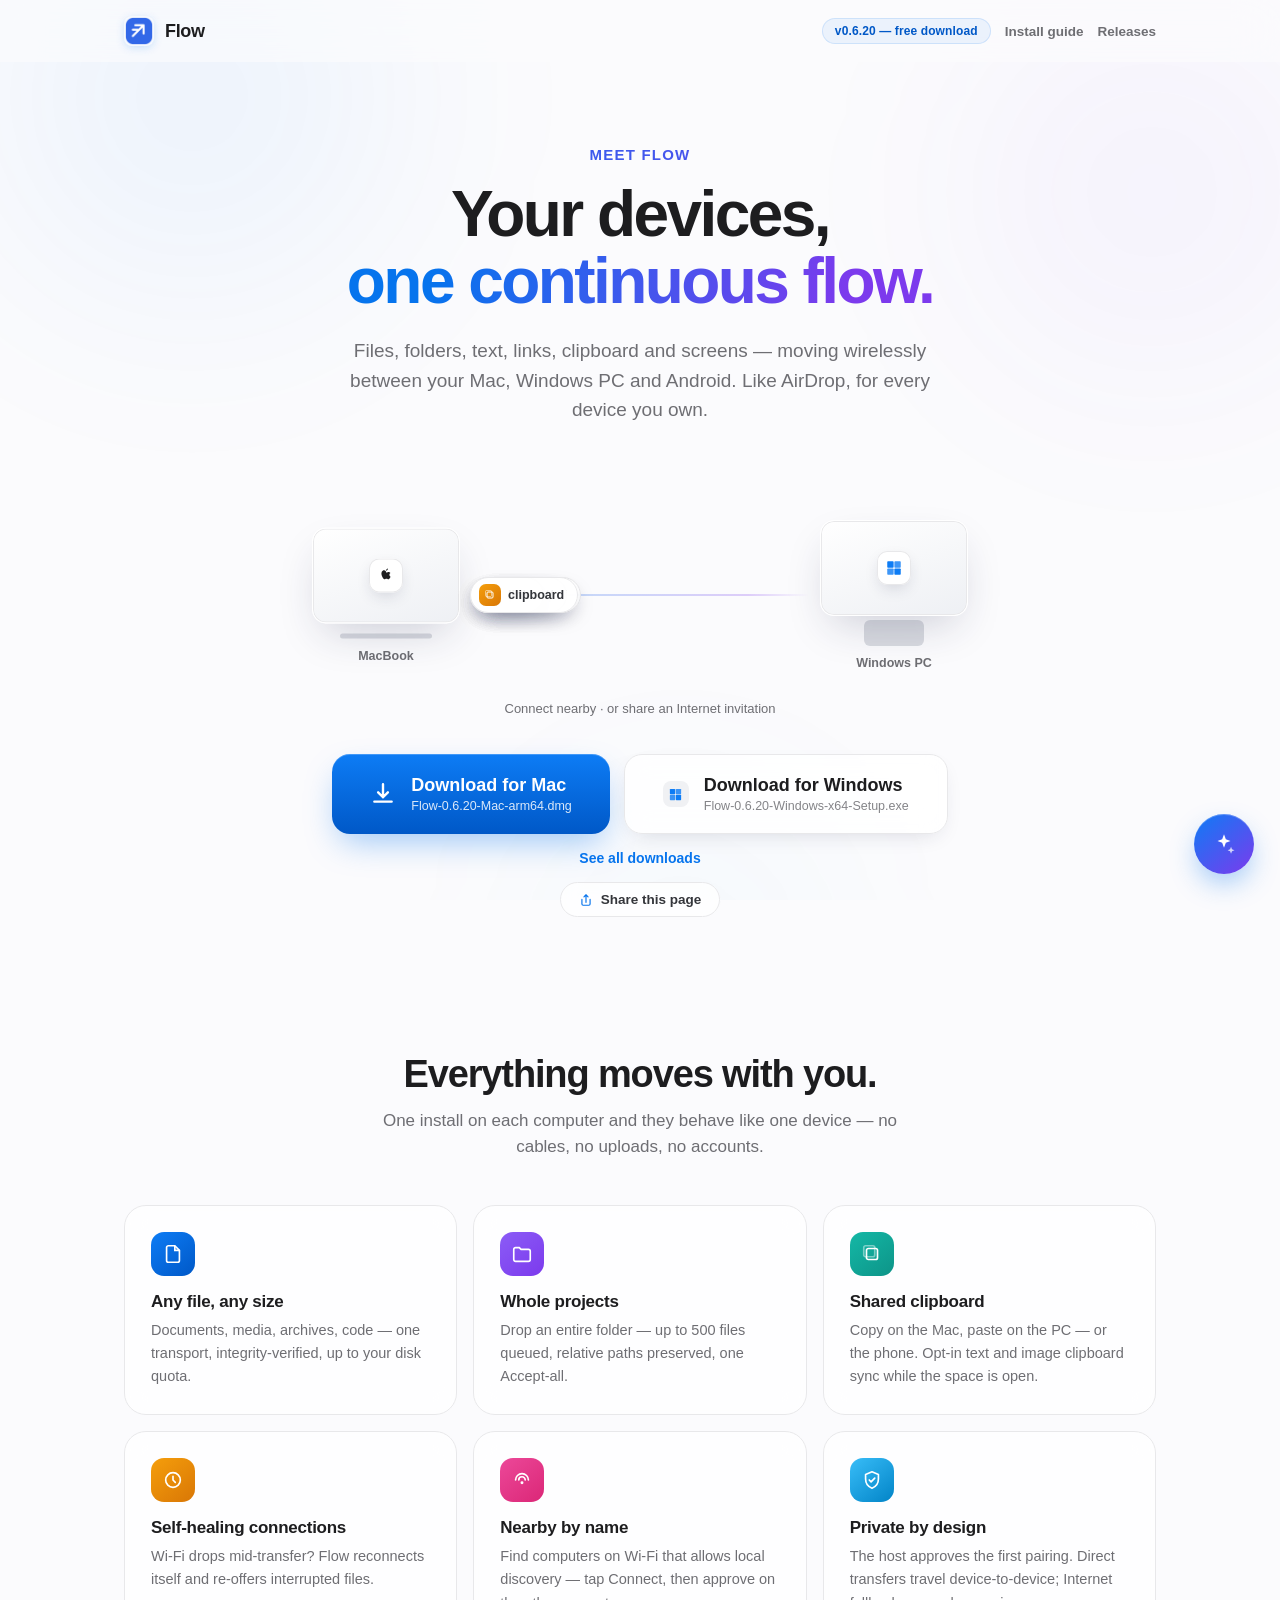
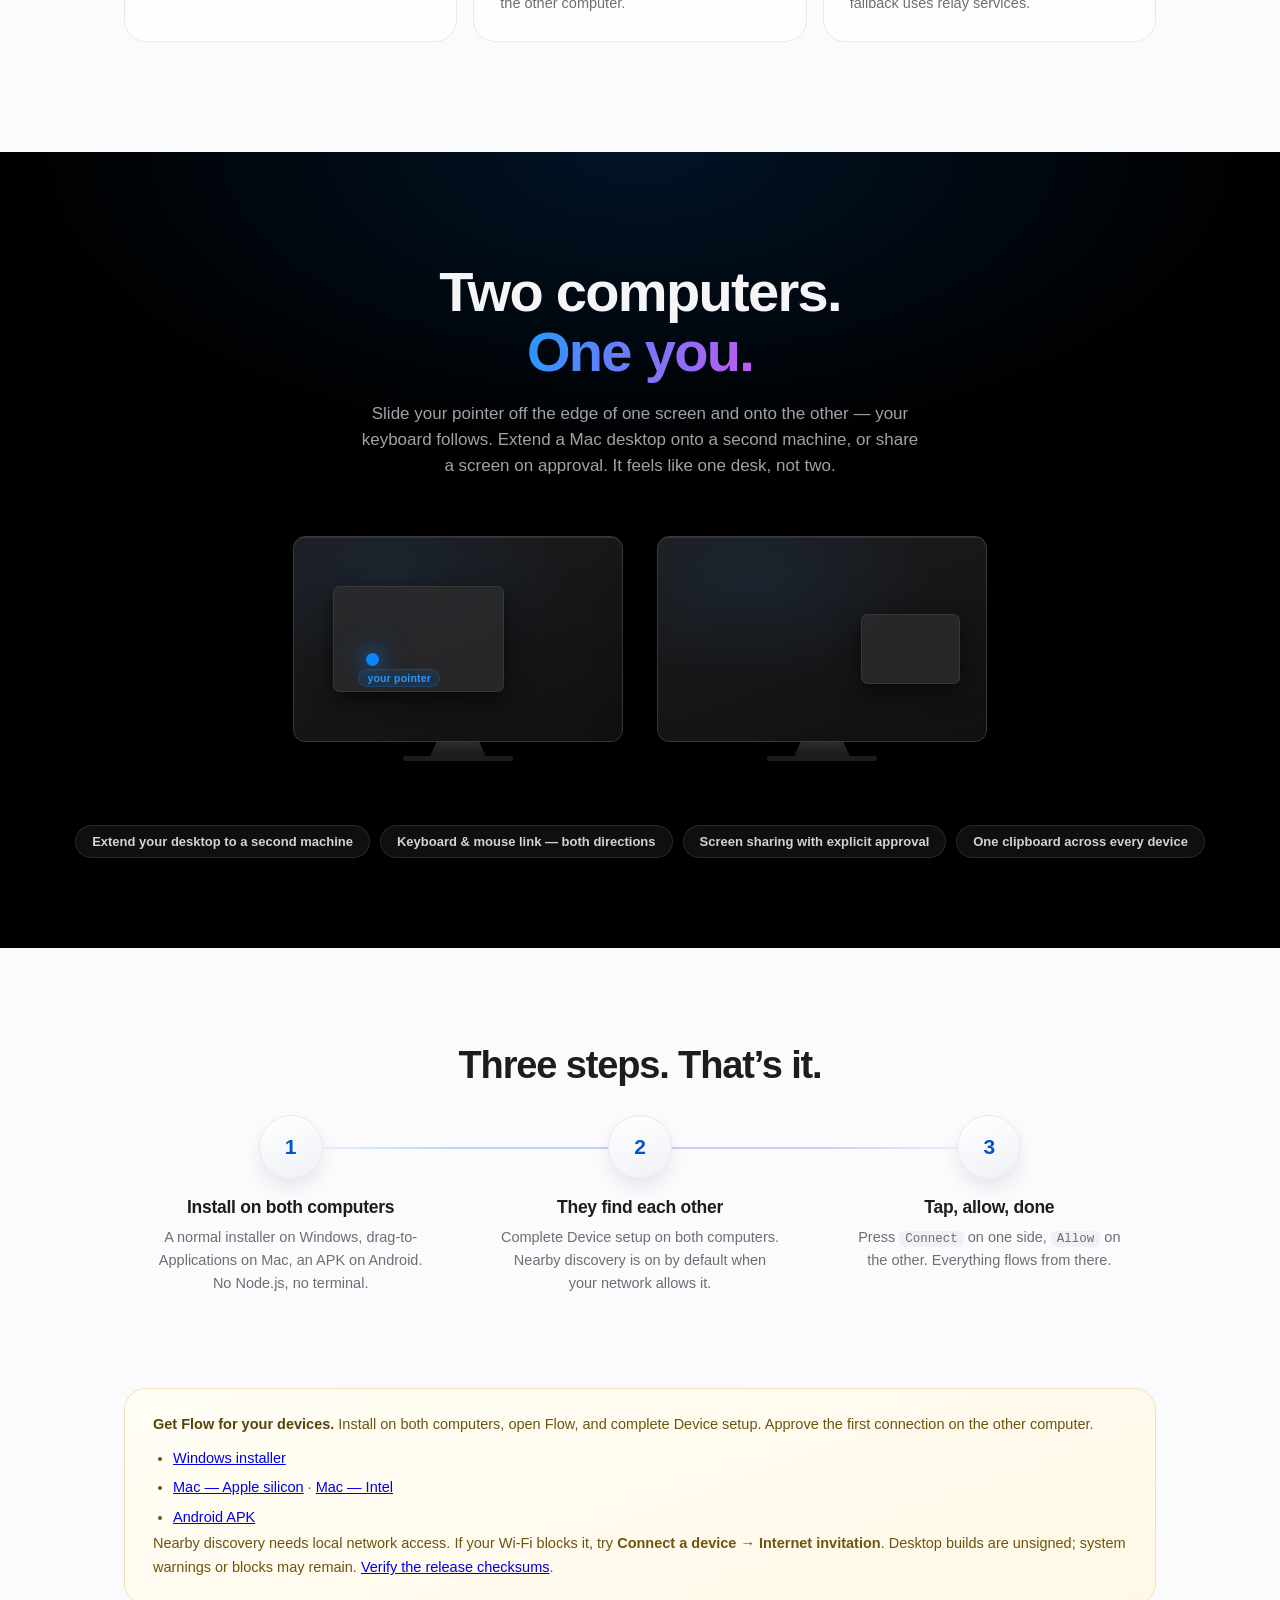
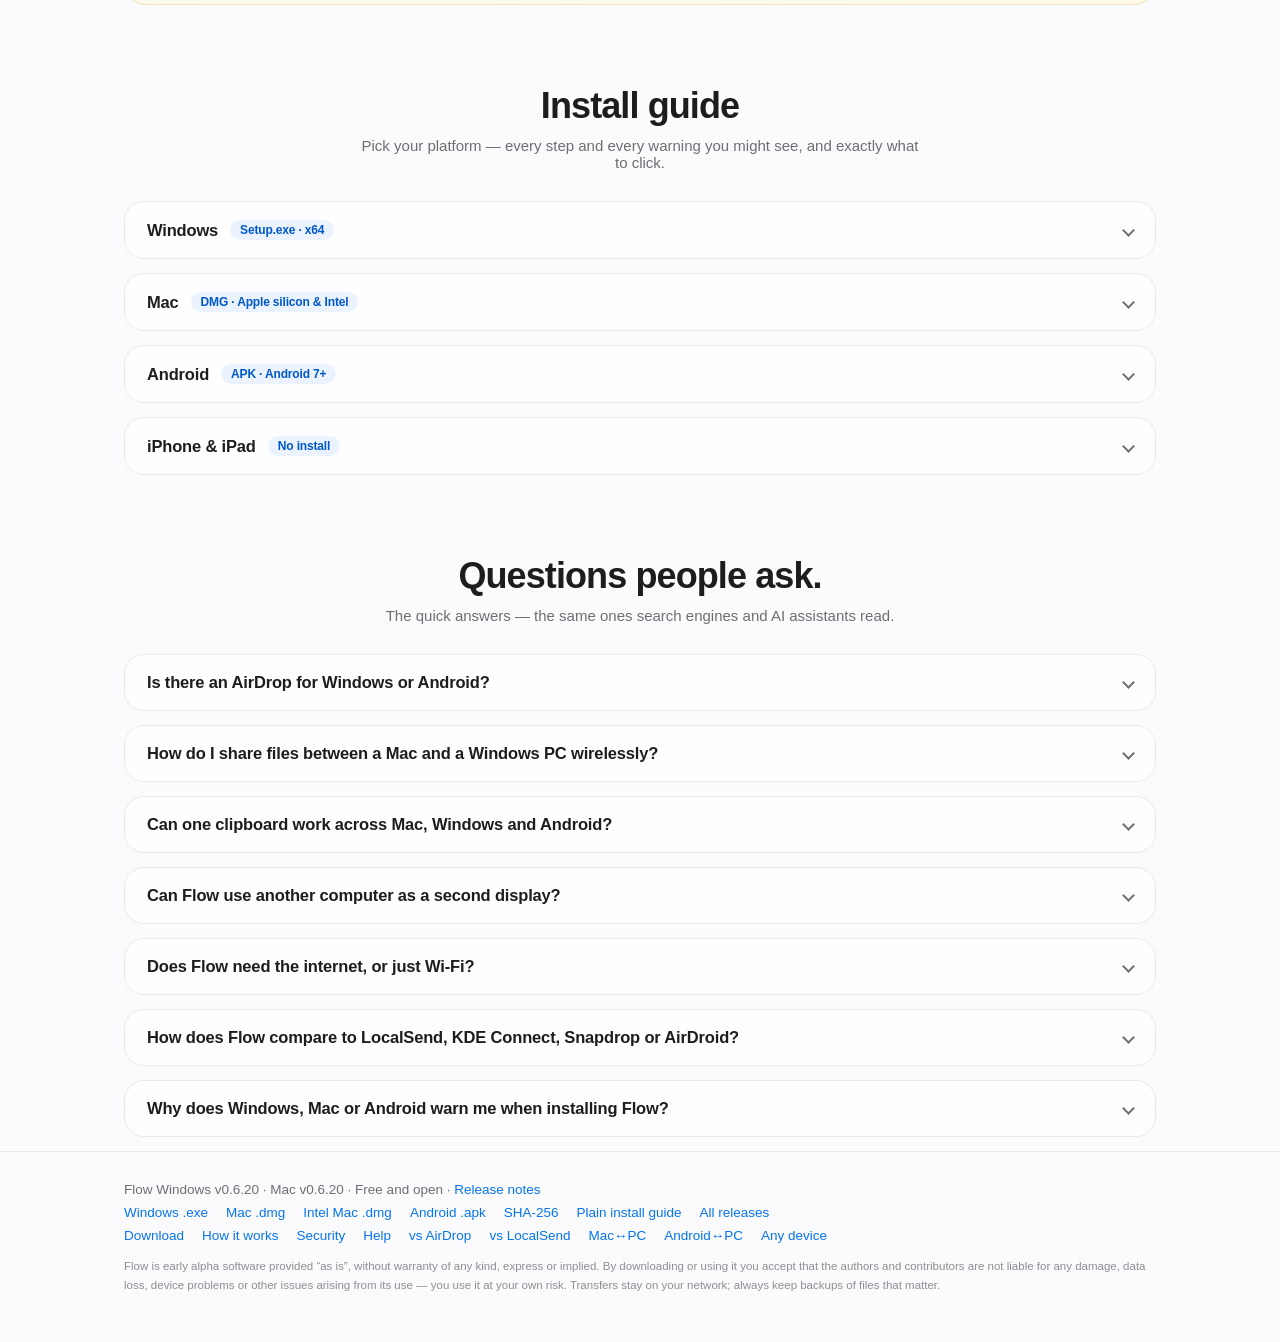
<file: index.html>
<!doctype html>
<html lang="en">
  <head>
    <meta charset="utf-8" />
    <meta name="viewport" content="width=device-width, initial-scale=1" />
    <title>
      Flow — AirDrop-style file sharing for Windows, Mac &amp; Android
    </title>
    <meta
      name="description"
      content="Flow moves files, folders, text, links and clipboard between your Mac, Windows PC and Android phone wirelessly — like AirDrop, for every device you own. Share from the Windows Send To menu, Finder Open With, the Android share sheet or the menu-bar tray."
    />
    <link rel="canonical" href="https://platiniumtermite.github.io/" />
    <meta name="theme-color" content="#0674ed" />
    <meta property="og:type" content="website" />
    <meta property="og:site_name" content="Flow" />
    <meta property="og:url" content="https://platiniumtermite.github.io/" />
    <meta
      property="og:title"
      content="Flow — your devices, one continuous flow"
    />
    <meta
      property="og:description"
      content="AirDrop-like continuity for every device you own. Move files, folders, text, clipboard and screens between Mac, Windows and Android — free download."
    />
    <meta
      property="og:image"
      content="https://platiniumtermite.github.io/Flow.png"
    />
    <meta name="twitter:card" content="summary" />
    <meta
      name="twitter:title"
      content="Flow — your devices, one continuous flow"
    />
    <meta
      name="twitter:description"
      content="AirDrop-like continuity for every device you own. Move files, folders, text, clipboard and screens between Mac, Windows and Android."
    />
    <meta
      name="twitter:image"
      content="https://platiniumtermite.github.io/Flow.png"
    />
    <meta
      name="keywords"
      content="airdrop for windows, continuity for windows, share files mac windows android, clipboard sync, extended display, universal control alternative"
    />
    <meta
      name="google-site-verification"
      content="go0T_P_wX81kLyziP_LCDEu0iZBkW4DK059RLP5fNl0"
    />
    <meta name="theme-color" content="#fafafa" />
    <link rel="icon" type="image/png" href="/Flow.png" />
    <script type="application/ld+json">
      {
        "@context": "https://schema.org",
        "@type": "SoftwareApplication",
        "name": "Flow",
        "alternateName": "Flow Universal Continuity",
        "description": "AirDrop-like continuity for every device: share files, folders, text, links, clipboard, screens and keyboard/mouse between Mac, Windows and Android over Wi-Fi. Nearby discovery depends on network access; the first connection asks for approval.",
        "operatingSystem": "macOS, Windows, Android",
        "applicationCategory": "UtilitiesApplication",
        "offers": { "@type": "Offer", "price": "0", "priceCurrency": "USD" },
        "url": "https://platiniumtermite.github.io/",
        "downloadUrl": "https://github.com/PlatiniumTermite/flow-downloads/releases",
        "softwareVersion": "0.6.20",
        "featureList": "AirDrop-style file sharing, universal clipboard sync, extended display to a second computer, bidirectional keyboard and mouse link, screen sharing with approval, resumable transfers, menu-bar and system-tray agent",
        "keywords": "airdrop for windows, apple continuity for windows, share files mac windows android, universal clipboard windows mac, extended display second computer, universal control alternative"
      }
    </script>
    <script type="application/ld+json">
      {
        "@context": "https://schema.org",
        "@type": "FAQPage",
        "mainEntity": [
          {
            "@type": "Question",
            "name": "Is there an AirDrop for Windows or Android?",
            "acceptedAnswer": {
              "@type": "Answer",
              "text": "Flow is the closest equivalent: a free app that puts AirDrop-style sending on Windows, macOS and Android. Devices on a network that allows local discovery can find each other. The receiver approves the first pairing; an Internet invitation is available when local access is blocked."
            }
          },
          {
            "@type": "Question",
            "name": "How do I share files between a Mac and a Windows PC wirelessly?",
            "acceptedAnswer": {
              "@type": "Answer",
              "text": "Install Flow on both computers and join the same Wi-Fi. The computers find each other like AirDrop, one side taps Connect, the other taps Allow, and files can be sent in either direction with progress, resume and folder support."
            }
          },
          {
            "@type": "Question",
            "name": "Can one clipboard work across Mac, Windows and Android?",
            "acceptedAnswer": {
              "@type": "Answer",
              "text": "Yes. Flow syncs copied text in both directions between desktops — like Apple's Universal Clipboard — and clipboard images between desktops too. Android participates through the app and share sheet."
            }
          },
          {
            "@type": "Question",
            "name": "Can Flow use another computer as a second display?",
            "acceptedAnswer": {
              "@type": "Answer",
              "text": "Yes — a Mac can extend its desktop onto a connected Windows or Mac computer over Wi-Fi (experimental), and either side can drive the extended screen with its own keyboard and mouse after approval."
            }
          },
          {
            "@type": "Question",
            "name": "Does Flow need the internet?",
            "acceptedAnswer": {
              "@type": "Answer",
              "text": "Local connections can run over Wi-Fi. Internet invitations and relay fallback require Internet access and reachable services."
            }
          },
          {
            "@type": "Question",
            "name": "How does Flow compare to LocalSend, KDE Connect, Snapdrop or AirDroid?",
            "acceptedAnswer": {
              "@type": "Answer",
              "text": "Flow focuses on the full continuity experience rather than just file transfer: alongside AirDrop-style sending it adds a shared clipboard, screen sharing, a second-computer extended display and bidirectional keyboard/mouse linking, all from a menu-bar or tray agent that stays discoverable without a window open."
            }
          },
          {
            "@type": "Question",
            "name": "Why does my computer warn me when installing Flow?",
            "acceptedAnswer": {
              "@type": "Answer",
              "text": "Flow is an early-alpha build distributed outside the app stores, so Windows SmartScreen, macOS Gatekeeper and Play Protect show their standard 'unknown developer' warnings. On Windows click More info → Run anyway; on Mac right-click Flow → Open → Open; on Android tap More details → Install anyway."
            }
          }
        ]
      }
    </script>
    <script type="application/ld+json">
      {
        "@context": "https://schema.org",
        "@type": "Organization",
        "name": "Flow",
        "url": "https://platiniumtermite.github.io/",
        "logo": "https://platiniumtermite.github.io/Flow.png"
      }
    </script>
    <script type="application/ld+json">
      {
        "@context": "https://schema.org",
        "@type": "WebSite",
        "name": "Flow",
        "url": "https://platiniumtermite.github.io/"
      }
    </script>
    <style>
      :root {
        --blue: #0674ed;
        --blue-deep: #0058c7;
        --violet: #7c3aed;
        --ink: #1d1d1f;
        --muted: #6e6e73;
        --line: #e8e8ea;
        --card: rgba(255, 255, 255, 0.72);
        --ease: cubic-bezier(0.22, 1, 0.36, 1);
      }
      * {
        box-sizing: border-box;
        margin: 0;
      }
      html {
        scroll-behavior: smooth;
      }
      body {
        font-family:
          -apple-system, BlinkMacSystemFont, "SF Pro Display", "SF Pro Text",
          "Segoe UI", Roboto, Inter, sans-serif;
        color: var(--ink);
        background: #fbfbfd;
        -webkit-font-smoothing: antialiased;
        text-rendering: optimizeLegibility;
        overflow-x: hidden;
      }

      /* ---------- ambient ---------- */
      .ambient {
        position: fixed;
        inset: 0;
        z-index: -2;
        overflow: hidden;
      }
      .ambient i {
        position: absolute;
        border-radius: 50%;
        filter: blur(90px);
        opacity: 0.5;
      }
      .ambient i.a {
        width: 44rem;
        height: 40rem;
        left: -10rem;
        top: -14rem;
        background: radial-gradient(circle, #0674ed26, transparent 65%);
        animation: drift-a 26s ease-in-out infinite alternate;
      }
      .ambient i.b {
        width: 40rem;
        height: 36rem;
        right: -12rem;
        top: -6rem;
        background: radial-gradient(circle, #7c3aed1f, transparent 65%);
        animation: drift-b 32s ease-in-out infinite alternate;
      }
      .ambient i.c {
        width: 34rem;
        height: 30rem;
        left: 32%;
        bottom: -18rem;
        background: radial-gradient(circle, #0ea5e914, transparent 65%);
        animation: drift-c 38s ease-in-out infinite alternate;
      }
      @keyframes drift-a {
        to {
          transform: translate(7rem, 5rem) scale(1.12);
        }
      }
      @keyframes drift-b {
        to {
          transform: translate(-6rem, 7rem) scale(1.08);
        }
      }
      @keyframes drift-c {
        to {
          transform: translate(-5rem, -6rem) scale(1.15);
        }
      }

      /* ---------- frosted nav ---------- */
      nav {
        position: sticky;
        top: 0;
        z-index: 50;
        backdrop-filter: saturate(180%) blur(20px);
        -webkit-backdrop-filter: saturate(180%) blur(20px);
        background: rgba(251, 251, 253, 0.72);
        transition: box-shadow 0.35s var(--ease);
      }
      nav.scrolled {
        box-shadow: 0 1px 0 var(--line);
      }
      .nav-in {
        max-width: 1080px;
        margin: 0 auto;
        padding: 16px 24px;
        display: flex;
        align-items: center;
        justify-content: space-between;
      }
      .brand {
        display: flex;
        align-items: center;
        gap: 11px;
        font-weight: 700;
        font-size: 18px;
        letter-spacing: -0.02em;
      }
      .brand img {
        width: 30px;
        height: 30px;
        border-radius: 8px;
        box-shadow: 0 2px 8px #0674ed30;
      }
      .nav-right {
        display: flex;
        align-items: center;
        gap: 14px;
      }
      .badge {
        font-size: 12px;
        font-weight: 600;
        letter-spacing: 0.01em;
        color: var(--blue-deep);
        background: #0674ed10;
        border: 1px solid #0674ed22;
        padding: 5px 12px;
        border-radius: 999px;
      }
      .nav-link {
        font-size: 13.5px;
        font-weight: 600;
        color: var(--muted);
        text-decoration: none;
        transition: color 0.2s;
      }
      .nav-link:hover {
        color: var(--ink);
      }

      .wrap {
        max-width: 1080px;
        margin: 0 auto;
        padding: 0 24px;
      }

      /* ---------- reveal ---------- */
      .reveal {
        opacity: 0;
        transform: translateY(26px);
        transition:
          opacity 0.9s var(--ease),
          transform 0.9s var(--ease);
        transition-delay: var(--d, 0s);
      }
      .reveal.in {
        opacity: 1;
        transform: none;
      }

      /* ---------- hero ---------- */
      .hero {
        text-align: center;
        padding: 84px 0 40px;
      }
      .eyebrow {
        font-size: 15px;
        font-weight: 600;
        letter-spacing: 0.08em;
        text-transform: uppercase;
        background: linear-gradient(100deg, var(--blue), var(--violet));
        -webkit-background-clip: text;
        background-clip: text;
        color: transparent;
        margin-bottom: 18px;
      }
      .hero h1 {
        font-size: clamp(38px, 6.4vw, 64px);
        letter-spacing: -0.04em;
        line-height: 1.04;
        font-weight: 750;
      }
      .hero h1 span {
        background: linear-gradient(105deg, var(--blue) 15%, var(--violet) 85%);
        -webkit-background-clip: text;
        background-clip: text;
        color: transparent;
      }
      .hero p.sub {
        margin: 22px auto 0;
        max-width: 580px;
        font-size: 19px;
        line-height: 1.55;
        color: var(--muted);
      }

      /* ---------- device flow visual ---------- */
      .stage {
        position: relative;
        margin: 56px auto 8px;
        width: min(680px, 92vw);
        height: 230px;
      }
      .dev {
        position: absolute;
        top: 50%;
        transform: translateY(-50%);
        width: 148px;
        display: flex;
        flex-direction: column;
        align-items: center;
        gap: 10px;
        animation: float 7s ease-in-out infinite;
      }
      .dev.left {
        left: 12px;
      }
      .dev.right {
        right: 12px;
        animation-delay: -3.5s;
      }
      @keyframes float {
        0%,
        100% {
          transform: translateY(-52%);
        }
        50% {
          transform: translateY(-47%);
        }
      }
      .screen {
        width: 148px;
        height: 96px;
        border-radius: 14px;
        background: linear-gradient(160deg, #ffffff, #eef0f4);
        border: 1px solid #ffffff;
        box-shadow:
          0 18px 44px -12px rgba(31, 38, 71, 0.22),
          inset 0 0 0 1px var(--line);
        display: grid;
        place-items: center;
        position: relative;
        overflow: hidden;
      }
      .screen::after {
        content: "";
        position: absolute;
        inset: 0;
        background: linear-gradient(
          115deg,
          transparent 30%,
          #ffffff70 48%,
          transparent 62%
        );
        transform: translateX(-120%);
        animation: sheen 6s ease-in-out infinite;
      }
      @keyframes sheen {
        0%,
        55% {
          transform: translateX(-120%);
        }
        80%,
        100% {
          transform: translateX(120%);
        }
      }
      .dev .base {
        width: 92px;
        height: 5px;
        border-radius: 4px;
        background: #d8dae0;
      }
      .dev.right .base {
        width: 60px;
        height: 26px;
        border-radius: 6px;
        margin-top: -6px;
      }
      .os-dot {
        width: 34px;
        height: 34px;
        border-radius: 10px;
        display: grid;
        place-items: center;
        background: #fff;
        box-shadow:
          0 6px 16px -4px rgba(31, 38, 71, 0.18),
          inset 0 0 0 1px var(--line);
      }
      .os-dot svg {
        width: 18px;
        height: 18px;
      }
      .dev .name {
        font-size: 12.5px;
        font-weight: 600;
        color: var(--muted);
      }

      /* radar pulse behind each device */
      .pulse {
        position: absolute;
        top: 50%;
        width: 150px;
        height: 150px;
        transform: translateY(-50%);
        border-radius: 50%;
        pointer-events: none;
      }
      .pulse.left {
        left: 11px;
      }
      .pulse.right {
        right: 11px;
      }
      .pulse::before,
      .pulse::after {
        content: "";
        position: absolute;
        inset: 0;
        border-radius: 50%;
        border: 1.5px solid #0674ed;
        opacity: 0;
        animation: radar 4.5s ease-out infinite;
      }
      .pulse::after {
        animation-delay: 2.25s;
      }
      @keyframes radar {
        0% {
          transform: scale(0.55);
          opacity: 0.5;
        }
        100% {
          transform: scale(1.5);
          opacity: 0;
        }
      }

      /* the beam + flying payloads */
      .beam {
        position: absolute;
        left: 170px;
        right: 170px;
        top: 50%;
        height: 2px;
        transform: translateY(-50%);
        background: linear-gradient(
          90deg,
          transparent,
          #0674ed3d 18%,
          #7c3aed3d 82%,
          transparent
        );
        border-radius: 2px;
      }
      .fly {
        position: absolute;
        top: 50%;
        left: 170px;
        transform: translateY(-50%);
        animation: travel 3.4s var(--ease) infinite;
      }
      .fly.f2 {
        animation-delay: -1.7s;
      }
      .fly.back {
        animation-name: travel-back;
        animation-delay: -0.85s;
      }
      .fly.back.f4 {
        animation-delay: -2.55s;
      }
      @keyframes travel {
        0% {
          left: 170px;
          opacity: 0;
          transform: translateY(-50%) scale(0.7);
        }
        12% {
          opacity: 1;
          transform: translateY(-50%) scale(1);
        }
        88% {
          opacity: 1;
        }
        100% {
          left: calc(100% - 208px);
          opacity: 0;
          transform: translateY(-50%) scale(0.7);
        }
      }
      @keyframes travel-back {
        0% {
          left: calc(100% - 208px);
          opacity: 0;
          transform: translateY(-50%) scale(0.7);
        }
        12% {
          opacity: 1;
          transform: translateY(-50%) scale(1);
        }
        88% {
          opacity: 1;
        }
        100% {
          left: 170px;
          opacity: 0;
          transform: translateY(-50%) scale(0.7);
        }
      }
      .chip {
        display: inline-flex;
        align-items: center;
        gap: 7px;
        background: rgba(255, 255, 255, 0.92);
        border: 1px solid var(--line);
        border-radius: 999px;
        padding: 6px 13px 6px 8px;
        font-size: 12.5px;
        font-weight: 600;
        color: #34363b;
        box-shadow: 0 8px 22px -8px rgba(31, 38, 71, 0.28);
        white-space: nowrap;
      }
      .chip i {
        width: 22px;
        height: 22px;
        border-radius: 7px;
        display: grid;
        place-items: center;
        color: #fff;
        font-style: normal;
      }
      .chip.blue i {
        background: linear-gradient(140deg, #0d7cf5, var(--blue-deep));
      }
      .chip.violet i {
        background: linear-gradient(140deg, #8b5cf6, var(--violet));
      }
      .chip.teal i {
        background: linear-gradient(140deg, #14b8a6, #0d9488);
      }
      .chip.amber i {
        background: linear-gradient(140deg, #f59e0b, #d97706);
      }
      .chip svg {
        width: 12px;
        height: 12px;
      }
      .stage .cap {
        position: absolute;
        left: 0;
        right: 0;
        bottom: -6px;
        text-align: center;
        font-size: 13px;
        color: var(--muted);
      }

      /* ---------- download ---------- */
      .dl-zone {
        margin-top: 44px;
        display: flex;
        flex-direction: column;
        align-items: center;
        gap: 16px;
      }
      .dl-row {
        display: flex;
        flex-wrap: wrap;
        justify-content: center;
        gap: 14px;
      }
      .dl-btn {
        position: relative;
        display: inline-flex;
        align-items: center;
        gap: 15px;
        font-size: 18px;
        font-weight: 650;
        padding: 19px 38px;
        border-radius: 18px;
        text-decoration: none;
        overflow: hidden;
        transition:
          transform 0.25s var(--ease),
          box-shadow 0.25s var(--ease);
      }
      .dl-btn svg {
        flex: none;
      }
      .dl-btn .meta {
        display: flex;
        flex-direction: column;
        align-items: flex-start;
        line-height: 1.3;
        position: relative;
      }
      .dl-btn .meta small {
        font-size: 12.5px;
        font-weight: 500;
        opacity: 0.85;
        font-variant-numeric: tabular-nums;
      }
      #dl {
        position: relative;
        display: inline-flex;
        align-items: center;
        gap: 15px;
        background: linear-gradient(180deg, #0d7cf5, var(--blue-deep));
        color: #fff;
        font-size: 18px;
        font-weight: 650;
        padding: 19px 38px;
        border-radius: 18px;
        text-decoration: none;
        overflow: hidden;
        box-shadow:
          0 14px 34px -8px #0674ed66,
          inset 0 1px 0 #ffffff38;
        transition:
          transform 0.25s var(--ease),
          box-shadow 0.25s var(--ease);
      }
      #dl::before {
        content: "";
        position: absolute;
        inset: 0;
        background: linear-gradient(
          110deg,
          transparent 30%,
          #ffffff2e 50%,
          transparent 68%
        );
        transform: translateX(-130%);
        transition: transform 0.7s var(--ease);
      }
      #dl:hover {
        transform: translateY(-2px) scale(1.015);
        box-shadow:
          0 20px 44px -8px #0674ed77,
          inset 0 1px 0 #ffffff38;
      }
      #dl:hover::before {
        transform: translateX(130%);
      }
      #dl:active {
        transform: translateY(0) scale(0.99);
      }
      #dl-alt {
        background: rgba(255, 255, 255, 0.82);
        backdrop-filter: blur(12px);
        -webkit-backdrop-filter: blur(12px);
        color: var(--ink);
        border: 1px solid var(--line);
        box-shadow: 0 8px 22px -10px rgba(31, 38, 71, 0.18);
      }
      #dl-alt:hover {
        transform: translateY(-2px) scale(1.015);
        border-color: #0674ed55;
        box-shadow: 0 16px 34px -12px rgba(31, 38, 71, 0.26);
      }
      #dl-alt:active {
        transform: translateY(0) scale(0.99);
      }
      #dl-alt .meta small {
        color: var(--muted);
      }
      #dl-alt .os-mini {
        width: 26px;
        height: 26px;
        border-radius: 8px;
        display: grid;
        place-items: center;
        background: #f0f1f4;
      }
      #dl-alt .os-mini svg {
        width: 15px;
        height: 15px;
      }
      #dl-alt.hidden-alt {
        display: none;
      }
      .dl-note {
        font-size: 14px;
        color: var(--muted);
      }
      .dl-note a {
        color: var(--blue);
        text-decoration: none;
        font-weight: 600;
      }
      .dl-note a:hover {
        text-decoration: underline;
      }
      .share-btn {
        display: inline-flex;
        align-items: center;
        gap: 8px;
        border: 1px solid var(--line);
        background: rgba(255, 255, 255, 0.75);
        backdrop-filter: blur(10px);
        -webkit-backdrop-filter: blur(10px);
        color: #34363b;
        font-size: 13.5px;
        font-weight: 600;
        padding: 9px 18px;
        border-radius: 999px;
        cursor: pointer;
        transition:
          border-color 0.2s,
          transform 0.2s var(--ease),
          box-shadow 0.2s var(--ease);
      }
      .share-btn:hover {
        border-color: #0674ed66;
        transform: translateY(-1px);
        box-shadow: 0 8px 18px -8px rgba(31, 38, 71, 0.25);
      }
      .share-btn svg {
        width: 14px;
        height: 14px;
        color: var(--blue);
      }
      .toast {
        position: fixed;
        left: 50%;
        bottom: 34px;
        transform: translate(-50%, 20px);
        background: #1d1d1f;
        color: #fff;
        font-size: 14px;
        font-weight: 600;
        padding: 12px 22px;
        border-radius: 12px;
        box-shadow: 0 14px 34px rgba(0, 0, 0, 0.25);
        opacity: 0;
        pointer-events: none;
        transition:
          opacity 0.35s var(--ease),
          transform 0.35s var(--ease);
        z-index: 95;
      }
      .toast.show {
        opacity: 1;
        transform: translate(-50%, 0);
      }
      .dots {
        display: inline-flex;
        gap: 3px;
      }
      .dots b {
        width: 4px;
        height: 4px;
        border-radius: 50%;
        background: currentColor;
        opacity: 0.35;
        animation: blink 1.2s ease-in-out infinite;
      }
      .dots b:nth-child(2) {
        animation-delay: 0.2s;
      }
      .dots b:nth-child(3) {
        animation-delay: 0.4s;
      }
      @keyframes blink {
        50% {
          opacity: 1;
        }
      }

      /* ---------- feature showcase ---------- */
      .section-title {
        text-align: center;
        font-size: clamp(26px, 3.6vw, 38px);
        font-weight: 720;
        letter-spacing: -0.03em;
        padding: 96px 0 12px;
      }
      .section-sub {
        text-align: center;
        color: var(--muted);
        font-size: 17px;
        max-width: 560px;
        margin: 0 auto 44px;
        line-height: 1.55;
      }
      .showcase {
        display: grid;
        grid-template-columns: repeat(3, 1fr);
        gap: 16px;
      }
      @media (max-width: 820px) {
        .showcase {
          grid-template-columns: 1fr;
        }
      }
      .card {
        background: var(--card);
        backdrop-filter: blur(14px);
        -webkit-backdrop-filter: blur(14px);
        border: 1px solid var(--line);
        border-radius: 22px;
        padding: 26px;
        transition:
          transform 0.35s var(--ease),
          box-shadow 0.35s var(--ease),
          border-color 0.35s var(--ease);
      }
      .card:hover {
        transform: translateY(-4px);
        border-color: #0674ed40;
        box-shadow: 0 22px 44px -18px rgba(31, 38, 71, 0.22);
      }
      .card .ico {
        width: 44px;
        height: 44px;
        border-radius: 13px;
        display: grid;
        place-items: center;
        margin-bottom: 16px;
        color: #fff;
      }
      .card:nth-child(6n + 1) .ico {
        background: linear-gradient(140deg, #0d7cf5, var(--blue-deep));
      }
      .card:nth-child(6n + 2) .ico {
        background: linear-gradient(140deg, #8b5cf6, var(--violet));
      }
      .card:nth-child(6n + 3) .ico {
        background: linear-gradient(140deg, #14b8a6, #0d9488);
      }
      .card:nth-child(6n + 4) .ico {
        background: linear-gradient(140deg, #f59e0b, #d97706);
      }
      .card:nth-child(6n + 5) .ico {
        background: linear-gradient(140deg, #ec4899, #db2777);
      }
      .card:nth-child(6n + 6) .ico {
        background: linear-gradient(140deg, #38bdf8, #0284c7);
      }
      .card .ico svg {
        width: 22px;
        height: 22px;
      }
      .card h3 {
        font-size: 17px;
        letter-spacing: -0.015em;
        margin-bottom: 7px;
      }
      .card p {
        font-size: 14.5px;
        line-height: 1.6;
        color: var(--muted);
      }
      .card p code {
        background: #f0f1f4;
        border-radius: 6px;
        padding: 1px 6px;
        font-size: 12.5px;
      }

      /* ---------- steps ---------- */
      .steps {
        position: relative;
        display: grid;
        grid-template-columns: repeat(3, 1fr);
        gap: 16px;
        margin-top: 8px;
      }
      @media (max-width: 820px) {
        .steps {
          grid-template-columns: 1fr;
        }
        .steps::before {
          display: none;
        }
      }
      .steps::before {
        content: "";
        position: absolute;
        top: 40px;
        left: 14%;
        right: 14%;
        height: 1.5px;
        background: linear-gradient(
          90deg,
          transparent,
          #0674ed45 25%,
          #7c3aed45 75%,
          transparent
        );
      }
      .step {
        position: relative;
        text-align: center;
        padding: 8px 18px 4px;
      }
      .step .n {
        position: relative;
        z-index: 1;
        display: inline-grid;
        place-items: center;
        width: 64px;
        height: 64px;
        border-radius: 50%;
        background: linear-gradient(160deg, #ffffff, #eef1f7);
        border: 1px solid var(--line);
        box-shadow: 0 10px 26px -10px rgba(31, 38, 71, 0.22);
        color: var(--blue-deep);
        font-weight: 750;
        font-size: 21px;
        margin-bottom: 18px;
      }
      .step h3 {
        font-size: 17.5px;
        letter-spacing: -0.015em;
        margin-bottom: 8px;
      }
      .step p {
        font-size: 14.5px;
        line-height: 1.6;
        color: var(--muted);
        max-width: 280px;
        margin: 0 auto;
      }
      .step p code {
        background: #f0f1f4;
        border-radius: 6px;
        padding: 1px 6px;
        font-size: 12.5px;
      }

      /* ---------- cinematic dark section ---------- */
      .dark {
        margin: 110px calc(50% - 50vw) 0;
        padding: 110px 24px 90px;
        background: #000;
        color: #f5f5f7;
        text-align: center;
        position: relative;
        overflow: hidden;
      }
      .dark::before {
        content: "";
        position: absolute;
        inset: 0;
        background: radial-gradient(
          ellipse 70% 55% at 50% 0%,
          #0a84ff26,
          transparent 70%
        );
        pointer-events: none;
      }
      .dark h2 {
        font-size: clamp(34px, 5.4vw, 56px);
        font-weight: 800;
        letter-spacing: -0.03em;
        line-height: 1.08;
        position: relative;
      }
      .dark h2 span {
        background: linear-gradient(100deg, #2997ff, #bf5af2);
        -webkit-background-clip: text;
        background-clip: text;
        color: transparent;
      }
      .dark .sub {
        color: #a1a1a6;
        font-size: 17px;
        max-width: 560px;
        margin: 18px auto 56px;
        line-height: 1.55;
        position: relative;
      }
      /* two displays, one pointer — the universal-control moment */
      .uc-scene {
        position: relative;
        display: flex;
        justify-content: center;
        align-items: flex-end;
        gap: 34px;
        margin: 0 auto 64px;
        max-width: 760px;
      }
      .uc-mon {
        width: min(330px, 42vw);
        aspect-ratio: 16 / 10;
        border-radius: 12px;
        background: linear-gradient(160deg, #1d1d1f, #101012);
        border: 1px solid #38383d;
        box-shadow:
          0 30px 70px -20px #000c,
          inset 0 1px 0 #ffffff14;
        position: relative;
        overflow: hidden;
      }
      .uc-mon::before {
        /* desktop glow + menu bar */
        content: "";
        position: absolute;
        inset: 0;
        background:
          linear-gradient(#ffffff09, transparent 9%) top / 100% 8% no-repeat,
          radial-gradient(ellipse 90% 80% at 30% 20%, #2997ff14, transparent 60%);
      }
      .uc-mon .win {
        position: absolute;
        border-radius: 7px;
        background: #2c2c2ecc;
        border: 1px solid #ffffff12;
        box-shadow: 0 8px 24px #0009;
      }
      .uc-mon .win.w1 {
        width: 52%;
        height: 52%;
        left: 12%;
        top: 24%;
      }
      .uc-mon .win.w2 {
        width: 30%;
        height: 34%;
        right: 8%;
        top: 38%;
      }
      .uc-stand {
        width: 56px;
        height: 14px;
        margin: 0 auto;
        background: linear-gradient(#2c2c2e, #1a1a1c);
        clip-path: polygon(12% 0, 88% 0, 100% 100%, 0 100%);
      }
      .uc-base {
        width: 110px;
        height: 5px;
        margin: 0 auto;
        border-radius: 3px;
        background: #2c2c2e;
      }
      .uc-dot {
        position: absolute;
        width: 13px;
        height: 13px;
        border-radius: 50%;
        background: #0a84ff;
        box-shadow:
          0 0 20px #0a84ff,
          0 0 44px #0a84ff66;
        top: 52%;
        left: 14%;
        z-index: 3;
        animation: uc-glide 7s cubic-bezier(0.65, 0, 0.35, 1) infinite;
      }
      .uc-label {
        position: absolute;
        top: calc(52% + 16px);
        left: 14%;
        transform: translateX(-8px);
        font-size: 10.5px;
        font-weight: 600;
        letter-spacing: 0.02em;
        color: #2997ff;
        background: #0a84ff1f;
        border: 1px solid #0a84ff3d;
        padding: 2px 8px;
        border-radius: 20px;
        z-index: 3;
        white-space: nowrap;
        animation: uc-glide 7s cubic-bezier(0.65, 0, 0.35, 1) infinite;
      }
      @keyframes uc-glide {
        0%,
        18% {
          left: 14%;
        }
        46%,
        58% {
          left: 76%;
        }
        88%,
        100% {
          left: 14%;
        }
      }
      .dark .feats {
        display: flex;
        flex-wrap: wrap;
        justify-content: center;
        gap: 10px;
        position: relative;
      }
      .dark .feats span {
        font-size: 13px;
        font-weight: 550;
        color: #d2d2d7;
        background: #ffffff0f;
        border: 1px solid #ffffff1a;
        border-radius: 980px;
        padding: 8px 16px;
        backdrop-filter: blur(6px);
      }
      @media (prefers-reduced-motion: reduce) {
        .uc-dot,
        .uc-label {
          animation: none;
          left: 46%;
        }
      }
      @media (max-width: 560px) {
        .dark {
          padding: 70px 18px 60px;
        }
        .uc-scene {
          gap: 18px;
        }
      }

      /* ---------- install guide ---------- */
      .install {
        margin-top: 80px;
      }
      .install > h2 {
        font-size: clamp(26px, 4vw, 36px);
        letter-spacing: -0.025em;
        text-align: center;
        margin-bottom: 10px;
      }
      .install > p {
        text-align: center;
        color: var(--muted);
        font-size: 15px;
        margin: 0 auto 30px;
        max-width: 560px;
      }
      .os {
        background: var(--card);
        backdrop-filter: blur(14px);
        border: 1px solid var(--line);
        border-radius: 20px;
        margin-bottom: 14px;
        overflow: hidden;
      }
      .os > summary {
        cursor: pointer;
        list-style: none;
        display: flex;
        align-items: center;
        gap: 12px;
        padding: 18px 22px;
        font-weight: 700;
        font-size: 16.5px;
        letter-spacing: -0.01em;
      }
      .os > summary::-webkit-details-marker {
        display: none;
      }
      .os > summary .chev {
        margin-left: auto;
        width: 9px;
        height: 9px;
        border-right: 2px solid var(--muted);
        border-bottom: 2px solid var(--muted);
        transform: rotate(45deg);
        transition: transform 0.25s var(--ease);
      }
      .os[open] > summary .chev {
        transform: rotate(-135deg);
      }
      .os > summary .tag {
        font-weight: 600;
        font-size: 12px;
        color: var(--blue-deep);
        background: #eaf3ff;
        border-radius: 999px;
        padding: 3px 10px;
      }
      .os .os-body {
        padding: 0 26px 24px;
        font-size: 14.5px;
        line-height: 1.65;
        color: var(--muted);
      }
      .os .os-body ol {
        padding-left: 20px;
        margin: 0 0 14px;
      }
      .os .os-body ol li {
        margin-top: 7px;
      }
      .os .os-body code {
        background: #f0f1f4;
        border-radius: 6px;
        padding: 1px 6px;
        font-size: 12.5px;
      }
      .os .fix {
        background: #fffdf5;
        border: 1px solid #f0e2b4;
        border-radius: 14px;
        padding: 14px 16px;
        font-size: 13.5px;
      }
      .os .fix b {
        color: #57430a;
      }
      .os .fix ul {
        margin: 8px 0 0;
        padding-left: 18px;
      }
      .os .fix li + li {
        margin-top: 6px;
      }
      .os .fix code {
        background: #f5ead0;
      }

      /* ---------- notice ---------- */
      .notice {
        background: linear-gradient(160deg, #fffdf5, #fff8e6);
        border: 1px solid #f0e2b4;
        border-radius: 22px;
        padding: 24px 28px;
        font-size: 14.5px;
        line-height: 1.65;
        color: #6b5510;
        margin: 88px 0 64px;
      }
      .notice strong {
        color: #57430a;
      }
      .notice details {
        margin-top: 10px;
      }
      .notice summary {
        cursor: pointer;
        font-weight: 650;
        color: #57430a;
        list-style: none;
        display: inline-flex;
        align-items: center;
        gap: 7px;
      }
      .notice summary::after {
        content: "";
        width: 7px;
        height: 7px;
        border-right: 1.8px solid currentColor;
        border-bottom: 1.8px solid currentColor;
        transform: rotate(45deg);
        margin-top: -3px;
        transition: transform 0.25s var(--ease);
      }
      .notice details[open] summary::after {
        transform: rotate(-135deg);
        margin-top: 3px;
      }
      .notice summary::-webkit-details-marker {
        display: none;
      }
      .notice ul {
        margin: 10px 0 2px;
        padding-left: 20px;
      }
      .notice li + li {
        margin-top: 6px;
      }
      .notice code {
        background: #f5ead0;
        border-radius: 6px;
        padding: 1px 6px;
        font-size: 12.5px;
      }

      /* ---------- footer ---------- */
      footer {
        border-top: 1px solid var(--line);
        padding: 30px 0 48px;
        font-size: 13.5px;
        color: var(--muted);
      }
      .foot-in {
        max-width: 1080px;
        margin: 0 auto;
        padding: 0 24px;
        display: flex;
        flex-wrap: wrap;
        gap: 8px 24px;
        justify-content: space-between;
        align-items: center;
      }
      footer a {
        color: var(--blue);
        text-decoration: none;
        font-weight: 500;
      }
      footer a:hover {
        text-decoration: underline;
      }
      footer .links {
        display: flex;
        gap: 18px;
        flex-wrap: wrap;
      }
      .legal {
        max-width: 1080px;
        margin: 14px auto 0;
        padding: 0 24px;
        font-size: 11.5px;
        line-height: 1.6;
        color: #8e8e93;
      }
      .ver {
        font-variant-numeric: tabular-nums;
      }
      .hidden {
        display: none !important;
      }

      @media (max-width: 640px) {
        .stage {
          height: 200px;
        }
        .dev {
          width: 112px;
        }
        .dev .screen {
          width: 112px;
          height: 74px;
        }
        .dev .base {
          width: 68px;
        }
        .dev.right .base {
          width: 46px;
          height: 20px;
        }
        .pulse {
          width: 116px;
          height: 116px;
        }
        .beam,
        .fly {
          left: 128px;
        }
        .beam {
          right: 128px;
        }
        @keyframes travel {
          0% {
            left: 128px;
            opacity: 0;
            transform: translateY(-50%) scale(0.7);
          }
          12% {
            opacity: 1;
            transform: translateY(-50%) scale(1);
          }
          88% {
            opacity: 1;
          }
          100% {
            left: calc(100% - 156px);
            opacity: 0;
            transform: translateY(-50%) scale(0.7);
          }
        }
        @keyframes travel-back {
          0% {
            left: calc(100% - 156px);
            opacity: 0;
            transform: translateY(-50%) scale(0.7);
          }
          12% {
            opacity: 1;
            transform: translateY(-50%) scale(1);
          }
          88% {
            opacity: 1;
          }
          100% {
            left: 128px;
            opacity: 0;
            transform: translateY(-50%) scale(0.7);
          }
        }
        .chip {
          font-size: 11px;
          padding: 5px 10px 5px 6px;
        }
      }

      /* ---------- setup assistant ---------- */
      #assist-fab {
        position: fixed;
        right: 26px;
        bottom: 26px;
        z-index: 90;
        width: 60px;
        height: 60px;
        border: none;
        border-radius: 50%;
        cursor: pointer;
        display: grid;
        place-items: center;
        color: #fff;
        background: linear-gradient(140deg, #0d7cf5, var(--violet));
        box-shadow:
          0 12px 30px -6px #0674ed77,
          inset 0 1px 0 #ffffff40;
        transition:
          transform 0.3s var(--ease),
          box-shadow 0.3s var(--ease);
        animation: fab-pop 0.6s var(--ease) 1.4s backwards;
      }
      @keyframes fab-pop {
        from {
          transform: scale(0.4);
          opacity: 0;
        }
      }
      #assist-fab::after {
        content: "";
        position: absolute;
        inset: -4px;
        border-radius: 50%;
        border: 2px solid #0674ed55;
        opacity: 0;
        animation: fab-ping 3.5s ease-out 2s infinite;
      }
      @keyframes fab-ping {
        0% {
          transform: scale(0.9);
          opacity: 0.8;
        }
        60%,
        100% {
          transform: scale(1.45);
          opacity: 0;
        }
      }
      #assist-fab:hover {
        transform: translateY(-3px) scale(1.05);
        box-shadow:
          0 18px 40px -6px #0674ed88,
          inset 0 1px 0 #ffffff40;
      }
      #assist-fab svg {
        width: 26px;
        height: 26px;
      }
      #assist-fab .tip {
        position: absolute;
        right: 72px;
        top: 50%;
        transform: translateY(-50%);
        background: #1d1d1f;
        color: #fff;
        font-size: 13px;
        font-weight: 600;
        padding: 8px 14px;
        border-radius: 10px;
        white-space: nowrap;
        pointer-events: none;
        opacity: 0;
        transition: opacity 0.3s var(--ease);
      }
      #assist-fab.peek .tip {
        opacity: 1;
      }

      #assist {
        position: fixed;
        right: 26px;
        bottom: 100px;
        z-index: 89;
        width: min(390px, calc(100vw - 40px));
        height: min(560px, calc(100vh - 140px));
        display: flex;
        flex-direction: column;
        background: rgba(255, 255, 255, 0.86);
        backdrop-filter: saturate(180%) blur(24px);
        -webkit-backdrop-filter: saturate(180%) blur(24px);
        border: 1px solid rgba(230, 231, 234, 0.9);
        border-radius: 24px;
        box-shadow: 0 30px 70px -18px rgba(31, 38, 71, 0.35);
        overflow: hidden;
        transform-origin: bottom right;
        transform: scale(0.6) translateY(24px);
        opacity: 0;
        pointer-events: none;
        transition:
          transform 0.4s var(--ease),
          opacity 0.4s var(--ease);
      }
      #assist.open {
        transform: none;
        opacity: 1;
        pointer-events: auto;
      }
      #assist .head {
        display: flex;
        align-items: center;
        gap: 12px;
        padding: 16px 18px;
        border-bottom: 1px solid var(--line);
        background: rgba(255, 255, 255, 0.5);
      }
      #assist .head .ava {
        width: 36px;
        height: 36px;
        border-radius: 12px;
        display: grid;
        place-items: center;
        color: #fff;
        background: linear-gradient(140deg, #0d7cf5, var(--violet));
        box-shadow: 0 4px 12px -2px #0674ed55;
      }
      #assist .head .ava svg {
        width: 19px;
        height: 19px;
      }
      #assist .head .t {
        flex: 1;
        line-height: 1.3;
      }
      #assist .head .t b {
        display: block;
        font-size: 14.5px;
        letter-spacing: -0.01em;
      }
      #assist .head .t small {
        font-size: 12px;
        color: #34a356;
        display: inline-flex;
        align-items: center;
        gap: 5px;
      }
      #assist .head .t small::before {
        content: "";
        width: 7px;
        height: 7px;
        border-radius: 50%;
        background: #34a356;
      }
      #assist .close {
        border: none;
        background: #f0f1f4;
        color: var(--muted);
        width: 28px;
        height: 28px;
        border-radius: 50%;
        cursor: pointer;
        font-size: 15px;
        line-height: 1;
        transition: background 0.2s;
      }
      #assist .close:hover {
        background: #e5e7eb;
      }
      #assist .log {
        flex: 1;
        overflow-y: auto;
        padding: 18px 16px 8px;
        display: flex;
        flex-direction: column;
        gap: 10px;
        scroll-behavior: smooth;
      }
      .msg {
        max-width: 84%;
        padding: 11px 14px;
        border-radius: 17px;
        font-size: 14px;
        line-height: 1.5;
        animation: msg-in 0.35s var(--ease) backwards;
      }
      @keyframes msg-in {
        from {
          opacity: 0;
          transform: translateY(8px) scale(0.96);
        }
      }
      .msg.bot {
        align-self: flex-start;
        background: #f0f1f4;
        color: var(--ink);
        border-bottom-left-radius: 6px;
      }
      .msg.me {
        align-self: flex-end;
        background: linear-gradient(160deg, #0d7cf5, var(--blue-deep));
        color: #fff;
        border-bottom-right-radius: 6px;
      }
      .msg code {
        background: #e4e6ea;
        border-radius: 5px;
        padding: 1px 5px;
        font-size: 12.5px;
      }
      .msg a {
        color: var(--blue);
        font-weight: 650;
        text-decoration: none;
      }
      .msg a:hover {
        text-decoration: underline;
      }
      .msg ul {
        margin: 6px 0 2px;
        padding-left: 17px;
      }
      .msg li + li {
        margin-top: 4px;
      }
      .msg .stepno {
        display: inline-grid;
        place-items: center;
        width: 20px;
        height: 20px;
        border-radius: 50%;
        background: #0674ed;
        color: #fff;
        font-size: 11.5px;
        font-weight: 700;
        margin-right: 6px;
        vertical-align: 1px;
      }
      .typing {
        align-self: flex-start;
        display: inline-flex;
        gap: 4px;
        padding: 13px 15px;
        background: #f0f1f4;
        border-radius: 17px;
        border-bottom-left-radius: 6px;
      }
      .typing b {
        width: 6px;
        height: 6px;
        border-radius: 50%;
        background: #9da1a9;
        animation: ty 1.1s ease-in-out infinite;
      }
      .typing b:nth-child(2) {
        animation-delay: 0.18s;
      }
      .typing b:nth-child(3) {
        animation-delay: 0.36s;
      }
      @keyframes ty {
        30% {
          transform: translateY(-4px);
        }
      }
      #assist .opts {
        display: flex;
        flex-wrap: wrap;
        gap: 8px;
        padding: 8px 14px 16px;
      }
      .opt {
        border: 1.5px solid #0674ed55;
        background: #fff;
        color: var(--blue-deep);
        font-size: 13px;
        font-weight: 650;
        padding: 8px 15px;
        border-radius: 999px;
        cursor: pointer;
        transition:
          background 0.2s,
          border-color 0.2s,
          transform 0.15s var(--ease);
        animation: msg-in 0.3s var(--ease) backwards;
      }
      .opt:hover {
        background: #0674ed10;
        border-color: var(--blue);
        transform: translateY(-1px);
      }
      .opt.go {
        background: linear-gradient(160deg, #0d7cf5, var(--blue-deep));
        border-color: transparent;
        color: #fff;
      }
      @media (max-width: 640px) {
        #assist-fab {
          right: 18px;
          bottom: 18px;
          width: 54px;
          height: 54px;
        }
        #assist {
          right: 12px;
          bottom: 82px;
          height: min(520px, calc(100vh - 110px));
        }
      }

      @media (prefers-reduced-motion: reduce) {
        html {
          scroll-behavior: auto;
        }
        *,
        *::before,
        *::after {
          animation-duration: 0.001s !important;
          animation-iteration-count: 1 !important;
          transition-duration: 0.001s !important;
        }
        .reveal {
          opacity: 1;
          transform: none;
        }
        .fly {
          display: none;
        }
      }
    </style>
  </head>
  <body>
    <div class="ambient" aria-hidden="true">
      <i class="a"></i><i class="b"></i><i class="c"></i>
    </div>

    <nav id="nav">
      <div class="nav-in">
        <div class="brand"><img src="/Flow.png" alt="Flow logo" />Flow</div>
        <div class="nav-right">
          <span class="badge">v0.6.20 — free download</span>
          <a class="nav-link" href="#install">Install guide</a>
          <a
            class="nav-link"
            href="https://github.com/PlatiniumTermite/flow-downloads/releases"
            >Releases</a
          >
        </div>
      </div>
    </nav>

    <main class="wrap">
      <section class="hero">
        <p class="eyebrow reveal in">Meet Flow</p>
        <h1 class="reveal in" style="--d: 0.08s">
          Your devices,<br /><span>one continuous flow.</span>
        </h1>
        <p class="sub reveal in" style="--d: 0.16s">
          Files, folders, text, links, clipboard and screens — moving wirelessly
          between your Mac, Windows PC and Android. Like AirDrop, for every
          device you own.
        </p>

        <!-- animated device-to-device transfer visual -->
        <div class="stage reveal in" style="--d: 0.24s" aria-hidden="true">
          <div class="pulse left"></div>
          <div class="pulse right"></div>

          <div class="dev left">
            <div class="screen">
              <div class="os-dot">
                <svg viewBox="0 0 24 24" fill="none">
                  <path
                    d="M12 6.5c-1-1.6-3-2-4.4-1C5.4 7 5.4 10.6 7 13.7c.9 1.8 1.9 3.4 3 3.4 1 0 1.3-.7 2.6-.7s1.5.7 2.5.7c1.1 0 2.2-1.9 3-3.6-2-1-2.2-3.9-.2-4.9-.9-1.4-2.5-1.6-3.9-.9-.7.4-1.4.4-2 0z"
                    fill="#1d1d1f"
                  />
                  <path
                    d="M14.5 2.5c.2 1.5-.9 2.8-2.4 3-.1-1.5 1-2.8 2.4-3z"
                    fill="#1d1d1f"
                  />
                </svg>
              </div>
            </div>
            <div class="base"></div>
            <div class="name">MacBook</div>
          </div>

          <div class="beam"></div>

          <div class="fly">
            <span class="chip blue"
              ><i
                ><svg viewBox="0 0 24 24" fill="none">
                  <path
                    d="M14 3H7a2 2 0 0 0-2 2v14a2 2 0 0 0 2 2h10a2 2 0 0 0 2-2V8z"
                    stroke="currentColor"
                    stroke-width="2"
                  />
                  <path
                    d="M14 3v5h5"
                    stroke="currentColor"
                    stroke-width="2"
                  /></svg></i
              >report.pdf</span
            >
          </div>
          <div class="fly f2">
            <span class="chip violet"
              ><i
                ><svg viewBox="0 0 24 24" fill="none">
                  <path
                    d="M3 7a2 2 0 0 1 2-2h4l2 2h8a2 2 0 0 1 2 2v9a2 2 0 0 1-2 2H5a2 2 0 0 1-2-2z"
                    stroke="currentColor"
                    stroke-width="2"
                  /></svg></i
              >project/</span
            >
          </div>
          <div class="fly back">
            <span class="chip teal"
              ><i
                ><svg viewBox="0 0 24 24" fill="none">
                  <path
                    d="M10 13a5 5 0 0 0 7.5.5l2-2a5 5 0 0 0-7-7l-1.2 1.1M14 11a5 5 0 0 0-7.5-.5l-2 2a5 5 0 0 0 7 7l1.1-1.1"
                    stroke="currentColor"
                    stroke-width="2"
                    stroke-linecap="round"
                  /></svg></i
              >link</span
            >
          </div>
          <div class="fly back f4">
            <span class="chip amber"
              ><i
                ><svg viewBox="0 0 24 24" fill="none">
                  <rect
                    x="6"
                    y="6"
                    width="12"
                    height="12"
                    rx="2"
                    stroke="currentColor"
                    stroke-width="2"
                  />
                  <rect
                    x="3"
                    y="3"
                    width="12"
                    height="12"
                    rx="2"
                    stroke="currentColor"
                    stroke-width="2"
                    opacity=".5"
                  /></svg></i
              >clipboard</span
            >
          </div>

          <div class="dev right">
            <div class="screen">
              <div class="os-dot">
                <svg viewBox="0 0 24 24" fill="none">
                  <rect
                    x="3"
                    y="3"
                    width="8.5"
                    height="8.5"
                    rx="1"
                    fill="#0d7cf5"
                  />
                  <rect
                    x="12.5"
                    y="3"
                    width="8.5"
                    height="8.5"
                    rx="1"
                    fill="#0d7cf5"
                    opacity=".8"
                  />
                  <rect
                    x="3"
                    y="12.5"
                    width="8.5"
                    height="8.5"
                    rx="1"
                    fill="#0d7cf5"
                    opacity=".8"
                  />
                  <rect
                    x="12.5"
                    y="12.5"
                    width="8.5"
                    height="8.5"
                    rx="1"
                    fill="#0d7cf5"
                  />
                </svg>
              </div>
            </div>
            <div class="base"></div>
            <div class="name">Windows PC</div>
          </div>

          <p class="cap">Connect nearby · or share an Internet invitation</p>
        </div>

        <div class="dl-zone reveal in" style="--d: 0.32s">
          <div class="dl-row">
            <a id="dl" class="dl-btn" href="#downloads" role="button">
              <svg
                width="26"
                height="26"
                viewBox="0 0 24 24"
                fill="none"
                aria-hidden="true"
              >
                <path
                  d="M12 3v12m0 0l-4.5-4.5M12 15l4.5-4.5M4 19h16"
                  stroke="currentColor"
                  stroke-width="2.2"
                  stroke-linecap="round"
                  stroke-linejoin="round"
                />
              </svg>
              <span class="meta">
                <span id="dl-label">Download Flow</span>
                <small id="dl-sub"
                  >Mac · Windows · Android
                  <span class="dots"><b></b><b></b><b></b></span
                ></small>
              </span>
            </a>
            <a
              id="dl-alt"
              class="dl-btn hidden-alt"
              href="#downloads"
              role="button"
            >
              <span class="os-mini" id="alt-ico">
                <svg viewBox="0 0 24 24" fill="none" aria-hidden="true">
                  <rect
                    x="3"
                    y="3"
                    width="8.5"
                    height="8.5"
                    rx="1"
                    fill="#0d7cf5"
                  />
                  <rect
                    x="12.5"
                    y="3"
                    width="8.5"
                    height="8.5"
                    rx="1"
                    fill="#0d7cf5"
                    opacity=".8"
                  />
                  <rect
                    x="3"
                    y="12.5"
                    width="8.5"
                    height="8.5"
                    rx="1"
                    fill="#0d7cf5"
                    opacity=".8"
                  />
                  <rect
                    x="12.5"
                    y="12.5"
                    width="8.5"
                    height="8.5"
                    rx="1"
                    fill="#0d7cf5"
                  />
                </svg>
              </span>
              <span class="meta">
                <span id="dl-alt-label">Download for Windows</span>
                <small id="dl-alt-sub"></small>
              </span>
            </a>
          </div>
          <p class="dl-note" id="other-note">Detecting your platform…</p>
          <button class="share-btn" id="share-btn" type="button">
            <svg viewBox="0 0 24 24" fill="none" aria-hidden="true">
              <path
                d="M12 3v13m0-13L8.5 6.5M12 3l3.5 3.5"
                stroke="currentColor"
                stroke-width="2"
                stroke-linecap="round"
                stroke-linejoin="round"
              />
              <path
                d="M5 11v8a2 2 0 0 0 2 2h10a2 2 0 0 0 2-2v-8"
                stroke="currentColor"
                stroke-width="2"
                stroke-linecap="round"
              />
            </svg>
            Share this page
          </button>
        </div>
      </section>

      <h2 class="section-title reveal">Everything moves with you.</h2>
      <p class="section-sub reveal" style="--d: 0.06s">
        One install on each computer and they behave like one device — no
        cables, no uploads, no accounts.
      </p>

      <section class="showcase">
        <div class="card reveal">
          <div class="ico">
            <svg viewBox="0 0 24 24" fill="none">
              <path
                d="M14 3H7a2 2 0 0 0-2 2v14a2 2 0 0 0 2 2h10a2 2 0 0 0 2-2V8z"
                stroke="currentColor"
                stroke-width="1.8"
              />
              <path d="M14 3v5h5" stroke="currentColor" stroke-width="1.8" />
            </svg>
          </div>
          <h3>Any file, any size</h3>
          <p>
            Documents, media, archives, code — one transport,
            integrity-verified, up to your disk quota.
          </p>
        </div>
        <div class="card reveal" style="--d: 0.06s">
          <div class="ico">
            <svg viewBox="0 0 24 24" fill="none">
              <path
                d="M3 7a2 2 0 0 1 2-2h4l2 2h8a2 2 0 0 1 2 2v9a2 2 0 0 1-2 2H5a2 2 0 0 1-2-2z"
                stroke="currentColor"
                stroke-width="1.8"
              />
            </svg>
          </div>
          <h3>Whole projects</h3>
          <p>
            Drop an entire folder — up to 500 files queued, relative paths
            preserved, one Accept-all.
          </p>
        </div>
        <div class="card reveal" style="--d: 0.12s">
          <div class="ico">
            <svg viewBox="0 0 24 24" fill="none">
              <rect
                x="6"
                y="6"
                width="12"
                height="12"
                rx="2"
                stroke="currentColor"
                stroke-width="1.8"
              />
              <rect
                x="3"
                y="3"
                width="12"
                height="12"
                rx="2"
                stroke="currentColor"
                stroke-width="1.8"
                opacity=".45"
              />
            </svg>
          </div>
          <h3>Shared clipboard</h3>
          <p>
            Copy on the Mac, paste on the PC — or the phone. Opt-in text and
            image clipboard sync while the space is open.
          </p>
        </div>
        <div class="card reveal">
          <div class="ico">
            <svg viewBox="0 0 24 24" fill="none">
              <circle
                cx="12"
                cy="12"
                r="8"
                stroke="currentColor"
                stroke-width="1.8"
              />
              <path
                d="M12 8v4l2.5 2.5"
                stroke="currentColor"
                stroke-width="1.8"
                stroke-linecap="round"
              />
            </svg>
          </div>
          <h3>Self-healing connections</h3>
          <p>
            Wi-Fi drops mid-transfer? Flow reconnects itself and re-offers
            interrupted files.
          </p>
        </div>
        <div class="card reveal" style="--d: 0.06s">
          <div class="ico">
            <svg viewBox="0 0 24 24" fill="none">
              <path
                d="M5 12a7 7 0 0 1 14 0M8.5 12a3.5 3.5 0 0 1 7 0"
                stroke="currentColor"
                stroke-width="1.8"
                stroke-linecap="round"
              />
              <circle cx="12" cy="15" r="1.6" fill="currentColor" />
            </svg>
          </div>
          <h3>Nearby by name</h3>
          <p>
            Find computers on Wi-Fi that allows local discovery — tap Connect,
            then approve on the other computer.
          </p>
        </div>
        <div class="card reveal" style="--d: 0.12s">
          <div class="ico">
            <svg viewBox="0 0 24 24" fill="none">
              <path
                d="M12 3l7 3v5c0 4.5-3 8.5-7 10-4-1.5-7-5.5-7-10V6z"
                stroke="currentColor"
                stroke-width="1.8"
                stroke-linejoin="round"
              />
              <path
                d="M9 12l2 2 4-4"
                stroke="currentColor"
                stroke-width="1.8"
                stroke-linecap="round"
                stroke-linejoin="round"
              />
            </svg>
          </div>
          <h3>Private by design</h3>
          <p>
            The host approves the first pairing. Direct transfers travel
            device-to-device; Internet fallback uses relay services.
          </p>
        </div>
      </section>

      <section class="dark reveal">
        <h2>Two computers.<br /><span>One you.</span></h2>
        <p class="sub">
          Slide your pointer off the edge of one screen and onto the other —
          your keyboard follows. Extend a Mac desktop onto a second machine,
          or share a screen on approval. It feels like one desk, not two.
        </p>

        <div class="uc-scene" aria-hidden="true">
          <div>
            <div class="uc-mon"><div class="win w1"></div></div>
            <div class="uc-stand"></div>
            <div class="uc-base"></div>
          </div>
          <div>
            <div class="uc-mon"><div class="win w2"></div></div>
            <div class="uc-stand"></div>
            <div class="uc-base"></div>
          </div>
          <div class="uc-dot"></div>
          <div class="uc-label">your pointer</div>
        </div>

        <div class="feats">
          <span>Extend your desktop to a second machine</span>
          <span>Keyboard &amp; mouse link — both directions</span>
          <span>Screen sharing with explicit approval</span>
          <span>One clipboard across every device</span>
        </div>
      </section>

      <h2 class="section-title reveal">Three steps. That’s it.</h2>
      <section class="steps">
        <div class="step reveal">
          <div class="n">1</div>
          <h3>Install on both computers</h3>
          <p>
            A normal installer on Windows, drag-to-Applications on Mac, an APK
            on Android. No Node.js, no terminal.
          </p>
        </div>
        <div class="step reveal" style="--d: 0.08s">
          <div class="n">2</div>
          <h3>They find each other</h3>
          <p>
            Complete Device setup on both computers. Nearby discovery is
            on by default when your network allows it.
          </p>
        </div>
        <div class="step reveal" style="--d: 0.16s">
          <div class="n">3</div>
          <h3>Tap, allow, done</h3>
          <p>
            Press <code>Connect</code> on one side, <code>Allow</code> on the
            other. Everything flows from there.
          </p>
        </div>
      </section>

      <section class="notice reveal" id="downloads">
        <strong>Get Flow for your devices.</strong>
        Install on both computers, open Flow, and complete Device setup.
        Approve the first connection on the other computer.
        <ul>
          <li><a href="https://github.com/PlatiniumTermite/flow-downloads/releases/download/v0.6.20/Flow-0.6.20-Windows-x64-Setup.exe">Windows installer</a></li>
          <li><a href="https://github.com/PlatiniumTermite/flow-downloads/releases/download/v0.6.20/Flow-0.6.20-Mac-arm64.dmg">Mac — Apple silicon</a> · <a href="https://github.com/PlatiniumTermite/flow-downloads/releases/download/v0.6.20/Flow-0.6.20-Mac-x64.dmg">Mac — Intel</a></li>
          <li><a href="https://github.com/PlatiniumTermite/flow-downloads/releases/download/v0.6.15/Flow-0.6.9-Android.apk">Android APK</a></li>
        </ul>
        Nearby discovery needs local network access. If your Wi-Fi blocks it,
        try <b>Connect a device → Internet invitation</b>.
        Desktop builds are unsigned; system warnings or blocks may remain.
        <a href="https://github.com/PlatiniumTermite/flow-downloads/releases/download/v0.6.20/SHA256SUMS.txt">Verify the release checksums</a>.
      </section>

      <section class="install reveal" id="install">
        <h2>Install guide</h2>
        <p>
          Pick your platform — every step and every warning you might see,
          and exactly what to click.
        </p>

        <details class="os">
          <summary>
            Windows <span class="tag">Setup.exe · x64</span>
            <span class="chev"></span>
          </summary>
          <div class="os-body">
            <ol>
              <li>Download <code>Flow-…-Windows-x64-Setup.exe</code>.</li>
              <li>Quit the old Flow from its system-tray menu first.</li>
              <li>Open the installer — it installs for your account and adds
                Start-menu and desktop shortcuts. No admin needed.</li>
              <li>Open <b>Flow</b> from Start.</li>
            </ol>
            <div class="fix">
              <b>If Windows says "Windows protected your PC"</b> (blue
              SmartScreen screen) — the installer isn't signed yet. Click
              <code>More info → Run anyway</code>.
              <ul>
                <li><b>Browser blocked the download?</b> Choose
                  <code>Keep</code> in the download bubble — some browsers
                  flag unsigned installers.</li>
                <li><b>Work or school PC?</b> Managed machines may reject
                  unsigned installers — that policy is Windows', not ours.</li>
                <li><b>Firewall asks?</b> Allow Flow on <i>private</i>
                  networks or discovery and transfers can't work.</li>
              </ul>
            </div>
          </div>
        </details>

        <details class="os">
          <summary>
            Mac <span class="tag">DMG · Apple silicon &amp; Intel</span>
            <span class="chev"></span>
          </summary>
          <div class="os-body">
            <ol>
              <li>Download the DMG — Apple silicon (most Macs since 2020) or
                <b>Intel Mac .dmg</b> for older Macs.</li>
              <li>Quit the old Flow from its menu-bar icon first — closing its
                window leaves it running.</li>
              <li>Open the DMG, drag <b>Flow</b> onto <b>Applications</b>,
                eject the image.</li>
              <li>Because the app isn't notarized, Gatekeeper blocks the first
                launch: <b>right-click Flow in Applications → Open →
                Open</b>.</li>
            </ol>
            <div class="fix">
              <b>Still won't open?</b> System Settings →
              <b>Privacy &amp; Security</b> → scroll to security →
              <code>Open Anyway</code> next to Flow, then open it and choose
              <b>Open</b>.
              <ul>
                <li><b>"Flow is damaged"?</b> That message also means the
                  signature is missing — same fix above.</li>
                <li><b>Permission prompts:</b> allow <i>Local Network</i> for
                  discovery, <i>Screen Recording</i> for screen sharing and
                  extended display, <i>Accessibility</i> for keyboard/mouse
                  linking — grant only what you use.</li>
                <li>Flow lives in the menu bar once open — closing the window
                  keeps it running.</li>
              </ul>
            </div>
          </div>
        </details>

        <details class="os">
          <summary>
            Android <span class="tag">APK · Android 7+</span>
            <span class="chev"></span>
          </summary>
          <div class="os-body">
            <ol>
              <li>Download the <b>.apk</b> on the phone.</li>
              <li>Open the file — Android asks once to let your browser
                install apps; allow it.</li>
              <li>Tap <b>Install</b> then <b>Open</b>.</li>
            </ol>
            <div class="fix">
              <b>If Play Protect warns</b> — the APK is signed by the Flow
              release key but not distributed through the Play Store:
              <code>More details → Install anyway</code>. Only ever install it
              from this page.
              <ul>
                <li>Same Wi-Fi as your computers — then the phone appears
                  under Nearby on them, and computers appear on the phone.</li>
                <li>Clipboard sync works while Flow is open or recently
                  backgrounded — Android blocks clipboard access for fully
                  closed apps; that limit is the OS's, not ours.</li>
              </ul>
            </div>
          </div>
        </details>

        <details class="os">
          <summary>
            iPhone &amp; iPad <span class="tag">No install</span>
            <span class="chev"></span>
          </summary>
          <div class="os-body">
            <ol>
              <li>Join the same Wi-Fi as a computer running Flow.</li>
              <li>On the computer, open <b>Connect a device → Web
                browser</b> and scan the QR with the camera.</li>
              <li>Flow opens in Safari already paired — files, text and
                clipboard work in-browser.</li>
            </ol>
            <div class="fix">
              There's no native iOS app yet, so things iOS can't do — share
              sheet target, background clipboard — aren't available. A native
              build is planned.
            </div>
          </div>
        </details>
      </section>

      <section class="install reveal" id="faq">
        <h2 class="reveal">Questions people ask.</h2>
        <p class="reveal" style="--d: 0.06s">
          The quick answers — the same ones search engines and AI assistants
          read.
        </p>
        <details class="os">
          <summary>
            Is there an AirDrop for Windows or Android?
            <span class="chev"></span>
          </summary>
          <div class="os-body">
            <p>
              Flow is the closest equivalent — a free app that brings
              AirDrop-style sending to Windows, macOS and Android. Devices on
              the same Wi-Fi discover each other automatically, the receiver
              approves, and files, folders, text, links and clipboard move
              wirelessly in both directions.
            </p>
          </div>
        </details>
        <details class="os">
          <summary>
            How do I share files between a Mac and a Windows PC wirelessly?
            <span class="chev"></span>
          </summary>
          <div class="os-body">
            <p>
              Install Flow on both computers and join the same Wi-Fi. They find
              each other like AirDrop — tap <code>Connect</code> on one side,
              <code>Allow</code> on the other — then send files either way with
              progress, pause/resume and whole-folder support.
            </p>
          </div>
        </details>
        <details class="os">
          <summary>
            Can one clipboard work across Mac, Windows and Android?
            <span class="chev"></span>
          </summary>
          <div class="os-body">
            <p>
              Yes. Copied text syncs instantly in both directions between
              desktops — like Apple's Universal Clipboard — including clipboard
              images between desktops, and a device that joins later inherits
              the current clipboard. Android participates through the app and
              share sheet.
            </p>
          </div>
        </details>
        <details class="os">
          <summary>
            Can Flow use another computer as a second display?
            <span class="chev"></span>
          </summary>
          <div class="os-body">
            <p>
              Yes — a Mac can extend its desktop onto a connected Windows or
              Mac computer over Wi-Fi (experimental). Once accepted, the
              receiving computer's own keyboard and mouse drive the extended
              screen, like Universal Control.
            </p>
          </div>
        </details>
        <details class="os">
          <summary>
            Does Flow need the internet, or just Wi-Fi?
            <span class="chev"></span>
          </summary>
          <div class="os-body">
            <p>
              Local connections can run over Wi-Fi. If your network blocks
              nearby connections, try an Internet invitation. Internet connections
              and relay fallback require reachable public services.
            </p>
          </div>
        </details>
        <details class="os">
          <summary>
            How does Flow compare to LocalSend, KDE Connect, Snapdrop or
            AirDroid?
            <span class="chev"></span>
          </summary>
          <div class="os-body">
            <p>
              Those tools move files; Flow goes after the full continuity
              experience. On top of AirDrop-style sending you get a shared
              clipboard, screen sharing, a second-computer extended display
              and bidirectional keyboard/mouse linking — all from a menu-bar
              or tray agent that stays discoverable without a window open.
            </p>
          </div>
        </details>
        <details class="os">
          <summary>
            Why does Windows, Mac or Android warn me when installing Flow?
            <span class="chev"></span>
          </summary>
          <div class="os-body">
            <p>
              Flow is an early-alpha build distributed outside the app stores,
              so SmartScreen, Gatekeeper and Play Protect show their standard
              "unknown developer" warnings. On Windows click
              <code>More info → Run anyway</code>; on Mac right-click Flow →
              <code>Open</code> → <code>Open</code>; on Android tap
              <code>More details → Install anyway</code>.
            </p>
          </div>
        </details>
      </section>
    </main>

    <div class="toast" id="toast" role="status" aria-live="polite"></div>

    <!-- setup assistant -->
    <button
      id="assist-fab"
      aria-label="Open setup assistant"
      aria-expanded="false"
    >
      <span class="tip">Need a hand? I'll guide you</span>
      <svg viewBox="0 0 24 24" fill="none" aria-hidden="true">
        <path
          d="M12 3l1.7 4.6L18 9.2l-4.3 1.6L12 15.5l-1.7-4.7L6 9.2l4.3-1.6z"
          fill="currentColor"
        />
        <path
          d="M18.5 14.5l.9 2.3 2.3.9-2.3.9-.9 2.3-.9-2.3-2.3-.9 2.3-.9z"
          fill="currentColor"
          opacity=".75"
        />
      </svg>
    </button>
    <div id="assist" role="dialog" aria-label="Flow setup assistant">
      <div class="head">
        <div class="ava">
          <svg viewBox="0 0 24 24" fill="none" aria-hidden="true">
            <path
              d="M12 3l1.7 4.6L18 9.2l-4.3 1.6L12 15.5l-1.7-4.7L6 9.2l4.3-1.6z"
              fill="currentColor"
            />
            <path
              d="M18.5 14.5l.9 2.3 2.3.9-2.3.9-.9 2.3-.9-2.3-2.3-.9 2.3-.9z"
              fill="currentColor"
              opacity=".75"
            />
          </svg>
        </div>
        <div class="t">
          <b>Flow Setup Assistant</b><small>Guided install</small>
        </div>
        <button class="close" aria-label="Close assistant">×</button>
      </div>
      <div class="log" id="assist-log"></div>
      <div class="opts" id="assist-opts"></div>
    </div>

    <footer>
      <div class="foot-in">
        <span>
          Flow <span class="ver" id="ver"></span> · Free and open ·
          <a
            id="release-link"
            href="https://github.com/PlatiniumTermite/flow-downloads/releases"
            >Release notes</a
          >
        </span>
        <span class="links">
          <a id="win-link" href="https://github.com/PlatiniumTermite/flow-downloads/releases/download/v0.6.20/Flow-0.6.20-Windows-x64-Setup.exe">Windows .exe</a>
          <a id="mac-link" href="https://github.com/PlatiniumTermite/flow-downloads/releases/download/v0.6.20/Flow-0.6.20-Mac-arm64.dmg">Mac .dmg</a>
          <a id="mac-intel-link" href="https://github.com/PlatiniumTermite/flow-downloads/releases/download/v0.6.20/Flow-0.6.20-Mac-x64.dmg"
            >Intel Mac .dmg</a
          >
          <a id="apk-link" href="https://github.com/PlatiniumTermite/flow-downloads/releases/download/v0.6.15/Flow-0.6.9-Android.apk">Android .apk</a>
          <a id="sums-link" href="https://github.com/PlatiniumTermite/flow-downloads/releases/download/v0.6.20/SHA256SUMS.txt">SHA-256</a>
          <a href="https://platiniumtermite.github.io/install.txt"
            >Plain install guide</a
          >
          <a href="https://github.com/PlatiniumTermite/flow-downloads/releases"
            >All releases</a
          >
        </span>
        <span class="links">
          <a href="/download/">Download</a>
          <a href="/how-it-works/">How it works</a>
          <a href="/security/">Security</a>
          <a href="/help/">Help</a>
          <a href="/alternatives/airdrop/">vs AirDrop</a>
          <a href="/alternatives/localsend/">vs LocalSend</a>
          <a href="/use-cases/mac-to-windows/">Mac↔PC</a>
          <a href="/use-cases/android-to-windows/">Android↔PC</a>
          <a href="/use-cases/cross-platform-file-sharing/">Any device</a>
        </span>
      </div>
      <p class="legal">
        Flow is early alpha software provided “as is”, without warranty of any
        kind, express or implied. By downloading or using it you accept that
        the authors and contributors are not liable for any damage, data loss,
        device problems or other issues arising from its use — you use it at
        your own risk. Transfers stay on your network; always keep backups of
        files that matter.
      </p>
    </footer>

    <script>
      (function () {
        // frosted nav shadow on scroll
        var nav = document.getElementById("nav");
        var onScroll = function () {
          nav.classList.toggle("scrolled", window.scrollY > 8);
        };
        window.addEventListener("scroll", onScroll, { passive: true });
        onScroll();

        // scroll reveal
        if ("IntersectionObserver" in window) {
          var io = new IntersectionObserver(
            function (entries) {
              entries.forEach(function (e) {
                if (e.isIntersecting) {
                  e.target.classList.add("in");
                  io.unobserve(e.target);
                }
              });
            },
            { threshold: 0.12 },
          );
          document.querySelectorAll(".reveal:not(.in)").forEach(function (el) {
            io.observe(el);
          });
        } else {
          document.querySelectorAll(".reveal").forEach(function (el) {
            el.classList.add("in");
          });
        }

        // share this page
        var toastEl = document.getElementById("toast");
        var toastTimer = null;
        function toast(msg) {
          toastEl.textContent = msg;
          toastEl.classList.add("show");
          clearTimeout(toastTimer);
          toastTimer = setTimeout(function () {
            toastEl.classList.remove("show");
          }, 2400);
        }
        document
          .getElementById("share-btn")
          .addEventListener("click", function () {
            var url = location.href.split("#")[0];
            if (navigator.share) {
              navigator
                .share({
                  title: "Flow — share anything between your computers",
                  url: url,
                })
                .catch(function () {});
            } else if (navigator.clipboard) {
              navigator.clipboard
                .writeText(url)
                .then(function () {
                  toast("Link copied — send it to your other computer");
                })
                .catch(function () {
                  toast(url);
                });
            } else {
              toast(url);
            }
          });

        var REPO = "PlatiniumTermite/flow-downloads";
        var API =
          "https://api.github.com/repos/" + REPO + "/releases?per_page=10";
        var dl = document.getElementById("dl");
        var dlLabel = document.getElementById("dl-label");
        var dlSub = document.getElementById("dl-sub");
        var otherNote = document.getElementById("other-note");

        function platform() {
          var ua = navigator.userAgent.toLowerCase();
          var plat =
            (navigator.userAgentData && navigator.userAgentData.platform) ||
            navigator.platform ||
            "";
          plat = plat.toLowerCase();
          if (ua.indexOf("android") !== -1) return "android";
          if (
            ua.indexOf("iphone") !== -1 ||
            ua.indexOf("ipad") !== -1 ||
            ua.indexOf("ipod") !== -1 ||
            (plat === "macintel" && navigator.maxTouchPoints > 1)
          )
            return "ios";
          if (plat.indexOf("win") === 0 || ua.indexOf("windows") !== -1)
            return "win";
          if (plat.indexOf("mac") === 0 || ua.indexOf("mac os") !== -1)
            return "mac";
          return "other";
        }

        function fmtBytes(n) {
          if (!n) return "";
          var mb = n / 1048576;
          return Math.round(mb) + " MB";
        }

        function pick(assets) {
          var win = null;
          var mac = null;
          var macIntel = null;
          var apk = null;
          var sums = null;
          for (var i = 0; i < assets.length; i++) {
            var a = assets[i];
            var n = a.name.toLowerCase();
            if (n.indexOf("windows") !== -1 && n.slice(-4) === ".exe") win = a;
            else if (n.indexOf("mac-x64") !== -1 && n.slice(-4) === ".dmg")
              macIntel = a;
            else if (n.indexOf("mac") !== -1 && n.slice(-4) === ".dmg") mac = a;
            else if (n.slice(-4) === ".apk") apk = a;
            else if (n.indexOf("sha256sums") === 0) sums = a;
          }
          return {
            win: win,
            mac: mac,
            macIntel: macIntel,
            apk: apk,
            sums: sums,
          };
        }

        var dlAlt = document.getElementById("dl-alt");
        var dlAltLabel = document.getElementById("dl-alt-label");
        var dlAltSub = document.getElementById("dl-alt-sub");
        var altIco = document.getElementById("alt-ico");
        var WIN_ICO =
          '<svg viewBox="0 0 24 24" fill="none"><rect x="3" y="3" width="8.5" height="8.5" rx="1" fill="#0d7cf5"/><rect x="12.5" y="3" width="8.5" height="8.5" rx="1" fill="#0d7cf5" opacity=".8"/><rect x="3" y="12.5" width="8.5" height="8.5" rx="1" fill="#0d7cf5" opacity=".8"/><rect x="12.5" y="12.5" width="8.5" height="8.5" rx="1" fill="#0d7cf5"/></svg>';
        var MAC_ICO =
          '<svg viewBox="0 0 24 24" fill="none"><path d="M12 6.5c-1-1.6-3-2-4.4-1C5.4 7 5.4 10.6 7 13.7c.9 1.8 1.9 3.4 3 3.4 1 0 1.3-.7 2.6-.7s1.5.7 2.5.7c1.1 0 2.2-1.9 3-3.6-2-1-2.2-3.9-.2-4.9-.9-1.4-2.5-1.6-3.9-.9-.7.4-1.4.4-2 0z" fill="#1d1d1f"/><path d="M14.5 2.5c.2 1.5-.9 2.8-2.4 3-.1-1.5 1-2.8 2.4-3z" fill="#1d1d1f"/></svg>';

        function apply(release) {
          return applyAssets(
            pick(release.assets || []),
            release.tag_name || "",
            release.html_url ||
              "https://github.com/" + REPO + "/releases"
          );
        }

        function applyAssets(a, tagName, htmlUrl) {
          if (!a.win && !a.mac) return false;
          var os = platform();
          var primary =
            os === "win"
              ? a.win
              : os === "mac"
                ? a.mac
                : os === "android"
                  ? a.apk || a.win || a.mac
                  : a.mac || a.win || a.apk;
          var other = primary === a.win ? a.mac : a.win;
          var name =
            os === "win"
              ? "Download for Windows"
              : os === "mac"
                ? "Download for Mac"
                : os === "android"
                  ? "Download for Android"
                  : "Download Flow";

          dl.href = primary.browser_download_url;
          dlLabel.textContent = name;
          dlSub.textContent =
            primary.name + (primary.size ? " · " + fmtBytes(primary.size) : "");
          window.__flowDl = {
            url: primary.browser_download_url,
            name: primary.name,
            os: os,
            win: a.win ? a.win.browser_download_url : null,
            mac: a.mac ? a.mac.browser_download_url : null,
            macIntel: a.macIntel ? a.macIntel.browser_download_url : null,
            apk: a.apk ? a.apk.browser_download_url : null,
          };
          if (os === "ios") {
            // No installable iOS build — the app runs in Safari over LAN.
            dlLabel.textContent = "Use Flow on iPhone / iPad";
            dlSub.textContent = "Runs in Safari, no install — tap for setup";
            dl.onclick = function (e) {
              e.preventDefault();
              document.getElementById("assist-fab").click();
            };
          }
          if (other) {
            var otherIsWin = other === a.win;
            dlAlt.href = other.browser_download_url;
            dlAltLabel.textContent = otherIsWin
              ? "Download for Windows"
              : "Download for Mac";
            dlAltSub.textContent =
              other.name + (other.size ? " · " + fmtBytes(other.size) : "");
            altIco.innerHTML = otherIsWin ? WIN_ICO : MAC_ICO;
            dlAlt.classList.remove("hidden-alt");
          }
          otherNote.innerHTML =
            "Android · Apple silicon &amp; Intel Mac · Windows x64 · unsigned builds · " +
            '<a href="https://github.com/' +
            REPO +
            '/releases">release notes</a>';

          document.getElementById("ver").textContent = tagName;
          document.getElementById("release-link").href = htmlUrl;
          if (a.win) {
            var wl = document.getElementById("win-link");
            wl.href = a.win.browser_download_url;
            wl.classList.remove("hidden");
          }
          if (a.mac) {
            var ml = document.getElementById("mac-link");
            ml.href = a.mac.browser_download_url;
            ml.classList.remove("hidden");
          }
          if (a.macIntel) {
            var il = document.getElementById("mac-intel-link");
            il.href = a.macIntel.browser_download_url;
            il.classList.remove("hidden");
          }
          if (a.apk) {
            var al = document.getElementById("apk-link");
            al.href = a.apk.browser_download_url;
            al.classList.remove("hidden");
          }
          if (a.sums) {
            var sl = document.getElementById("sums-link");
            sl.href = a.sums.browser_download_url;
            sl.classList.remove("hidden");
          }
          return true;
        }

        var releaseRequest = new AbortController();
        var releaseTimeout = setTimeout(function () {
          releaseRequest.abort();
        }, 6000);
        fetch(API, { signal: releaseRequest.signal })
          .then(function (r) {
            return r.ok ? r.json() : Promise.reject(r.status);
          })
          .then(function (releases) {
            clearTimeout(releaseTimeout);
            // Each platform ships in its own release — a Windows-only update
            // must not hide the Mac build, so merge the newest asset per
            // platform across the recent releases.
            var merged = {
              win: null,
              mac: null,
              macIntel: null,
              apk: null,
              sums: null,
            };
            var tags = {};
            for (var i = 0; i < releases.length; i++) {
              var p = pick(releases[i].assets || []);
              for (var k in merged) {
                if (!merged[k] && p[k]) {
                  merged[k] = p[k];
                  tags[k] = releases[i].tag_name || "";
                }
              }
            }
            if (
              applyAssets(
                merged,
                (tags.win ? "Windows " + tags.win : "") +
                  (tags.win && tags.mac ? " · " : "") +
                  (tags.mac ? "Mac " + tags.mac : ""),
                "https://github.com/" + REPO + "/releases"
              )
            )
              return;
            throw new Error("no matching assets");
          })
          .catch(function () {
            clearTimeout(releaseTimeout);
            // Pinned per-platform downloads if the API is unreachable.
            var base =
              "https://github.com/" +
              REPO +
              "/releases/download/v0.6.20/";
            var os = platform();
            var winFile = "Flow-0.6.20-Windows-x64-Setup.exe";
            var winURL =
              "https://github.com/" +
              REPO +
              "/releases/download/v0.6.20/" +
              winFile;
            var macFile = "Flow-0.6.20-Mac-arm64.dmg";
            var apkFile = "Flow-0.6.9-Android.apk";
            var apkURL = "https://github.com/PlatiniumTermite/flow-downloads/releases/download/v0.6.15/" + apkFile;
            var file =
              os === "win" ? winFile : os === "android" ? apkFile : macFile;
            dl.href = os === "win" ? winURL : os === "android" ? apkURL : base + file;
            dlLabel.textContent =
              os === "win"
                ? "Download for Windows"
                : os === "android"
                  ? "Download for Android"
                  : "Download for Mac";
            dlSub.textContent = file;
            var altFile = os === "win" ? macFile : winFile;
            dlAlt.href = os === "win" ? base + altFile : winURL;
            dlAltLabel.textContent =
              os === "win" ? "Download for Mac" : "Download for Windows";
            dlAltSub.textContent = altFile;
            altIco.innerHTML = os === "win" ? MAC_ICO : WIN_ICO;
            dlAlt.classList.remove("hidden-alt");
            window.__flowDl = {
              url: os === "win" ? winURL : os === "android" ? apkURL : base + file,
              name: file,
              os: os,
              win: winURL,
              mac: base + macFile,
              macIntel: base + "Flow-0.6.20-Mac-x64.dmg",
              apk: apkURL,
            };
            if (os === "ios") {
              dlLabel.textContent = "Use Flow on iPhone / iPad";
              dlSub.textContent = "Runs in Safari, no install — tap for setup";
              dl.onclick = function (e) {
                e.preventDefault();
                document.getElementById("assist-fab").click();
              };
            }
            otherNote.innerHTML =
              '<a href="https://github.com/' +
              REPO +
              '/releases">See all downloads</a>';
            document.getElementById("ver").textContent =
              "Windows v0.6.20 · Mac v0.6.20";
            var foot = {
              "win-link": winURL,
              "mac-link": base + macFile,
              "mac-intel-link": base + "Flow-0.6.20-Mac-x64.dmg",
              "apk-link": apkURL,
              "sums-link":
                "https://github.com/" +
                REPO +
                "/releases/download/v0.6.20/SHA256SUMS.txt",
            };
            for (var fid in foot) {
              var el = document.getElementById(fid);
              if (el) {
                el.href = foot[fid];
                el.classList.remove("hidden");
              }
            }
          });
      })();
    </script>

    <script>
      (function () {
        var fab = document.getElementById("assist-fab");
        var panel = document.getElementById("assist");
        var log = document.getElementById("assist-log");
        var opts = document.getElementById("assist-opts");
        var opened = false;

        function os() {
          return (window.__flowDl && window.__flowDl.os) || "other";
        }
        function dlUrl() {
          return (window.__flowDl && window.__flowDl.url) || "/download/";
        }
        function dlName() {
          return (
            (window.__flowDl && window.__flowDl.name) || "the Flow installer"
          );
        }
        function otherUrl() {
          var d = window.__flowDl || {};
          return os() === "win" ? d.mac : d.win;
        }

        var SUMS =
          "https://github.com/PlatiniumTermite/flow-downloads/releases/download/v0.6.20/SHA256SUMS.txt";

        function scrollBottom() {
          log.scrollTop = log.scrollHeight;
        }
        function typing(ms) {
          var t = document.createElement("div");
          t.className = "typing";
          t.innerHTML = "<b></b><b></b><b></b>";
          log.appendChild(t);
          scrollBottom();
          return new Promise(function (r) {
            setTimeout(function () {
              t.remove();
              r();
            }, ms);
          });
        }
        function say(html, ms) {
          return typing(ms || 700).then(function () {
            var m = document.createElement("div");
            m.className = "msg bot";
            m.innerHTML = html;
            log.appendChild(m);
            scrollBottom();
          });
        }
        function sayAll(list, i) {
          i = i || 0;
          if (i >= list.length) return Promise.resolve();
          return say(list[i], 550 + Math.min(list[i].length * 6, 900)).then(
            function () {
              return sayAll(list, i + 1);
            },
          );
        }
        function me(label) {
          var m = document.createElement("div");
          m.className = "msg me";
          m.textContent = label;
          log.appendChild(m);
          scrollBottom();
        }
        function options(list) {
          opts.innerHTML = "";
          list.forEach(function (o, i) {
            var b = document.createElement("button");
            b.className = "opt" + (o.primary ? " go" : "");
            b.style.animationDelay = i * 0.07 + "s";
            b.textContent = o.label;
            b.onclick = function () {
              me(o.label);
              opts.innerHTML = "";
              o.go();
            };
            opts.appendChild(b);
          });
        }
        function step(n, text) {
          return '<span class="stepno">' + n + "</span>" + text;
        }

        // ---------- conversation states ----------
        function greet() {
          var osName =
            os() === "win"
              ? "Windows"
              : os() === "mac"
                ? "a Mac"
                : os() === "android"
                  ? "Android"
                  : os() === "ios"
                    ? "an iPhone or iPad"
                    : "this device";
          sayAll([
            "Hi! I'm the Flow setup assistant — I'll walk you through installing and pairing, step by step.",
            "You appear to be on <b>" +
              osName +
              "</b>. Whenever you're ready, we'll do this together.",
          ]).then(function () {
            options([
              { label: "Walk me through it", primary: true, go: stepDownload },
              { label: "Just the download link", go: justLink },
              { label: "Is this safe?", go: safety },
            ]);
          });
        }

        function justLink() {
          if (os() === "ios") return stepIos();
          say(
            'Here you go — one click: <a href="' +
              dlUrl() +
              '"><b>' +
              dlName() +
              "</b></a>. Say the word if you'd like the guided version after all.",
          ).then(function () {
            options([
              { label: "Guide me anyway", primary: true, go: stepDownload },
              { label: "I'm good, thanks", go: doneQuick },
            ]);
          });
        }

        function safety() {
          sayAll([
            "Fair question — here's the honest version:",
            "<ul><li>Download only from this page or <code>github.com/PlatiniumTermite/flow-downloads</code>.</li>" +
              "<li>These are <b>unsigned builds</b>, so Windows SmartScreen and macOS Gatekeeper may warn once — that's normal, and I'll show you exactly what to click.</li>" +
              "<li>Never disable your firewall or security features for Flow. You don't need to.</li>" +
              "<li>Pairing always needs someone to click <code>Allow</code> — nothing joins silently.</li></ul>",
            'If you like extra certainty, compare the file hash with <a href="' +
              SUMS +
              '">SHA256SUMS.txt</a> on the release page.',
          ]).then(function () {
            options([
              {
                label: "Okay, walk me through it",
                primary: true,
                go: stepDownload,
              },
              { label: "Just the download link", go: justLink },
            ]);
          });
        }

        function stepDownload() {
          if (os() === "ios") return stepIos();
          sayAll([
            step(1, "Download the installer"),
            'Press this: <a href="' +
              dlUrl() +
              '"><b>' +
              dlName() +
              "</b></a>. Your browser saves it to the usual Downloads spot — I'll wait.",
          ]).then(function () {
            options([
              { label: "Downloaded ✓", primary: true, go: stepOpen },
              { label: "It's not downloading", go: helpDownload },
            ]);
          });
        }

        function stepIos() {
          sayAll([
            step(1, "No install needed"),
            "Flow runs in <b>Safari</b> on iPhone and iPad — nothing to download. It just needs a computer with Flow open on the same Wi-Fi.",
            step(2, "Get the link on your computer"),
            "On the computer, open <b>Flow → Connect a device</b> — the QR code appears. Make sure “QR code opens in” says <b>Web browser</b>.",
            step(3, "Scan with the Camera app"),
            "Point the iPhone/iPad camera at the QR — Safari opens Flow <b>already joined</b> to your space. Optional: Share → <b>Add to Home Screen</b> to keep it like an app.",
          ]).then(function () {
            options([
              { label: "Flow opened ✓", primary: true, go: doneQuick },
              { label: "It didn't open", go: helpIos },
            ]);
          });
        }
        function helpIos() {
          sayAll([
            "Let's check the two usual things:",
            "<ul><li>Both devices must be on the <b>same Wi-Fi</b> — not cellular, not a guest network.</li>" +
              "<li>Flow must stay <b>open</b> on the computer — it is what your phone connects to.</li>" +
              "<li>Still stuck? On the computer, copy the invitation shown under the QR and open it in Safari directly.</li></ul>",
          ]).then(function () {
            options([
              { label: "Working now ✓", primary: true, go: doneQuick },
              { label: "Start over", go: greet },
            ]);
          });
        }
        function helpDownload() {
          sayAll([
            "No problem — a few things that usually fix it:",
            "<ul><li>Check the browser's download bar or press <code>" +
              (os() === "mac" ? "⇧⌘J" : "Ctrl+J") +
              "</code> to open Downloads.</li>" +
              "<li>If it was blocked, look for a “Keep” option — some browsers flag unsigned installers.</li>" +
              '<li>Or grab it directly from the <a href="https://github.com/PlatiniumTermite/flow-downloads/releases/latest">release page</a>.</li></ul>',
          ]).then(function () {
            options([
              { label: "Got it now ✓", primary: true, go: stepOpen },
              { label: "Back to the link", go: stepDownload },
            ]);
          });
        }

        function stepOpen() {
          var msgs =
            os() === "android"
              ? [
                  step(2, "Install the app"),
                  "Open <code>" +
                    dlName() +
                    "</code> from your downloads — tap the notification or find it in your browser's Downloads. If Android asks to allow installs from your browser, tap <b>Allow</b> once (normal for a direct download), then <b>Install</b> → <b>Open</b>.",
                ]
              : os() === "win"
                ? [
                    step(2, "Run the installer"),
                    "Open <code>" +
                      dlName() +
                      "</code> from your Downloads folder (double-click it). The installer does the rest — Start-menu and desktop shortcuts included, nothing else to run.",
                  ]
                : [
                    step(2, "Install the app"),
                    "Open <code>" +
                      dlName() +
                      "</code> from Downloads, then <b>drag Flow onto the Applications folder</b> in the window that opens. Then eject the disk image — that's it. " +
                      "On an <b>Intel Mac</b>, use the “Intel Mac .dmg” link under the buttons instead.",
                  ];
          sayAll(msgs).then(function () {
            options([
              { label: "Done ✓", primary: true, go: stepLaunch },
              { label: "A warning popped up", go: stepWarn },
            ]);
          });
        }

        function stepWarn() {
          var msgs =
            os() === "android"
              ? [
                  "That is Play Protect being careful with apps installed outside the Play Store — expected for a direct-download release.",
                  "Tap <b>More details</b> → <b>Install anyway</b>. The APK is signed by us; only ever install it from this page.",
                ]
              : os() === "win"
                ? [
                    "That blue SmartScreen box is Windows being careful with unsigned apps — expected, not an error.",
                    "Click <code>More info</code>, then <code>Run anyway</code>. (If your PC is managed by a workplace, they may need to approve it instead.)",
                  ]
                : [
                    "Gatekeeper does that for apps downloaded outside the App Store — expected for an unsigned build.",
                    "Don't double-click past it. Instead: open <b>Applications</b>, <b>right-click Flow → Open → Open</b> once. From then on it launches normally. Never use any command that disables Gatekeeper itself.",
                  ];
          sayAll(msgs).then(function () {
            options([
              { label: "Flow is installed ✓", primary: true, go: stepLaunch },
              { label: "Still stuck", go: helpWarn },
            ]);
          });
        }

        function helpWarn() {
          sayAll([
            "Let's slow down. Tell your computer this:",
            os() === "win"
              ? "In the SmartScreen dialog, the <code>More info</code> link is small grey text under the warning — click it and a <code>Run anyway</code> button appears at the bottom right."
              : "If right-click → Open still refuses, open <code>System Settings → Privacy &amp; Security</code>, scroll down — a line about Flow appears with an <code>Open Anyway</code> button. Click it once.",
            "And a safety promise: you never need to turn off antivirus, SmartScreen or Gatekeeper for Flow. If a guide tells you to, it's not ours.",
          ]).then(function () {
            options([
              { label: "Sorted ✓", primary: true, go: stepLaunch },
              { label: "Back to download", go: stepDownload },
            ]);
          });
        }

        function stepLaunch() {
          sayAll([
            step(3, "Open Flow"),
            os() === "win"
              ? "Launch <b>Flow</b> from Start (or the new desktop shortcut). If Windows Firewall asks, allow it on <b>private networks</b> — that's how it finds your other computer."
              : os() === "android"
                ? "Open <b>Flow</b> from your apps. Keep the phone on the same Wi-Fi as your computer — that's how they find each other."
                : "Launch <b>Flow</b> from Applications. If macOS asks about <b>Local Network</b> access, allow it — that's how it finds your other computer.",
          ]).then(function () {
            options([
              { label: "Flow is open ✓", primary: true, go: stepBoth },
              { label: "It won't open", go: helpLaunch },
            ]);
          });
        }

        function helpLaunch() {
          say(
            "Try this: quit any older Flow copy from its tray or menu-bar icon first, then relaunch. If it still fails, grab the newest build again from the releases page — and tell the developer what you saw.",
          ).then(function () {
            options([
              { label: "It's open now ✓", primary: true, go: stepBoth },
              { label: "Restart guide", go: greet },
            ]);
          });
        }

        function stepBoth() {
          sayAll([
            step(4, "Repeat on your other computer"),
            os() === "win"
              ? "Now on your <b>Mac</b>: open this same page there (<code>platiniumtermite.github.io</code>)" +
                (otherUrl()
                  ? ' or <a href="' +
                    otherUrl() +
                    '">download the Mac version</a> directly'
                  : "") +
                ". Same steps, roughly 30 seconds."
              : os() === "android"
                ? "Now on your <b>computer</b>: open this same page there (<code>platiniumtermite.github.io</code>) — it picks the right version for Mac or Windows. Same steps, roughly 30 seconds."
                : "Now on your <b>Windows PC</b>: open this same page there (<code>platiniumtermite.github.io</code>)" +
                  (otherUrl()
                    ? ' or <a href="' +
                      otherUrl() +
                      '">download the Windows version</a> directly'
                    : "") +
                  ". Same steps, roughly 30 seconds.",
            "Both machines need to be on the <b>same Wi-Fi</b> for the magic to work.",
          ]).then(function () {
            options([
              { label: "Flow is on both ✓", primary: true, go: stepNearby },
              { label: "Only one for now", go: onlyOne },
            ]);
          });
        }

        function onlyOne() {
          say(
            "Totally fine — Flow is also handy solo. When you get the other computer, just say <b>walk me through pairing</b> next time you open me. Ready when you are for the last stretch?",
          ).then(function () {
            options([
              { label: "Continue to pairing", primary: true, go: stepNearby },
              { label: "Finish for now", go: done },
            ]);
          });
        }

        function stepNearby() {
          sayAll([
            step(5, "Let them see each other"),
            "Nothing to configure — nearby discovery is already on in Flow, like AirDrop. Both computers just need to be running Flow on the same Wi-Fi.",
          ]).then(function () {
            options([
              { label: "Both running ✓", primary: true, go: stepPair },
              { label: "I turned discovery off", go: helpNearby },
            ]);
          });
        }

        function helpNearby() {
          say(
            "No problem — it's in Flow's <code>Settings</code>, the <code>Find nearby Flow computers</code> switch. Turn it back on; it stays on until you choose otherwise, and your invitation secret is never broadcast either way.",
          ).then(function () {
            options([
              { label: "Found it ✓", primary: true, go: stepPair },
              { label: "Skip — I'll pair manually", go: stepPairManual },
            ]);
          });
        }

        function stepPair() {
          sayAll([
            step(6, "Pair — the AirDrop moment"),
            "On either computer: <code>Connect a device</code> → under <code>Nearby computers</code>, pick the other machine → <code>Connect</code>.",
            "The other computer pops an <code>Allow / Decline</code> prompt — press <code>Allow</code> and you're in the same space. Nothing to type or scan.",
          ]).then(function () {
            options([
              { label: "Connected!", primary: true, go: done },
              { label: "I don't see the computer", go: helpPair },
            ]);
          });
        }

        function stepPairManual() {
          say(
            "Manual pairing it is: on one computer <code>Connect a device → Copy invitation</code>; on the other, <code>Settings → Join a space</code>, paste the whole invitation, <code>Join space</code>. Works every time.",
          ).then(function () {
            options([
              { label: "Connected!", primary: true, go: done },
              { label: "Show nearby steps again", go: stepNearby },
            ]);
          });
        }

        function helpPair() {
          sayAll([
            "Discovery checklist — these cover almost every case:",
            "<ul><li>Same Wi-Fi on both (guest networks often isolate devices — use the private one).</li>" +
              "<li><code>Find nearby Flow computers</code> is on for <b>both</b>.</li>" +
              "<li>Allow Flow on private networks if the firewall asks.</li>" +
              "<li>Give it ~30 seconds — discovery refreshes periodically.</li></ul>",
            "Still nothing? The invitation fallback never fails.",
          ]).then(function () {
            options([
              { label: "Now I see it ✓", primary: true, go: stepPair },
              { label: "Pair manually instead", go: stepPairManual },
            ]);
          });
        }

        function doneQuick() {
          say(
            "Enjoy! Open me again any time if a warning or a step trips you up.",
          ).then(function () {
            options([{ label: "Close", go: closePanel }]);
          });
        }

        function done() {
          sayAll([
            "You're flowing! Drag a file onto your other computer's name, or copy some text — watch it arrive.",
            "Safety recap, quickly: download only from this page, never turn off security features, and every pairing needs a human <code>Allow</code>. You're all set.",
          ]).then(function () {
            options([
              { label: "Restart guide", go: greet },
              { label: "Close", primary: true, go: closePanel },
            ]);
          });
        }

        // ---------- wire up ----------
        function openPanel() {
          panel.classList.add("open");
          fab.classList.remove("peek");
          fab.setAttribute("aria-expanded", "true");
          if (!opened) {
            opened = true;
            setTimeout(greet, 350);
          }
        }
        function closePanel() {
          panel.classList.remove("open");
          fab.setAttribute("aria-expanded", "false");
        }
        fab.addEventListener("click", function () {
          panel.classList.contains("open") ? closePanel() : openPanel();
        });
        panel.querySelector(".close").addEventListener("click", closePanel);
        document.addEventListener("keydown", function (e) {
          if (e.key === "Escape") closePanel();
        });

        // invite attention once, politely
        setTimeout(function () {
          if (!opened) {
            fab.classList.add("peek");
            setTimeout(function () {
              fab.classList.remove("peek");
            }, 4500);
          }
        }, 3200);
      })();
    </script>
  </body>
</html>
</file>
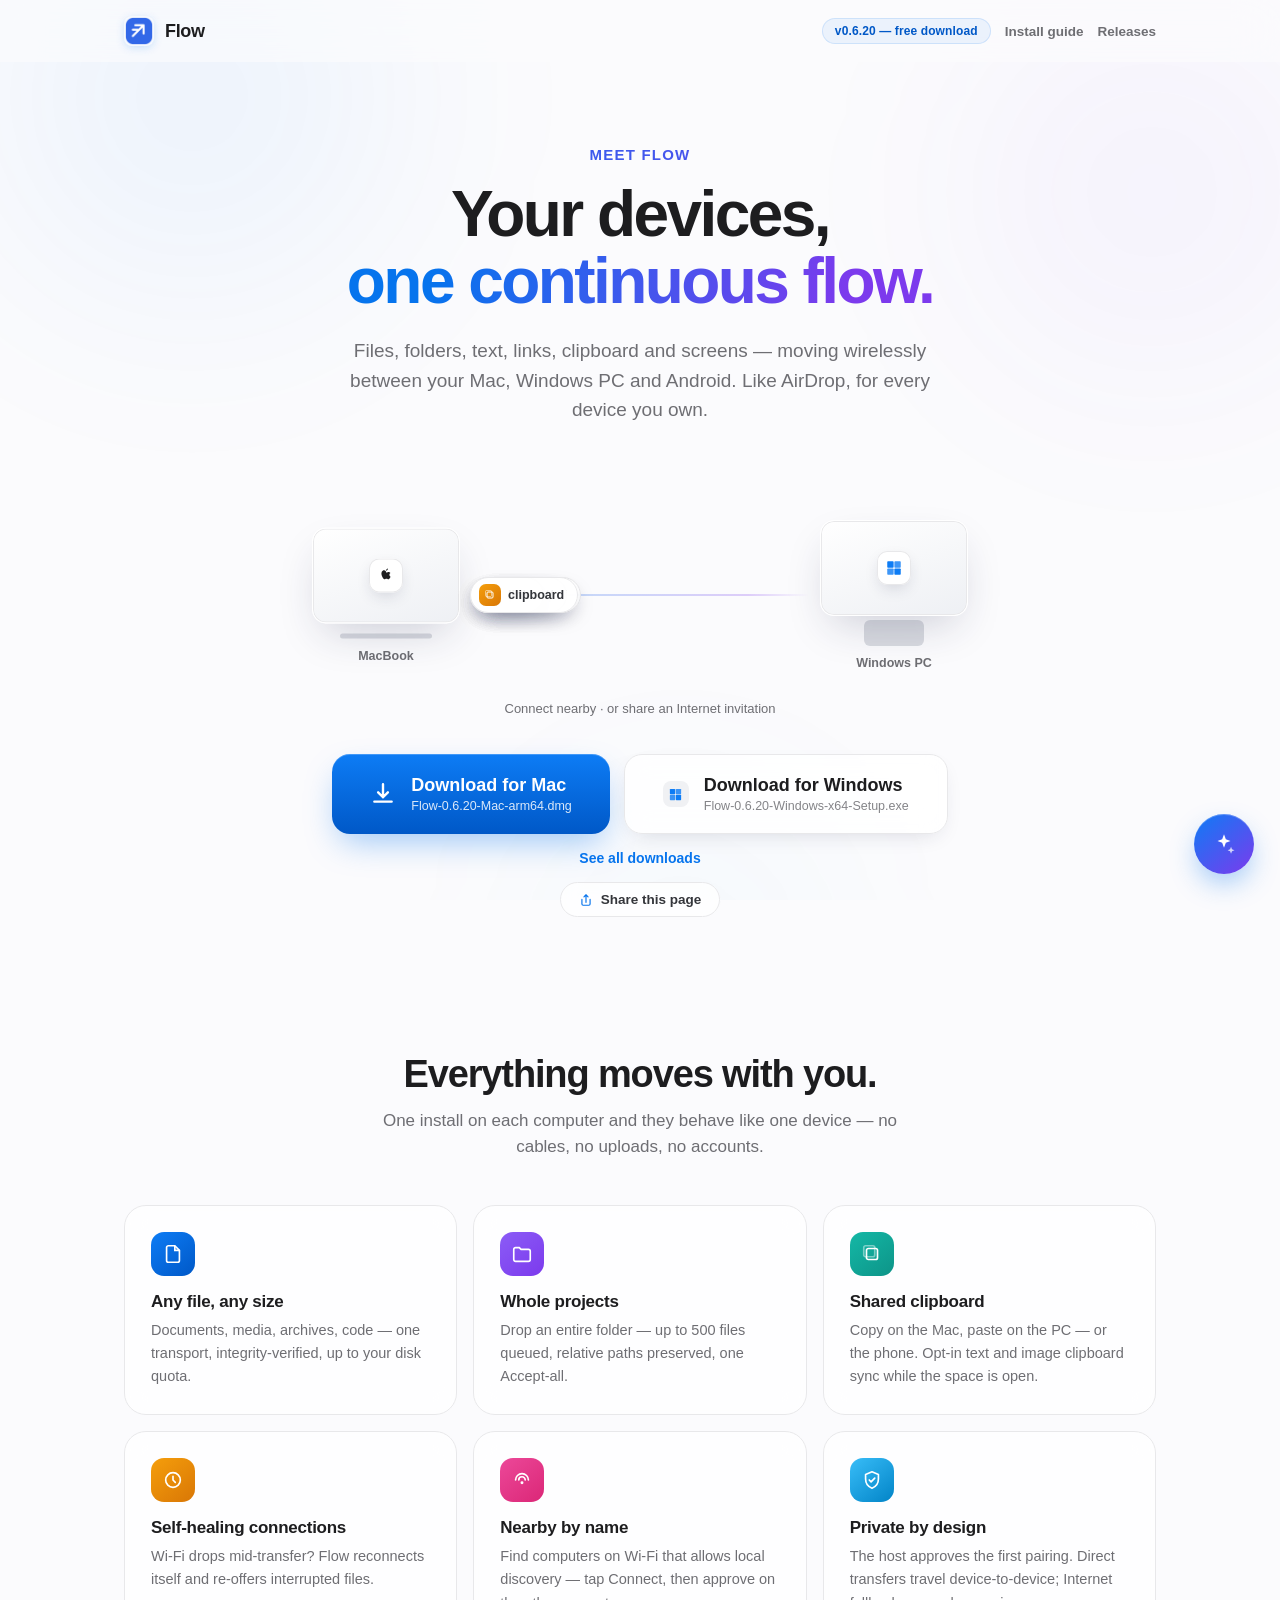
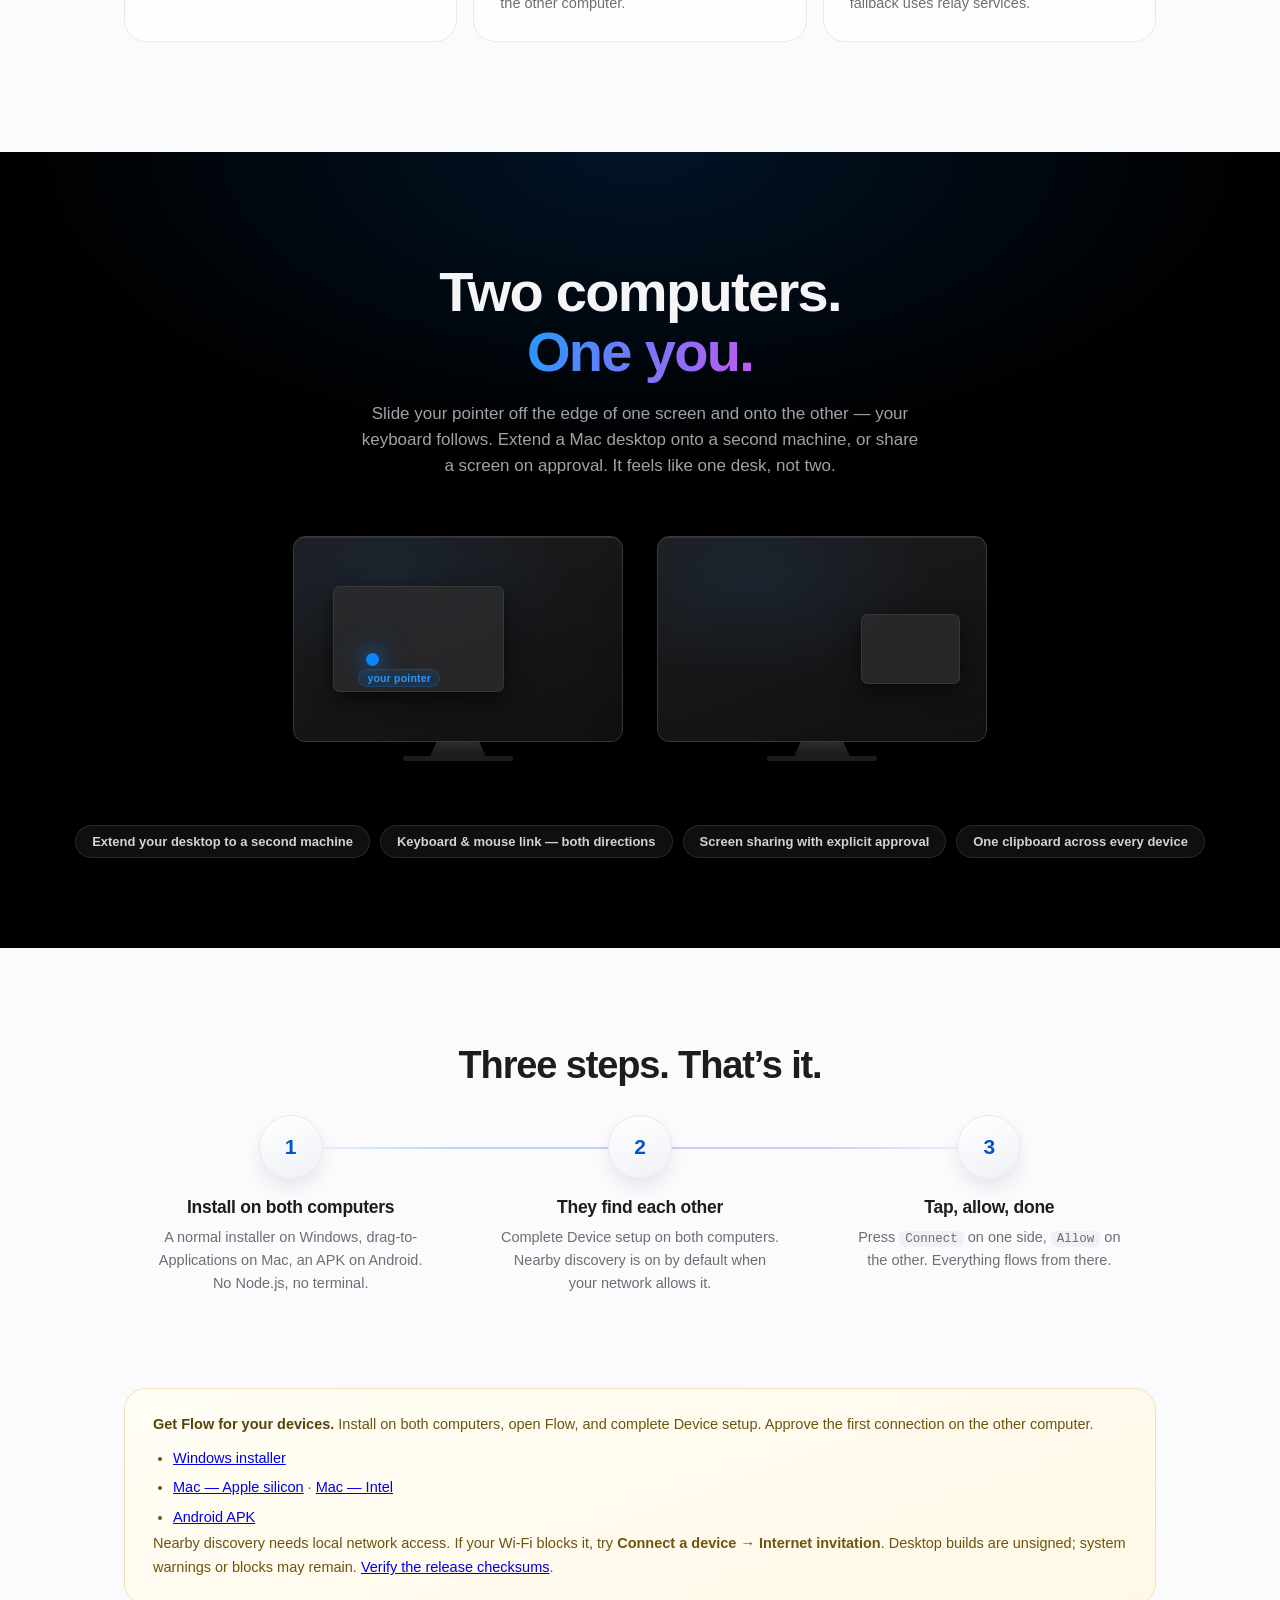
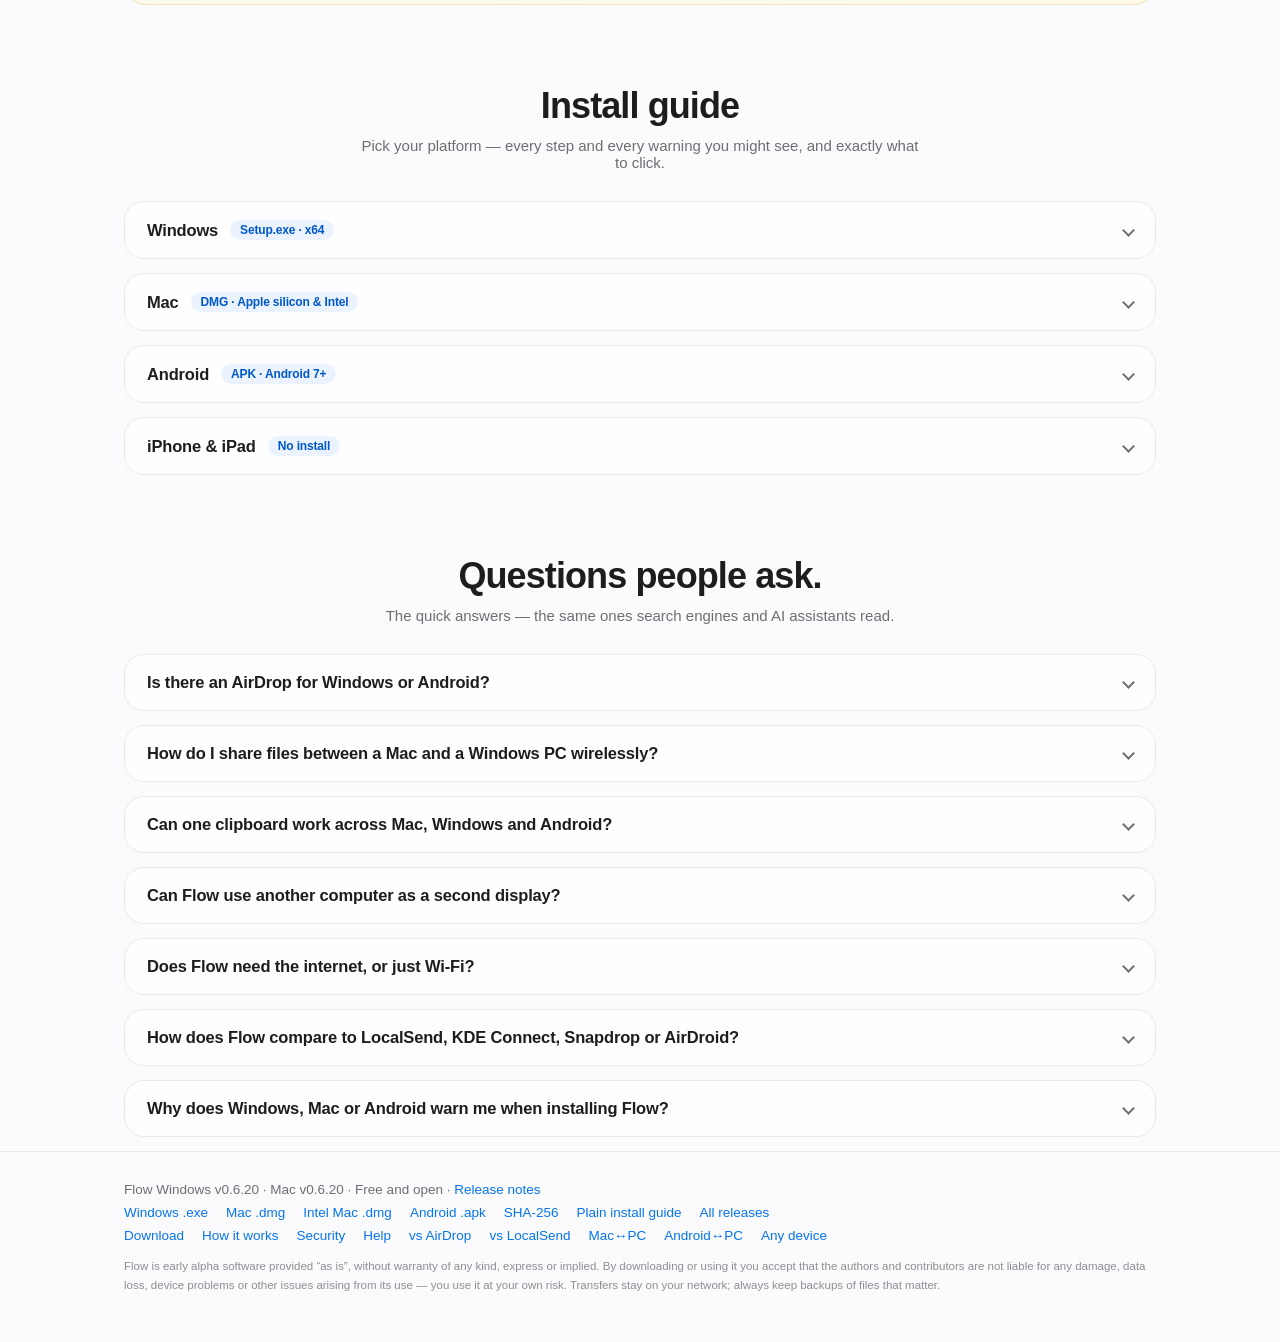
<file: download/index.html>
<!doctype html>
<html lang="en">
  <head>
    <meta charset="utf-8" />
    <meta name="viewport" content="width=device-width, initial-scale=1" />
    <title>
      Flow — AirDrop-style file sharing for Windows, Mac &amp; Android
    </title>
    <meta
      name="description"
      content="Flow moves files, folders, text, links and clipboard between your Mac, Windows PC and Android phone wirelessly — like AirDrop, for every device you own. Share from the Windows Send To menu, Finder Open With, the Android share sheet or the menu-bar tray."
    />
    <link rel="canonical" href="https://platiniumtermite.github.io/download/" />
    <meta name="theme-color" content="#0674ed" />
    <meta property="og:type" content="website" />
    <meta property="og:site_name" content="Flow" />
    <meta property="og:url" content="https://platiniumtermite.github.io/download/" />
    <meta
      property="og:title"
      content="Flow — your devices, one continuous flow"
    />
    <meta
      property="og:description"
      content="AirDrop-like continuity for every device you own. Move files, folders, text, clipboard and screens between Mac, Windows and Android — free download."
    />
    <meta
      property="og:image"
      content="https://platiniumtermite.github.io/Flow.png"
    />
    <meta name="twitter:card" content="summary" />
    <meta
      name="twitter:title"
      content="Flow — your devices, one continuous flow"
    />
    <meta
      name="twitter:description"
      content="AirDrop-like continuity for every device you own. Move files, folders, text, clipboard and screens between Mac, Windows and Android."
    />
    <meta
      name="twitter:image"
      content="https://platiniumtermite.github.io/Flow.png"
    />
    <meta
      name="keywords"
      content="airdrop for windows, continuity for windows, share files mac windows android, clipboard sync, extended display, universal control alternative"
    />
    <meta
      name="google-site-verification"
      content="go0T_P_wX81kLyziP_LCDEu0iZBkW4DK059RLP5fNl0"
    />
    <meta name="theme-color" content="#fafafa" />
    <link rel="icon" type="image/png" href="/Flow.png" />
    <script type="application/ld+json">
      {
        "@context": "https://schema.org",
        "@type": "SoftwareApplication",
        "name": "Flow",
        "alternateName": "Flow Universal Continuity",
        "description": "AirDrop-like continuity for every device: share files, folders, text, links, clipboard, screens and keyboard/mouse between Mac, Windows and Android over Wi-Fi. Nearby discovery depends on network access; the first connection asks for approval.",
        "operatingSystem": "macOS, Windows, Android",
        "applicationCategory": "UtilitiesApplication",
        "offers": { "@type": "Offer", "price": "0", "priceCurrency": "USD" },
        "url": "https://platiniumtermite.github.io/",
        "downloadUrl": "https://github.com/PlatiniumTermite/flow-downloads/releases",
        "softwareVersion": "0.6.20",
        "featureList": "AirDrop-style file sharing, universal clipboard sync, extended display to a second computer, bidirectional keyboard and mouse link, screen sharing with approval, resumable transfers, menu-bar and system-tray agent",
        "keywords": "airdrop for windows, apple continuity for windows, share files mac windows android, universal clipboard windows mac, extended display second computer, universal control alternative"
      }
    </script>
    <script type="application/ld+json">
      {
        "@context": "https://schema.org",
        "@type": "FAQPage",
        "mainEntity": [
          {
            "@type": "Question",
            "name": "Is there an AirDrop for Windows or Android?",
            "acceptedAnswer": {
              "@type": "Answer",
              "text": "Flow is the closest equivalent: a free app that puts AirDrop-style sending on Windows, macOS and Android. Devices on a network that allows local discovery can find each other. The receiver approves the first pairing; an Internet invitation is available when local access is blocked."
            }
          },
          {
            "@type": "Question",
            "name": "How do I share files between a Mac and a Windows PC wirelessly?",
            "acceptedAnswer": {
              "@type": "Answer",
              "text": "Install Flow on both computers and join the same Wi-Fi. The computers find each other like AirDrop, one side taps Connect, the other taps Allow, and files can be sent in either direction with progress, resume and folder support."
            }
          },
          {
            "@type": "Question",
            "name": "Can one clipboard work across Mac, Windows and Android?",
            "acceptedAnswer": {
              "@type": "Answer",
              "text": "Yes. Flow syncs copied text in both directions between desktops — like Apple's Universal Clipboard — and clipboard images between desktops too. Android participates through the app and share sheet."
            }
          },
          {
            "@type": "Question",
            "name": "Can Flow use another computer as a second display?",
            "acceptedAnswer": {
              "@type": "Answer",
              "text": "Yes — a Mac can extend its desktop onto a connected Windows or Mac computer over Wi-Fi (experimental), and either side can drive the extended screen with its own keyboard and mouse after approval."
            }
          },
          {
            "@type": "Question",
            "name": "Does Flow need the internet?",
            "acceptedAnswer": {
              "@type": "Answer",
              "text": "Local connections can run over Wi-Fi. Internet invitations and relay fallback require Internet access and reachable services."
            }
          },
          {
            "@type": "Question",
            "name": "How does Flow compare to LocalSend, KDE Connect, Snapdrop or AirDroid?",
            "acceptedAnswer": {
              "@type": "Answer",
              "text": "Flow focuses on the full continuity experience rather than just file transfer: alongside AirDrop-style sending it adds a shared clipboard, screen sharing, a second-computer extended display and bidirectional keyboard/mouse linking, all from a menu-bar or tray agent that stays discoverable without a window open."
            }
          },
          {
            "@type": "Question",
            "name": "Why does my computer warn me when installing Flow?",
            "acceptedAnswer": {
              "@type": "Answer",
              "text": "Flow is an early-alpha build distributed outside the app stores, so Windows SmartScreen, macOS Gatekeeper and Play Protect show their standard 'unknown developer' warnings. On Windows click More info → Run anyway; on Mac right-click Flow → Open → Open; on Android tap More details → Install anyway."
            }
          }
        ]
      }
    </script>
    <script type="application/ld+json">
      {
        "@context": "https://schema.org",
        "@type": "Organization",
        "name": "Flow",
        "url": "https://platiniumtermite.github.io/",
        "logo": "https://platiniumtermite.github.io/Flow.png"
      }
    </script>
    <script type="application/ld+json">
      {
        "@context": "https://schema.org",
        "@type": "WebSite",
        "name": "Flow",
        "url": "https://platiniumtermite.github.io/"
      }
    </script>
    <style>
      :root {
        --blue: #0674ed;
        --blue-deep: #0058c7;
        --violet: #7c3aed;
        --ink: #1d1d1f;
        --muted: #6e6e73;
        --line: #e8e8ea;
        --card: rgba(255, 255, 255, 0.72);
        --ease: cubic-bezier(0.22, 1, 0.36, 1);
      }
      * {
        box-sizing: border-box;
        margin: 0;
      }
      html {
        scroll-behavior: smooth;
      }
      body {
        font-family:
          -apple-system, BlinkMacSystemFont, "SF Pro Display", "SF Pro Text",
          "Segoe UI", Roboto, Inter, sans-serif;
        color: var(--ink);
        background: #fbfbfd;
        -webkit-font-smoothing: antialiased;
        text-rendering: optimizeLegibility;
        overflow-x: hidden;
      }

      /* ---------- ambient ---------- */
      .ambient {
        position: fixed;
        inset: 0;
        z-index: -2;
        overflow: hidden;
      }
      .ambient i {
        position: absolute;
        border-radius: 50%;
        filter: blur(90px);
        opacity: 0.5;
      }
      .ambient i.a {
        width: 44rem;
        height: 40rem;
        left: -10rem;
        top: -14rem;
        background: radial-gradient(circle, #0674ed26, transparent 65%);
        animation: drift-a 26s ease-in-out infinite alternate;
      }
      .ambient i.b {
        width: 40rem;
        height: 36rem;
        right: -12rem;
        top: -6rem;
        background: radial-gradient(circle, #7c3aed1f, transparent 65%);
        animation: drift-b 32s ease-in-out infinite alternate;
      }
      .ambient i.c {
        width: 34rem;
        height: 30rem;
        left: 32%;
        bottom: -18rem;
        background: radial-gradient(circle, #0ea5e914, transparent 65%);
        animation: drift-c 38s ease-in-out infinite alternate;
      }
      @keyframes drift-a {
        to {
          transform: translate(7rem, 5rem) scale(1.12);
        }
      }
      @keyframes drift-b {
        to {
          transform: translate(-6rem, 7rem) scale(1.08);
        }
      }
      @keyframes drift-c {
        to {
          transform: translate(-5rem, -6rem) scale(1.15);
        }
      }

      /* ---------- frosted nav ---------- */
      nav {
        position: sticky;
        top: 0;
        z-index: 50;
        backdrop-filter: saturate(180%) blur(20px);
        -webkit-backdrop-filter: saturate(180%) blur(20px);
        background: rgba(251, 251, 253, 0.72);
        transition: box-shadow 0.35s var(--ease);
      }
      nav.scrolled {
        box-shadow: 0 1px 0 var(--line);
      }
      .nav-in {
        max-width: 1080px;
        margin: 0 auto;
        padding: 16px 24px;
        display: flex;
        align-items: center;
        justify-content: space-between;
      }
      .brand {
        display: flex;
        align-items: center;
        gap: 11px;
        font-weight: 700;
        font-size: 18px;
        letter-spacing: -0.02em;
      }
      .brand img {
        width: 30px;
        height: 30px;
        border-radius: 8px;
        box-shadow: 0 2px 8px #0674ed30;
      }
      .nav-right {
        display: flex;
        align-items: center;
        gap: 14px;
      }
      .badge {
        font-size: 12px;
        font-weight: 600;
        letter-spacing: 0.01em;
        color: var(--blue-deep);
        background: #0674ed10;
        border: 1px solid #0674ed22;
        padding: 5px 12px;
        border-radius: 999px;
      }
      .nav-link {
        font-size: 13.5px;
        font-weight: 600;
        color: var(--muted);
        text-decoration: none;
        transition: color 0.2s;
      }
      .nav-link:hover {
        color: var(--ink);
      }

      .wrap {
        max-width: 1080px;
        margin: 0 auto;
        padding: 0 24px;
      }

      /* ---------- reveal ---------- */
      .reveal {
        opacity: 0;
        transform: translateY(26px);
        transition:
          opacity 0.9s var(--ease),
          transform 0.9s var(--ease);
        transition-delay: var(--d, 0s);
      }
      .reveal.in {
        opacity: 1;
        transform: none;
      }

      /* ---------- hero ---------- */
      .hero {
        text-align: center;
        padding: 84px 0 40px;
      }
      .eyebrow {
        font-size: 15px;
        font-weight: 600;
        letter-spacing: 0.08em;
        text-transform: uppercase;
        background: linear-gradient(100deg, var(--blue), var(--violet));
        -webkit-background-clip: text;
        background-clip: text;
        color: transparent;
        margin-bottom: 18px;
      }
      .hero h1 {
        font-size: clamp(38px, 6.4vw, 64px);
        letter-spacing: -0.04em;
        line-height: 1.04;
        font-weight: 750;
      }
      .hero h1 span {
        background: linear-gradient(105deg, var(--blue) 15%, var(--violet) 85%);
        -webkit-background-clip: text;
        background-clip: text;
        color: transparent;
      }
      .hero p.sub {
        margin: 22px auto 0;
        max-width: 580px;
        font-size: 19px;
        line-height: 1.55;
        color: var(--muted);
      }

      /* ---------- device flow visual ---------- */
      .stage {
        position: relative;
        margin: 56px auto 8px;
        width: min(680px, 92vw);
        height: 230px;
      }
      .dev {
        position: absolute;
        top: 50%;
        transform: translateY(-50%);
        width: 148px;
        display: flex;
        flex-direction: column;
        align-items: center;
        gap: 10px;
        animation: float 7s ease-in-out infinite;
      }
      .dev.left {
        left: 12px;
      }
      .dev.right {
        right: 12px;
        animation-delay: -3.5s;
      }
      @keyframes float {
        0%,
        100% {
          transform: translateY(-52%);
        }
        50% {
          transform: translateY(-47%);
        }
      }
      .screen {
        width: 148px;
        height: 96px;
        border-radius: 14px;
        background: linear-gradient(160deg, #ffffff, #eef0f4);
        border: 1px solid #ffffff;
        box-shadow:
          0 18px 44px -12px rgba(31, 38, 71, 0.22),
          inset 0 0 0 1px var(--line);
        display: grid;
        place-items: center;
        position: relative;
        overflow: hidden;
      }
      .screen::after {
        content: "";
        position: absolute;
        inset: 0;
        background: linear-gradient(
          115deg,
          transparent 30%,
          #ffffff70 48%,
          transparent 62%
        );
        transform: translateX(-120%);
        animation: sheen 6s ease-in-out infinite;
      }
      @keyframes sheen {
        0%,
        55% {
          transform: translateX(-120%);
        }
        80%,
        100% {
          transform: translateX(120%);
        }
      }
      .dev .base {
        width: 92px;
        height: 5px;
        border-radius: 4px;
        background: #d8dae0;
      }
      .dev.right .base {
        width: 60px;
        height: 26px;
        border-radius: 6px;
        margin-top: -6px;
      }
      .os-dot {
        width: 34px;
        height: 34px;
        border-radius: 10px;
        display: grid;
        place-items: center;
        background: #fff;
        box-shadow:
          0 6px 16px -4px rgba(31, 38, 71, 0.18),
          inset 0 0 0 1px var(--line);
      }
      .os-dot svg {
        width: 18px;
        height: 18px;
      }
      .dev .name {
        font-size: 12.5px;
        font-weight: 600;
        color: var(--muted);
      }

      /* radar pulse behind each device */
      .pulse {
        position: absolute;
        top: 50%;
        width: 150px;
        height: 150px;
        transform: translateY(-50%);
        border-radius: 50%;
        pointer-events: none;
      }
      .pulse.left {
        left: 11px;
      }
      .pulse.right {
        right: 11px;
      }
      .pulse::before,
      .pulse::after {
        content: "";
        position: absolute;
        inset: 0;
        border-radius: 50%;
        border: 1.5px solid #0674ed;
        opacity: 0;
        animation: radar 4.5s ease-out infinite;
      }
      .pulse::after {
        animation-delay: 2.25s;
      }
      @keyframes radar {
        0% {
          transform: scale(0.55);
          opacity: 0.5;
        }
        100% {
          transform: scale(1.5);
          opacity: 0;
        }
      }

      /* the beam + flying payloads */
      .beam {
        position: absolute;
        left: 170px;
        right: 170px;
        top: 50%;
        height: 2px;
        transform: translateY(-50%);
        background: linear-gradient(
          90deg,
          transparent,
          #0674ed3d 18%,
          #7c3aed3d 82%,
          transparent
        );
        border-radius: 2px;
      }
      .fly {
        position: absolute;
        top: 50%;
        left: 170px;
        transform: translateY(-50%);
        animation: travel 3.4s var(--ease) infinite;
      }
      .fly.f2 {
        animation-delay: -1.7s;
      }
      .fly.back {
        animation-name: travel-back;
        animation-delay: -0.85s;
      }
      .fly.back.f4 {
        animation-delay: -2.55s;
      }
      @keyframes travel {
        0% {
          left: 170px;
          opacity: 0;
          transform: translateY(-50%) scale(0.7);
        }
        12% {
          opacity: 1;
          transform: translateY(-50%) scale(1);
        }
        88% {
          opacity: 1;
        }
        100% {
          left: calc(100% - 208px);
          opacity: 0;
          transform: translateY(-50%) scale(0.7);
        }
      }
      @keyframes travel-back {
        0% {
          left: calc(100% - 208px);
          opacity: 0;
          transform: translateY(-50%) scale(0.7);
        }
        12% {
          opacity: 1;
          transform: translateY(-50%) scale(1);
        }
        88% {
          opacity: 1;
        }
        100% {
          left: 170px;
          opacity: 0;
          transform: translateY(-50%) scale(0.7);
        }
      }
      .chip {
        display: inline-flex;
        align-items: center;
        gap: 7px;
        background: rgba(255, 255, 255, 0.92);
        border: 1px solid var(--line);
        border-radius: 999px;
        padding: 6px 13px 6px 8px;
        font-size: 12.5px;
        font-weight: 600;
        color: #34363b;
        box-shadow: 0 8px 22px -8px rgba(31, 38, 71, 0.28);
        white-space: nowrap;
      }
      .chip i {
        width: 22px;
        height: 22px;
        border-radius: 7px;
        display: grid;
        place-items: center;
        color: #fff;
        font-style: normal;
      }
      .chip.blue i {
        background: linear-gradient(140deg, #0d7cf5, var(--blue-deep));
      }
      .chip.violet i {
        background: linear-gradient(140deg, #8b5cf6, var(--violet));
      }
      .chip.teal i {
        background: linear-gradient(140deg, #14b8a6, #0d9488);
      }
      .chip.amber i {
        background: linear-gradient(140deg, #f59e0b, #d97706);
      }
      .chip svg {
        width: 12px;
        height: 12px;
      }
      .stage .cap {
        position: absolute;
        left: 0;
        right: 0;
        bottom: -6px;
        text-align: center;
        font-size: 13px;
        color: var(--muted);
      }

      /* ---------- download ---------- */
      .dl-zone {
        margin-top: 44px;
        display: flex;
        flex-direction: column;
        align-items: center;
        gap: 16px;
      }
      .dl-row {
        display: flex;
        flex-wrap: wrap;
        justify-content: center;
        gap: 14px;
      }
      .dl-btn {
        position: relative;
        display: inline-flex;
        align-items: center;
        gap: 15px;
        font-size: 18px;
        font-weight: 650;
        padding: 19px 38px;
        border-radius: 18px;
        text-decoration: none;
        overflow: hidden;
        transition:
          transform 0.25s var(--ease),
          box-shadow 0.25s var(--ease);
      }
      .dl-btn svg {
        flex: none;
      }
      .dl-btn .meta {
        display: flex;
        flex-direction: column;
        align-items: flex-start;
        line-height: 1.3;
        position: relative;
      }
      .dl-btn .meta small {
        font-size: 12.5px;
        font-weight: 500;
        opacity: 0.85;
        font-variant-numeric: tabular-nums;
      }
      #dl {
        position: relative;
        display: inline-flex;
        align-items: center;
        gap: 15px;
        background: linear-gradient(180deg, #0d7cf5, var(--blue-deep));
        color: #fff;
        font-size: 18px;
        font-weight: 650;
        padding: 19px 38px;
        border-radius: 18px;
        text-decoration: none;
        overflow: hidden;
        box-shadow:
          0 14px 34px -8px #0674ed66,
          inset 0 1px 0 #ffffff38;
        transition:
          transform 0.25s var(--ease),
          box-shadow 0.25s var(--ease);
      }
      #dl::before {
        content: "";
        position: absolute;
        inset: 0;
        background: linear-gradient(
          110deg,
          transparent 30%,
          #ffffff2e 50%,
          transparent 68%
        );
        transform: translateX(-130%);
        transition: transform 0.7s var(--ease);
      }
      #dl:hover {
        transform: translateY(-2px) scale(1.015);
        box-shadow:
          0 20px 44px -8px #0674ed77,
          inset 0 1px 0 #ffffff38;
      }
      #dl:hover::before {
        transform: translateX(130%);
      }
      #dl:active {
        transform: translateY(0) scale(0.99);
      }
      #dl-alt {
        background: rgba(255, 255, 255, 0.82);
        backdrop-filter: blur(12px);
        -webkit-backdrop-filter: blur(12px);
        color: var(--ink);
        border: 1px solid var(--line);
        box-shadow: 0 8px 22px -10px rgba(31, 38, 71, 0.18);
      }
      #dl-alt:hover {
        transform: translateY(-2px) scale(1.015);
        border-color: #0674ed55;
        box-shadow: 0 16px 34px -12px rgba(31, 38, 71, 0.26);
      }
      #dl-alt:active {
        transform: translateY(0) scale(0.99);
      }
      #dl-alt .meta small {
        color: var(--muted);
      }
      #dl-alt .os-mini {
        width: 26px;
        height: 26px;
        border-radius: 8px;
        display: grid;
        place-items: center;
        background: #f0f1f4;
      }
      #dl-alt .os-mini svg {
        width: 15px;
        height: 15px;
      }
      #dl-alt.hidden-alt {
        display: none;
      }
      .dl-note {
        font-size: 14px;
        color: var(--muted);
      }
      .dl-note a {
        color: var(--blue);
        text-decoration: none;
        font-weight: 600;
      }
      .dl-note a:hover {
        text-decoration: underline;
      }
      .share-btn {
        display: inline-flex;
        align-items: center;
        gap: 8px;
        border: 1px solid var(--line);
        background: rgba(255, 255, 255, 0.75);
        backdrop-filter: blur(10px);
        -webkit-backdrop-filter: blur(10px);
        color: #34363b;
        font-size: 13.5px;
        font-weight: 600;
        padding: 9px 18px;
        border-radius: 999px;
        cursor: pointer;
        transition:
          border-color 0.2s,
          transform 0.2s var(--ease),
          box-shadow 0.2s var(--ease);
      }
      .share-btn:hover {
        border-color: #0674ed66;
        transform: translateY(-1px);
        box-shadow: 0 8px 18px -8px rgba(31, 38, 71, 0.25);
      }
      .share-btn svg {
        width: 14px;
        height: 14px;
        color: var(--blue);
      }
      .toast {
        position: fixed;
        left: 50%;
        bottom: 34px;
        transform: translate(-50%, 20px);
        background: #1d1d1f;
        color: #fff;
        font-size: 14px;
        font-weight: 600;
        padding: 12px 22px;
        border-radius: 12px;
        box-shadow: 0 14px 34px rgba(0, 0, 0, 0.25);
        opacity: 0;
        pointer-events: none;
        transition:
          opacity 0.35s var(--ease),
          transform 0.35s var(--ease);
        z-index: 95;
      }
      .toast.show {
        opacity: 1;
        transform: translate(-50%, 0);
      }
      .dots {
        display: inline-flex;
        gap: 3px;
      }
      .dots b {
        width: 4px;
        height: 4px;
        border-radius: 50%;
        background: currentColor;
        opacity: 0.35;
        animation: blink 1.2s ease-in-out infinite;
      }
      .dots b:nth-child(2) {
        animation-delay: 0.2s;
      }
      .dots b:nth-child(3) {
        animation-delay: 0.4s;
      }
      @keyframes blink {
        50% {
          opacity: 1;
        }
      }

      /* ---------- feature showcase ---------- */
      .section-title {
        text-align: center;
        font-size: clamp(26px, 3.6vw, 38px);
        font-weight: 720;
        letter-spacing: -0.03em;
        padding: 96px 0 12px;
      }
      .section-sub {
        text-align: center;
        color: var(--muted);
        font-size: 17px;
        max-width: 560px;
        margin: 0 auto 44px;
        line-height: 1.55;
      }
      .showcase {
        display: grid;
        grid-template-columns: repeat(3, 1fr);
        gap: 16px;
      }
      @media (max-width: 820px) {
        .showcase {
          grid-template-columns: 1fr;
        }
      }
      .card {
        background: var(--card);
        backdrop-filter: blur(14px);
        -webkit-backdrop-filter: blur(14px);
        border: 1px solid var(--line);
        border-radius: 22px;
        padding: 26px;
        transition:
          transform 0.35s var(--ease),
          box-shadow 0.35s var(--ease),
          border-color 0.35s var(--ease);
      }
      .card:hover {
        transform: translateY(-4px);
        border-color: #0674ed40;
        box-shadow: 0 22px 44px -18px rgba(31, 38, 71, 0.22);
      }
      .card .ico {
        width: 44px;
        height: 44px;
        border-radius: 13px;
        display: grid;
        place-items: center;
        margin-bottom: 16px;
        color: #fff;
      }
      .card:nth-child(6n + 1) .ico {
        background: linear-gradient(140deg, #0d7cf5, var(--blue-deep));
      }
      .card:nth-child(6n + 2) .ico {
        background: linear-gradient(140deg, #8b5cf6, var(--violet));
      }
      .card:nth-child(6n + 3) .ico {
        background: linear-gradient(140deg, #14b8a6, #0d9488);
      }
      .card:nth-child(6n + 4) .ico {
        background: linear-gradient(140deg, #f59e0b, #d97706);
      }
      .card:nth-child(6n + 5) .ico {
        background: linear-gradient(140deg, #ec4899, #db2777);
      }
      .card:nth-child(6n + 6) .ico {
        background: linear-gradient(140deg, #38bdf8, #0284c7);
      }
      .card .ico svg {
        width: 22px;
        height: 22px;
      }
      .card h3 {
        font-size: 17px;
        letter-spacing: -0.015em;
        margin-bottom: 7px;
      }
      .card p {
        font-size: 14.5px;
        line-height: 1.6;
        color: var(--muted);
      }
      .card p code {
        background: #f0f1f4;
        border-radius: 6px;
        padding: 1px 6px;
        font-size: 12.5px;
      }

      /* ---------- steps ---------- */
      .steps {
        position: relative;
        display: grid;
        grid-template-columns: repeat(3, 1fr);
        gap: 16px;
        margin-top: 8px;
      }
      @media (max-width: 820px) {
        .steps {
          grid-template-columns: 1fr;
        }
        .steps::before {
          display: none;
        }
      }
      .steps::before {
        content: "";
        position: absolute;
        top: 40px;
        left: 14%;
        right: 14%;
        height: 1.5px;
        background: linear-gradient(
          90deg,
          transparent,
          #0674ed45 25%,
          #7c3aed45 75%,
          transparent
        );
      }
      .step {
        position: relative;
        text-align: center;
        padding: 8px 18px 4px;
      }
      .step .n {
        position: relative;
        z-index: 1;
        display: inline-grid;
        place-items: center;
        width: 64px;
        height: 64px;
        border-radius: 50%;
        background: linear-gradient(160deg, #ffffff, #eef1f7);
        border: 1px solid var(--line);
        box-shadow: 0 10px 26px -10px rgba(31, 38, 71, 0.22);
        color: var(--blue-deep);
        font-weight: 750;
        font-size: 21px;
        margin-bottom: 18px;
      }
      .step h3 {
        font-size: 17.5px;
        letter-spacing: -0.015em;
        margin-bottom: 8px;
      }
      .step p {
        font-size: 14.5px;
        line-height: 1.6;
        color: var(--muted);
        max-width: 280px;
        margin: 0 auto;
      }
      .step p code {
        background: #f0f1f4;
        border-radius: 6px;
        padding: 1px 6px;
        font-size: 12.5px;
      }

      /* ---------- cinematic dark section ---------- */
      .dark {
        margin: 110px calc(50% - 50vw) 0;
        padding: 110px 24px 90px;
        background: #000;
        color: #f5f5f7;
        text-align: center;
        position: relative;
        overflow: hidden;
      }
      .dark::before {
        content: "";
        position: absolute;
        inset: 0;
        background: radial-gradient(
          ellipse 70% 55% at 50% 0%,
          #0a84ff26,
          transparent 70%
        );
        pointer-events: none;
      }
      .dark h2 {
        font-size: clamp(34px, 5.4vw, 56px);
        font-weight: 800;
        letter-spacing: -0.03em;
        line-height: 1.08;
        position: relative;
      }
      .dark h2 span {
        background: linear-gradient(100deg, #2997ff, #bf5af2);
        -webkit-background-clip: text;
        background-clip: text;
        color: transparent;
      }
      .dark .sub {
        color: #a1a1a6;
        font-size: 17px;
        max-width: 560px;
        margin: 18px auto 56px;
        line-height: 1.55;
        position: relative;
      }
      /* two displays, one pointer — the universal-control moment */
      .uc-scene {
        position: relative;
        display: flex;
        justify-content: center;
        align-items: flex-end;
        gap: 34px;
        margin: 0 auto 64px;
        max-width: 760px;
      }
      .uc-mon {
        width: min(330px, 42vw);
        aspect-ratio: 16 / 10;
        border-radius: 12px;
        background: linear-gradient(160deg, #1d1d1f, #101012);
        border: 1px solid #38383d;
        box-shadow:
          0 30px 70px -20px #000c,
          inset 0 1px 0 #ffffff14;
        position: relative;
        overflow: hidden;
      }
      .uc-mon::before {
        /* desktop glow + menu bar */
        content: "";
        position: absolute;
        inset: 0;
        background:
          linear-gradient(#ffffff09, transparent 9%) top / 100% 8% no-repeat,
          radial-gradient(ellipse 90% 80% at 30% 20%, #2997ff14, transparent 60%);
      }
      .uc-mon .win {
        position: absolute;
        border-radius: 7px;
        background: #2c2c2ecc;
        border: 1px solid #ffffff12;
        box-shadow: 0 8px 24px #0009;
      }
      .uc-mon .win.w1 {
        width: 52%;
        height: 52%;
        left: 12%;
        top: 24%;
      }
      .uc-mon .win.w2 {
        width: 30%;
        height: 34%;
        right: 8%;
        top: 38%;
      }
      .uc-stand {
        width: 56px;
        height: 14px;
        margin: 0 auto;
        background: linear-gradient(#2c2c2e, #1a1a1c);
        clip-path: polygon(12% 0, 88% 0, 100% 100%, 0 100%);
      }
      .uc-base {
        width: 110px;
        height: 5px;
        margin: 0 auto;
        border-radius: 3px;
        background: #2c2c2e;
      }
      .uc-dot {
        position: absolute;
        width: 13px;
        height: 13px;
        border-radius: 50%;
        background: #0a84ff;
        box-shadow:
          0 0 20px #0a84ff,
          0 0 44px #0a84ff66;
        top: 52%;
        left: 14%;
        z-index: 3;
        animation: uc-glide 7s cubic-bezier(0.65, 0, 0.35, 1) infinite;
      }
      .uc-label {
        position: absolute;
        top: calc(52% + 16px);
        left: 14%;
        transform: translateX(-8px);
        font-size: 10.5px;
        font-weight: 600;
        letter-spacing: 0.02em;
        color: #2997ff;
        background: #0a84ff1f;
        border: 1px solid #0a84ff3d;
        padding: 2px 8px;
        border-radius: 20px;
        z-index: 3;
        white-space: nowrap;
        animation: uc-glide 7s cubic-bezier(0.65, 0, 0.35, 1) infinite;
      }
      @keyframes uc-glide {
        0%,
        18% {
          left: 14%;
        }
        46%,
        58% {
          left: 76%;
        }
        88%,
        100% {
          left: 14%;
        }
      }
      .dark .feats {
        display: flex;
        flex-wrap: wrap;
        justify-content: center;
        gap: 10px;
        position: relative;
      }
      .dark .feats span {
        font-size: 13px;
        font-weight: 550;
        color: #d2d2d7;
        background: #ffffff0f;
        border: 1px solid #ffffff1a;
        border-radius: 980px;
        padding: 8px 16px;
        backdrop-filter: blur(6px);
      }
      @media (prefers-reduced-motion: reduce) {
        .uc-dot,
        .uc-label {
          animation: none;
          left: 46%;
        }
      }
      @media (max-width: 560px) {
        .dark {
          padding: 70px 18px 60px;
        }
        .uc-scene {
          gap: 18px;
        }
      }

      /* ---------- install guide ---------- */
      .install {
        margin-top: 80px;
      }
      .install > h2 {
        font-size: clamp(26px, 4vw, 36px);
        letter-spacing: -0.025em;
        text-align: center;
        margin-bottom: 10px;
      }
      .install > p {
        text-align: center;
        color: var(--muted);
        font-size: 15px;
        margin: 0 auto 30px;
        max-width: 560px;
      }
      .os {
        background: var(--card);
        backdrop-filter: blur(14px);
        border: 1px solid var(--line);
        border-radius: 20px;
        margin-bottom: 14px;
        overflow: hidden;
      }
      .os > summary {
        cursor: pointer;
        list-style: none;
        display: flex;
        align-items: center;
        gap: 12px;
        padding: 18px 22px;
        font-weight: 700;
        font-size: 16.5px;
        letter-spacing: -0.01em;
      }
      .os > summary::-webkit-details-marker {
        display: none;
      }
      .os > summary .chev {
        margin-left: auto;
        width: 9px;
        height: 9px;
        border-right: 2px solid var(--muted);
        border-bottom: 2px solid var(--muted);
        transform: rotate(45deg);
        transition: transform 0.25s var(--ease);
      }
      .os[open] > summary .chev {
        transform: rotate(-135deg);
      }
      .os > summary .tag {
        font-weight: 600;
        font-size: 12px;
        color: var(--blue-deep);
        background: #eaf3ff;
        border-radius: 999px;
        padding: 3px 10px;
      }
      .os .os-body {
        padding: 0 26px 24px;
        font-size: 14.5px;
        line-height: 1.65;
        color: var(--muted);
      }
      .os .os-body ol {
        padding-left: 20px;
        margin: 0 0 14px;
      }
      .os .os-body ol li {
        margin-top: 7px;
      }
      .os .os-body code {
        background: #f0f1f4;
        border-radius: 6px;
        padding: 1px 6px;
        font-size: 12.5px;
      }
      .os .fix {
        background: #fffdf5;
        border: 1px solid #f0e2b4;
        border-radius: 14px;
        padding: 14px 16px;
        font-size: 13.5px;
      }
      .os .fix b {
        color: #57430a;
      }
      .os .fix ul {
        margin: 8px 0 0;
        padding-left: 18px;
      }
      .os .fix li + li {
        margin-top: 6px;
      }
      .os .fix code {
        background: #f5ead0;
      }

      /* ---------- notice ---------- */
      .notice {
        background: linear-gradient(160deg, #fffdf5, #fff8e6);
        border: 1px solid #f0e2b4;
        border-radius: 22px;
        padding: 24px 28px;
        font-size: 14.5px;
        line-height: 1.65;
        color: #6b5510;
        margin: 88px 0 64px;
      }
      .notice strong {
        color: #57430a;
      }
      .notice details {
        margin-top: 10px;
      }
      .notice summary {
        cursor: pointer;
        font-weight: 650;
        color: #57430a;
        list-style: none;
        display: inline-flex;
        align-items: center;
        gap: 7px;
      }
      .notice summary::after {
        content: "";
        width: 7px;
        height: 7px;
        border-right: 1.8px solid currentColor;
        border-bottom: 1.8px solid currentColor;
        transform: rotate(45deg);
        margin-top: -3px;
        transition: transform 0.25s var(--ease);
      }
      .notice details[open] summary::after {
        transform: rotate(-135deg);
        margin-top: 3px;
      }
      .notice summary::-webkit-details-marker {
        display: none;
      }
      .notice ul {
        margin: 10px 0 2px;
        padding-left: 20px;
      }
      .notice li + li {
        margin-top: 6px;
      }
      .notice code {
        background: #f5ead0;
        border-radius: 6px;
        padding: 1px 6px;
        font-size: 12.5px;
      }

      /* ---------- footer ---------- */
      footer {
        border-top: 1px solid var(--line);
        padding: 30px 0 48px;
        font-size: 13.5px;
        color: var(--muted);
      }
      .foot-in {
        max-width: 1080px;
        margin: 0 auto;
        padding: 0 24px;
        display: flex;
        flex-wrap: wrap;
        gap: 8px 24px;
        justify-content: space-between;
        align-items: center;
      }
      footer a {
        color: var(--blue);
        text-decoration: none;
        font-weight: 500;
      }
      footer a:hover {
        text-decoration: underline;
      }
      footer .links {
        display: flex;
        gap: 18px;
        flex-wrap: wrap;
      }
      .legal {
        max-width: 1080px;
        margin: 14px auto 0;
        padding: 0 24px;
        font-size: 11.5px;
        line-height: 1.6;
        color: #8e8e93;
      }
      .ver {
        font-variant-numeric: tabular-nums;
      }
      .hidden {
        display: none !important;
      }

      @media (max-width: 640px) {
        .stage {
          height: 200px;
        }
        .dev {
          width: 112px;
        }
        .dev .screen {
          width: 112px;
          height: 74px;
        }
        .dev .base {
          width: 68px;
        }
        .dev.right .base {
          width: 46px;
          height: 20px;
        }
        .pulse {
          width: 116px;
          height: 116px;
        }
        .beam,
        .fly {
          left: 128px;
        }
        .beam {
          right: 128px;
        }
        @keyframes travel {
          0% {
            left: 128px;
            opacity: 0;
            transform: translateY(-50%) scale(0.7);
          }
          12% {
            opacity: 1;
            transform: translateY(-50%) scale(1);
          }
          88% {
            opacity: 1;
          }
          100% {
            left: calc(100% - 156px);
            opacity: 0;
            transform: translateY(-50%) scale(0.7);
          }
        }
        @keyframes travel-back {
          0% {
            left: calc(100% - 156px);
            opacity: 0;
            transform: translateY(-50%) scale(0.7);
          }
          12% {
            opacity: 1;
            transform: translateY(-50%) scale(1);
          }
          88% {
            opacity: 1;
          }
          100% {
            left: 128px;
            opacity: 0;
            transform: translateY(-50%) scale(0.7);
          }
        }
        .chip {
          font-size: 11px;
          padding: 5px 10px 5px 6px;
        }
      }

      /* ---------- setup assistant ---------- */
      #assist-fab {
        position: fixed;
        right: 26px;
        bottom: 26px;
        z-index: 90;
        width: 60px;
        height: 60px;
        border: none;
        border-radius: 50%;
        cursor: pointer;
        display: grid;
        place-items: center;
        color: #fff;
        background: linear-gradient(140deg, #0d7cf5, var(--violet));
        box-shadow:
          0 12px 30px -6px #0674ed77,
          inset 0 1px 0 #ffffff40;
        transition:
          transform 0.3s var(--ease),
          box-shadow 0.3s var(--ease);
        animation: fab-pop 0.6s var(--ease) 1.4s backwards;
      }
      @keyframes fab-pop {
        from {
          transform: scale(0.4);
          opacity: 0;
        }
      }
      #assist-fab::after {
        content: "";
        position: absolute;
        inset: -4px;
        border-radius: 50%;
        border: 2px solid #0674ed55;
        opacity: 0;
        animation: fab-ping 3.5s ease-out 2s infinite;
      }
      @keyframes fab-ping {
        0% {
          transform: scale(0.9);
          opacity: 0.8;
        }
        60%,
        100% {
          transform: scale(1.45);
          opacity: 0;
        }
      }
      #assist-fab:hover {
        transform: translateY(-3px) scale(1.05);
        box-shadow:
          0 18px 40px -6px #0674ed88,
          inset 0 1px 0 #ffffff40;
      }
      #assist-fab svg {
        width: 26px;
        height: 26px;
      }
      #assist-fab .tip {
        position: absolute;
        right: 72px;
        top: 50%;
        transform: translateY(-50%);
        background: #1d1d1f;
        color: #fff;
        font-size: 13px;
        font-weight: 600;
        padding: 8px 14px;
        border-radius: 10px;
        white-space: nowrap;
        pointer-events: none;
        opacity: 0;
        transition: opacity 0.3s var(--ease);
      }
      #assist-fab.peek .tip {
        opacity: 1;
      }

      #assist {
        position: fixed;
        right: 26px;
        bottom: 100px;
        z-index: 89;
        width: min(390px, calc(100vw - 40px));
        height: min(560px, calc(100vh - 140px));
        display: flex;
        flex-direction: column;
        background: rgba(255, 255, 255, 0.86);
        backdrop-filter: saturate(180%) blur(24px);
        -webkit-backdrop-filter: saturate(180%) blur(24px);
        border: 1px solid rgba(230, 231, 234, 0.9);
        border-radius: 24px;
        box-shadow: 0 30px 70px -18px rgba(31, 38, 71, 0.35);
        overflow: hidden;
        transform-origin: bottom right;
        transform: scale(0.6) translateY(24px);
        opacity: 0;
        pointer-events: none;
        transition:
          transform 0.4s var(--ease),
          opacity 0.4s var(--ease);
      }
      #assist.open {
        transform: none;
        opacity: 1;
        pointer-events: auto;
      }
      #assist .head {
        display: flex;
        align-items: center;
        gap: 12px;
        padding: 16px 18px;
        border-bottom: 1px solid var(--line);
        background: rgba(255, 255, 255, 0.5);
      }
      #assist .head .ava {
        width: 36px;
        height: 36px;
        border-radius: 12px;
        display: grid;
        place-items: center;
        color: #fff;
        background: linear-gradient(140deg, #0d7cf5, var(--violet));
        box-shadow: 0 4px 12px -2px #0674ed55;
      }
      #assist .head .ava svg {
        width: 19px;
        height: 19px;
      }
      #assist .head .t {
        flex: 1;
        line-height: 1.3;
      }
      #assist .head .t b {
        display: block;
        font-size: 14.5px;
        letter-spacing: -0.01em;
      }
      #assist .head .t small {
        font-size: 12px;
        color: #34a356;
        display: inline-flex;
        align-items: center;
        gap: 5px;
      }
      #assist .head .t small::before {
        content: "";
        width: 7px;
        height: 7px;
        border-radius: 50%;
        background: #34a356;
      }
      #assist .close {
        border: none;
        background: #f0f1f4;
        color: var(--muted);
        width: 28px;
        height: 28px;
        border-radius: 50%;
        cursor: pointer;
        font-size: 15px;
        line-height: 1;
        transition: background 0.2s;
      }
      #assist .close:hover {
        background: #e5e7eb;
      }
      #assist .log {
        flex: 1;
        overflow-y: auto;
        padding: 18px 16px 8px;
        display: flex;
        flex-direction: column;
        gap: 10px;
        scroll-behavior: smooth;
      }
      .msg {
        max-width: 84%;
        padding: 11px 14px;
        border-radius: 17px;
        font-size: 14px;
        line-height: 1.5;
        animation: msg-in 0.35s var(--ease) backwards;
      }
      @keyframes msg-in {
        from {
          opacity: 0;
          transform: translateY(8px) scale(0.96);
        }
      }
      .msg.bot {
        align-self: flex-start;
        background: #f0f1f4;
        color: var(--ink);
        border-bottom-left-radius: 6px;
      }
      .msg.me {
        align-self: flex-end;
        background: linear-gradient(160deg, #0d7cf5, var(--blue-deep));
        color: #fff;
        border-bottom-right-radius: 6px;
      }
      .msg code {
        background: #e4e6ea;
        border-radius: 5px;
        padding: 1px 5px;
        font-size: 12.5px;
      }
      .msg a {
        color: var(--blue);
        font-weight: 650;
        text-decoration: none;
      }
      .msg a:hover {
        text-decoration: underline;
      }
      .msg ul {
        margin: 6px 0 2px;
        padding-left: 17px;
      }
      .msg li + li {
        margin-top: 4px;
      }
      .msg .stepno {
        display: inline-grid;
        place-items: center;
        width: 20px;
        height: 20px;
        border-radius: 50%;
        background: #0674ed;
        color: #fff;
        font-size: 11.5px;
        font-weight: 700;
        margin-right: 6px;
        vertical-align: 1px;
      }
      .typing {
        align-self: flex-start;
        display: inline-flex;
        gap: 4px;
        padding: 13px 15px;
        background: #f0f1f4;
        border-radius: 17px;
        border-bottom-left-radius: 6px;
      }
      .typing b {
        width: 6px;
        height: 6px;
        border-radius: 50%;
        background: #9da1a9;
        animation: ty 1.1s ease-in-out infinite;
      }
      .typing b:nth-child(2) {
        animation-delay: 0.18s;
      }
      .typing b:nth-child(3) {
        animation-delay: 0.36s;
      }
      @keyframes ty {
        30% {
          transform: translateY(-4px);
        }
      }
      #assist .opts {
        display: flex;
        flex-wrap: wrap;
        gap: 8px;
        padding: 8px 14px 16px;
      }
      .opt {
        border: 1.5px solid #0674ed55;
        background: #fff;
        color: var(--blue-deep);
        font-size: 13px;
        font-weight: 650;
        padding: 8px 15px;
        border-radius: 999px;
        cursor: pointer;
        transition:
          background 0.2s,
          border-color 0.2s,
          transform 0.15s var(--ease);
        animation: msg-in 0.3s var(--ease) backwards;
      }
      .opt:hover {
        background: #0674ed10;
        border-color: var(--blue);
        transform: translateY(-1px);
      }
      .opt.go {
        background: linear-gradient(160deg, #0d7cf5, var(--blue-deep));
        border-color: transparent;
        color: #fff;
      }
      @media (max-width: 640px) {
        #assist-fab {
          right: 18px;
          bottom: 18px;
          width: 54px;
          height: 54px;
        }
        #assist {
          right: 12px;
          bottom: 82px;
          height: min(520px, calc(100vh - 110px));
        }
      }

      @media (prefers-reduced-motion: reduce) {
        html {
          scroll-behavior: auto;
        }
        *,
        *::before,
        *::after {
          animation-duration: 0.001s !important;
          animation-iteration-count: 1 !important;
          transition-duration: 0.001s !important;
        }
        .reveal {
          opacity: 1;
          transform: none;
        }
        .fly {
          display: none;
        }
      }
    </style>
  </head>
  <body>
    <div class="ambient" aria-hidden="true">
      <i class="a"></i><i class="b"></i><i class="c"></i>
    </div>

    <nav id="nav">
      <div class="nav-in">
        <div class="brand"><img src="/Flow.png" alt="Flow logo" />Flow</div>
        <div class="nav-right">
          <span class="badge">v0.6.20 — free download</span>
          <a class="nav-link" href="#install">Install guide</a>
          <a
            class="nav-link"
            href="https://github.com/PlatiniumTermite/flow-downloads/releases"
            >Releases</a
          >
        </div>
      </div>
    </nav>

    <main class="wrap">
      <section class="hero">
        <p class="eyebrow reveal in">Meet Flow</p>
        <h1 class="reveal in" style="--d: 0.08s">
          Your devices,<br /><span>one continuous flow.</span>
        </h1>
        <p class="sub reveal in" style="--d: 0.16s">
          Files, folders, text, links, clipboard and screens — moving wirelessly
          between your Mac, Windows PC and Android. Like AirDrop, for every
          device you own.
        </p>

        <!-- animated device-to-device transfer visual -->
        <div class="stage reveal in" style="--d: 0.24s" aria-hidden="true">
          <div class="pulse left"></div>
          <div class="pulse right"></div>

          <div class="dev left">
            <div class="screen">
              <div class="os-dot">
                <svg viewBox="0 0 24 24" fill="none">
                  <path
                    d="M12 6.5c-1-1.6-3-2-4.4-1C5.4 7 5.4 10.6 7 13.7c.9 1.8 1.9 3.4 3 3.4 1 0 1.3-.7 2.6-.7s1.5.7 2.5.7c1.1 0 2.2-1.9 3-3.6-2-1-2.2-3.9-.2-4.9-.9-1.4-2.5-1.6-3.9-.9-.7.4-1.4.4-2 0z"
                    fill="#1d1d1f"
                  />
                  <path
                    d="M14.5 2.5c.2 1.5-.9 2.8-2.4 3-.1-1.5 1-2.8 2.4-3z"
                    fill="#1d1d1f"
                  />
                </svg>
              </div>
            </div>
            <div class="base"></div>
            <div class="name">MacBook</div>
          </div>

          <div class="beam"></div>

          <div class="fly">
            <span class="chip blue"
              ><i
                ><svg viewBox="0 0 24 24" fill="none">
                  <path
                    d="M14 3H7a2 2 0 0 0-2 2v14a2 2 0 0 0 2 2h10a2 2 0 0 0 2-2V8z"
                    stroke="currentColor"
                    stroke-width="2"
                  />
                  <path
                    d="M14 3v5h5"
                    stroke="currentColor"
                    stroke-width="2"
                  /></svg></i
              >report.pdf</span
            >
          </div>
          <div class="fly f2">
            <span class="chip violet"
              ><i
                ><svg viewBox="0 0 24 24" fill="none">
                  <path
                    d="M3 7a2 2 0 0 1 2-2h4l2 2h8a2 2 0 0 1 2 2v9a2 2 0 0 1-2 2H5a2 2 0 0 1-2-2z"
                    stroke="currentColor"
                    stroke-width="2"
                  /></svg></i
              >project/</span
            >
          </div>
          <div class="fly back">
            <span class="chip teal"
              ><i
                ><svg viewBox="0 0 24 24" fill="none">
                  <path
                    d="M10 13a5 5 0 0 0 7.5.5l2-2a5 5 0 0 0-7-7l-1.2 1.1M14 11a5 5 0 0 0-7.5-.5l-2 2a5 5 0 0 0 7 7l1.1-1.1"
                    stroke="currentColor"
                    stroke-width="2"
                    stroke-linecap="round"
                  /></svg></i
              >link</span
            >
          </div>
          <div class="fly back f4">
            <span class="chip amber"
              ><i
                ><svg viewBox="0 0 24 24" fill="none">
                  <rect
                    x="6"
                    y="6"
                    width="12"
                    height="12"
                    rx="2"
                    stroke="currentColor"
                    stroke-width="2"
                  />
                  <rect
                    x="3"
                    y="3"
                    width="12"
                    height="12"
                    rx="2"
                    stroke="currentColor"
                    stroke-width="2"
                    opacity=".5"
                  /></svg></i
              >clipboard</span
            >
          </div>

          <div class="dev right">
            <div class="screen">
              <div class="os-dot">
                <svg viewBox="0 0 24 24" fill="none">
                  <rect
                    x="3"
                    y="3"
                    width="8.5"
                    height="8.5"
                    rx="1"
                    fill="#0d7cf5"
                  />
                  <rect
                    x="12.5"
                    y="3"
                    width="8.5"
                    height="8.5"
                    rx="1"
                    fill="#0d7cf5"
                    opacity=".8"
                  />
                  <rect
                    x="3"
                    y="12.5"
                    width="8.5"
                    height="8.5"
                    rx="1"
                    fill="#0d7cf5"
                    opacity=".8"
                  />
                  <rect
                    x="12.5"
                    y="12.5"
                    width="8.5"
                    height="8.5"
                    rx="1"
                    fill="#0d7cf5"
                  />
                </svg>
              </div>
            </div>
            <div class="base"></div>
            <div class="name">Windows PC</div>
          </div>

          <p class="cap">Connect nearby · or share an Internet invitation</p>
        </div>

        <div class="dl-zone reveal in" style="--d: 0.32s">
          <div class="dl-row">
            <a id="dl" class="dl-btn" href="#downloads" role="button">
              <svg
                width="26"
                height="26"
                viewBox="0 0 24 24"
                fill="none"
                aria-hidden="true"
              >
                <path
                  d="M12 3v12m0 0l-4.5-4.5M12 15l4.5-4.5M4 19h16"
                  stroke="currentColor"
                  stroke-width="2.2"
                  stroke-linecap="round"
                  stroke-linejoin="round"
                />
              </svg>
              <span class="meta">
                <span id="dl-label">Download Flow</span>
                <small id="dl-sub"
                  >Mac · Windows · Android
                  <span class="dots"><b></b><b></b><b></b></span
                ></small>
              </span>
            </a>
            <a
              id="dl-alt"
              class="dl-btn hidden-alt"
              href="#downloads"
              role="button"
            >
              <span class="os-mini" id="alt-ico">
                <svg viewBox="0 0 24 24" fill="none" aria-hidden="true">
                  <rect
                    x="3"
                    y="3"
                    width="8.5"
                    height="8.5"
                    rx="1"
                    fill="#0d7cf5"
                  />
                  <rect
                    x="12.5"
                    y="3"
                    width="8.5"
                    height="8.5"
                    rx="1"
                    fill="#0d7cf5"
                    opacity=".8"
                  />
                  <rect
                    x="3"
                    y="12.5"
                    width="8.5"
                    height="8.5"
                    rx="1"
                    fill="#0d7cf5"
                    opacity=".8"
                  />
                  <rect
                    x="12.5"
                    y="12.5"
                    width="8.5"
                    height="8.5"
                    rx="1"
                    fill="#0d7cf5"
                  />
                </svg>
              </span>
              <span class="meta">
                <span id="dl-alt-label">Download for Windows</span>
                <small id="dl-alt-sub"></small>
              </span>
            </a>
          </div>
          <p class="dl-note" id="other-note">Detecting your platform…</p>
          <button class="share-btn" id="share-btn" type="button">
            <svg viewBox="0 0 24 24" fill="none" aria-hidden="true">
              <path
                d="M12 3v13m0-13L8.5 6.5M12 3l3.5 3.5"
                stroke="currentColor"
                stroke-width="2"
                stroke-linecap="round"
                stroke-linejoin="round"
              />
              <path
                d="M5 11v8a2 2 0 0 0 2 2h10a2 2 0 0 0 2-2v-8"
                stroke="currentColor"
                stroke-width="2"
                stroke-linecap="round"
              />
            </svg>
            Share this page
          </button>
        </div>
      </section>

      <h2 class="section-title reveal">Everything moves with you.</h2>
      <p class="section-sub reveal" style="--d: 0.06s">
        One install on each computer and they behave like one device — no
        cables, no uploads, no accounts.
      </p>

      <section class="showcase">
        <div class="card reveal">
          <div class="ico">
            <svg viewBox="0 0 24 24" fill="none">
              <path
                d="M14 3H7a2 2 0 0 0-2 2v14a2 2 0 0 0 2 2h10a2 2 0 0 0 2-2V8z"
                stroke="currentColor"
                stroke-width="1.8"
              />
              <path d="M14 3v5h5" stroke="currentColor" stroke-width="1.8" />
            </svg>
          </div>
          <h3>Any file, any size</h3>
          <p>
            Documents, media, archives, code — one transport,
            integrity-verified, up to your disk quota.
          </p>
        </div>
        <div class="card reveal" style="--d: 0.06s">
          <div class="ico">
            <svg viewBox="0 0 24 24" fill="none">
              <path
                d="M3 7a2 2 0 0 1 2-2h4l2 2h8a2 2 0 0 1 2 2v9a2 2 0 0 1-2 2H5a2 2 0 0 1-2-2z"
                stroke="currentColor"
                stroke-width="1.8"
              />
            </svg>
          </div>
          <h3>Whole projects</h3>
          <p>
            Drop an entire folder — up to 500 files queued, relative paths
            preserved, one Accept-all.
          </p>
        </div>
        <div class="card reveal" style="--d: 0.12s">
          <div class="ico">
            <svg viewBox="0 0 24 24" fill="none">
              <rect
                x="6"
                y="6"
                width="12"
                height="12"
                rx="2"
                stroke="currentColor"
                stroke-width="1.8"
              />
              <rect
                x="3"
                y="3"
                width="12"
                height="12"
                rx="2"
                stroke="currentColor"
                stroke-width="1.8"
                opacity=".45"
              />
            </svg>
          </div>
          <h3>Shared clipboard</h3>
          <p>
            Copy on the Mac, paste on the PC — or the phone. Opt-in text and
            image clipboard sync while the space is open.
          </p>
        </div>
        <div class="card reveal">
          <div class="ico">
            <svg viewBox="0 0 24 24" fill="none">
              <circle
                cx="12"
                cy="12"
                r="8"
                stroke="currentColor"
                stroke-width="1.8"
              />
              <path
                d="M12 8v4l2.5 2.5"
                stroke="currentColor"
                stroke-width="1.8"
                stroke-linecap="round"
              />
            </svg>
          </div>
          <h3>Self-healing connections</h3>
          <p>
            Wi-Fi drops mid-transfer? Flow reconnects itself and re-offers
            interrupted files.
          </p>
        </div>
        <div class="card reveal" style="--d: 0.06s">
          <div class="ico">
            <svg viewBox="0 0 24 24" fill="none">
              <path
                d="M5 12a7 7 0 0 1 14 0M8.5 12a3.5 3.5 0 0 1 7 0"
                stroke="currentColor"
                stroke-width="1.8"
                stroke-linecap="round"
              />
              <circle cx="12" cy="15" r="1.6" fill="currentColor" />
            </svg>
          </div>
          <h3>Nearby by name</h3>
          <p>
            Find computers on Wi-Fi that allows local discovery — tap Connect,
            then approve on the other computer.
          </p>
        </div>
        <div class="card reveal" style="--d: 0.12s">
          <div class="ico">
            <svg viewBox="0 0 24 24" fill="none">
              <path
                d="M12 3l7 3v5c0 4.5-3 8.5-7 10-4-1.5-7-5.5-7-10V6z"
                stroke="currentColor"
                stroke-width="1.8"
                stroke-linejoin="round"
              />
              <path
                d="M9 12l2 2 4-4"
                stroke="currentColor"
                stroke-width="1.8"
                stroke-linecap="round"
                stroke-linejoin="round"
              />
            </svg>
          </div>
          <h3>Private by design</h3>
          <p>
            The host approves the first pairing. Direct transfers travel
            device-to-device; Internet fallback uses relay services.
          </p>
        </div>
      </section>

      <section class="dark reveal">
        <h2>Two computers.<br /><span>One you.</span></h2>
        <p class="sub">
          Slide your pointer off the edge of one screen and onto the other —
          your keyboard follows. Extend a Mac desktop onto a second machine,
          or share a screen on approval. It feels like one desk, not two.
        </p>

        <div class="uc-scene" aria-hidden="true">
          <div>
            <div class="uc-mon"><div class="win w1"></div></div>
            <div class="uc-stand"></div>
            <div class="uc-base"></div>
          </div>
          <div>
            <div class="uc-mon"><div class="win w2"></div></div>
            <div class="uc-stand"></div>
            <div class="uc-base"></div>
          </div>
          <div class="uc-dot"></div>
          <div class="uc-label">your pointer</div>
        </div>

        <div class="feats">
          <span>Extend your desktop to a second machine</span>
          <span>Keyboard &amp; mouse link — both directions</span>
          <span>Screen sharing with explicit approval</span>
          <span>One clipboard across every device</span>
        </div>
      </section>

      <h2 class="section-title reveal">Three steps. That’s it.</h2>
      <section class="steps">
        <div class="step reveal">
          <div class="n">1</div>
          <h3>Install on both computers</h3>
          <p>
            A normal installer on Windows, drag-to-Applications on Mac, an APK
            on Android. No Node.js, no terminal.
          </p>
        </div>
        <div class="step reveal" style="--d: 0.08s">
          <div class="n">2</div>
          <h3>They find each other</h3>
          <p>
            Complete Device setup on both computers. Nearby discovery is
            on by default when your network allows it.
          </p>
        </div>
        <div class="step reveal" style="--d: 0.16s">
          <div class="n">3</div>
          <h3>Tap, allow, done</h3>
          <p>
            Press <code>Connect</code> on one side, <code>Allow</code> on the
            other. Everything flows from there.
          </p>
        </div>
      </section>

      <section class="notice reveal" id="downloads">
        <strong>Get Flow for your devices.</strong>
        Install on both computers, open Flow, and complete Device setup.
        Approve the first connection on the other computer.
        <ul>
          <li><a href="https://github.com/PlatiniumTermite/flow-downloads/releases/download/v0.6.20/Flow-0.6.20-Windows-x64-Setup.exe">Windows installer</a></li>
          <li><a href="https://github.com/PlatiniumTermite/flow-downloads/releases/download/v0.6.20/Flow-0.6.20-Mac-arm64.dmg">Mac — Apple silicon</a> · <a href="https://github.com/PlatiniumTermite/flow-downloads/releases/download/v0.6.20/Flow-0.6.20-Mac-x64.dmg">Mac — Intel</a></li>
          <li><a href="https://github.com/PlatiniumTermite/flow-downloads/releases/download/v0.6.15/Flow-0.6.9-Android.apk">Android APK</a></li>
        </ul>
        Nearby discovery needs local network access. If your Wi-Fi blocks it,
        try <b>Connect a device → Internet invitation</b>.
        Desktop builds are unsigned; system warnings or blocks may remain.
        <a href="https://github.com/PlatiniumTermite/flow-downloads/releases/download/v0.6.20/SHA256SUMS.txt">Verify the release checksums</a>.
      </section>

      <section class="install reveal" id="install">
        <h2>Install guide</h2>
        <p>
          Pick your platform — every step and every warning you might see,
          and exactly what to click.
        </p>

        <details class="os">
          <summary>
            Windows <span class="tag">Setup.exe · x64</span>
            <span class="chev"></span>
          </summary>
          <div class="os-body">
            <ol>
              <li>Download <code>Flow-…-Windows-x64-Setup.exe</code>.</li>
              <li>Quit the old Flow from its system-tray menu first.</li>
              <li>Open the installer — it installs for your account and adds
                Start-menu and desktop shortcuts. No admin needed.</li>
              <li>Open <b>Flow</b> from Start.</li>
            </ol>
            <div class="fix">
              <b>If Windows says "Windows protected your PC"</b> (blue
              SmartScreen screen) — the installer isn't signed yet. Click
              <code>More info → Run anyway</code>.
              <ul>
                <li><b>Browser blocked the download?</b> Choose
                  <code>Keep</code> in the download bubble — some browsers
                  flag unsigned installers.</li>
                <li><b>Work or school PC?</b> Managed machines may reject
                  unsigned installers — that policy is Windows', not ours.</li>
                <li><b>Firewall asks?</b> Allow Flow on <i>private</i>
                  networks or discovery and transfers can't work.</li>
              </ul>
            </div>
          </div>
        </details>

        <details class="os">
          <summary>
            Mac <span class="tag">DMG · Apple silicon &amp; Intel</span>
            <span class="chev"></span>
          </summary>
          <div class="os-body">
            <ol>
              <li>Download the DMG — Apple silicon (most Macs since 2020) or
                <b>Intel Mac .dmg</b> for older Macs.</li>
              <li>Quit the old Flow from its menu-bar icon first — closing its
                window leaves it running.</li>
              <li>Open the DMG, drag <b>Flow</b> onto <b>Applications</b>,
                eject the image.</li>
              <li>Because the app isn't notarized, Gatekeeper blocks the first
                launch: <b>right-click Flow in Applications → Open →
                Open</b>.</li>
            </ol>
            <div class="fix">
              <b>Still won't open?</b> System Settings →
              <b>Privacy &amp; Security</b> → scroll to security →
              <code>Open Anyway</code> next to Flow, then open it and choose
              <b>Open</b>.
              <ul>
                <li><b>"Flow is damaged"?</b> That message also means the
                  signature is missing — same fix above.</li>
                <li><b>Permission prompts:</b> allow <i>Local Network</i> for
                  discovery, <i>Screen Recording</i> for screen sharing and
                  extended display, <i>Accessibility</i> for keyboard/mouse
                  linking — grant only what you use.</li>
                <li>Flow lives in the menu bar once open — closing the window
                  keeps it running.</li>
              </ul>
            </div>
          </div>
        </details>

        <details class="os">
          <summary>
            Android <span class="tag">APK · Android 7+</span>
            <span class="chev"></span>
          </summary>
          <div class="os-body">
            <ol>
              <li>Download the <b>.apk</b> on the phone.</li>
              <li>Open the file — Android asks once to let your browser
                install apps; allow it.</li>
              <li>Tap <b>Install</b> then <b>Open</b>.</li>
            </ol>
            <div class="fix">
              <b>If Play Protect warns</b> — the APK is signed by the Flow
              release key but not distributed through the Play Store:
              <code>More details → Install anyway</code>. Only ever install it
              from this page.
              <ul>
                <li>Same Wi-Fi as your computers — then the phone appears
                  under Nearby on them, and computers appear on the phone.</li>
                <li>Clipboard sync works while Flow is open or recently
                  backgrounded — Android blocks clipboard access for fully
                  closed apps; that limit is the OS's, not ours.</li>
              </ul>
            </div>
          </div>
        </details>

        <details class="os">
          <summary>
            iPhone &amp; iPad <span class="tag">No install</span>
            <span class="chev"></span>
          </summary>
          <div class="os-body">
            <ol>
              <li>Join the same Wi-Fi as a computer running Flow.</li>
              <li>On the computer, open <b>Connect a device → Web
                browser</b> and scan the QR with the camera.</li>
              <li>Flow opens in Safari already paired — files, text and
                clipboard work in-browser.</li>
            </ol>
            <div class="fix">
              There's no native iOS app yet, so things iOS can't do — share
              sheet target, background clipboard — aren't available. A native
              build is planned.
            </div>
          </div>
        </details>
      </section>

      <section class="install reveal" id="faq">
        <h2 class="reveal">Questions people ask.</h2>
        <p class="reveal" style="--d: 0.06s">
          The quick answers — the same ones search engines and AI assistants
          read.
        </p>
        <details class="os">
          <summary>
            Is there an AirDrop for Windows or Android?
            <span class="chev"></span>
          </summary>
          <div class="os-body">
            <p>
              Flow is the closest equivalent — a free app that brings
              AirDrop-style sending to Windows, macOS and Android. Devices on
              the same Wi-Fi discover each other automatically, the receiver
              approves, and files, folders, text, links and clipboard move
              wirelessly in both directions.
            </p>
          </div>
        </details>
        <details class="os">
          <summary>
            How do I share files between a Mac and a Windows PC wirelessly?
            <span class="chev"></span>
          </summary>
          <div class="os-body">
            <p>
              Install Flow on both computers and join the same Wi-Fi. They find
              each other like AirDrop — tap <code>Connect</code> on one side,
              <code>Allow</code> on the other — then send files either way with
              progress, pause/resume and whole-folder support.
            </p>
          </div>
        </details>
        <details class="os">
          <summary>
            Can one clipboard work across Mac, Windows and Android?
            <span class="chev"></span>
          </summary>
          <div class="os-body">
            <p>
              Yes. Copied text syncs instantly in both directions between
              desktops — like Apple's Universal Clipboard — including clipboard
              images between desktops, and a device that joins later inherits
              the current clipboard. Android participates through the app and
              share sheet.
            </p>
          </div>
        </details>
        <details class="os">
          <summary>
            Can Flow use another computer as a second display?
            <span class="chev"></span>
          </summary>
          <div class="os-body">
            <p>
              Yes — a Mac can extend its desktop onto a connected Windows or
              Mac computer over Wi-Fi (experimental). Once accepted, the
              receiving computer's own keyboard and mouse drive the extended
              screen, like Universal Control.
            </p>
          </div>
        </details>
        <details class="os">
          <summary>
            Does Flow need the internet, or just Wi-Fi?
            <span class="chev"></span>
          </summary>
          <div class="os-body">
            <p>
              Local connections can run over Wi-Fi. If your network blocks
              nearby connections, try an Internet invitation. Internet connections
              and relay fallback require reachable public services.
            </p>
          </div>
        </details>
        <details class="os">
          <summary>
            How does Flow compare to LocalSend, KDE Connect, Snapdrop or
            AirDroid?
            <span class="chev"></span>
          </summary>
          <div class="os-body">
            <p>
              Those tools move files; Flow goes after the full continuity
              experience. On top of AirDrop-style sending you get a shared
              clipboard, screen sharing, a second-computer extended display
              and bidirectional keyboard/mouse linking — all from a menu-bar
              or tray agent that stays discoverable without a window open.
            </p>
          </div>
        </details>
        <details class="os">
          <summary>
            Why does Windows, Mac or Android warn me when installing Flow?
            <span class="chev"></span>
          </summary>
          <div class="os-body">
            <p>
              Flow is an early-alpha build distributed outside the app stores,
              so SmartScreen, Gatekeeper and Play Protect show their standard
              "unknown developer" warnings. On Windows click
              <code>More info → Run anyway</code>; on Mac right-click Flow →
              <code>Open</code> → <code>Open</code>; on Android tap
              <code>More details → Install anyway</code>.
            </p>
          </div>
        </details>
      </section>
    </main>

    <div class="toast" id="toast" role="status" aria-live="polite"></div>

    <!-- setup assistant -->
    <button
      id="assist-fab"
      aria-label="Open setup assistant"
      aria-expanded="false"
    >
      <span class="tip">Need a hand? I'll guide you</span>
      <svg viewBox="0 0 24 24" fill="none" aria-hidden="true">
        <path
          d="M12 3l1.7 4.6L18 9.2l-4.3 1.6L12 15.5l-1.7-4.7L6 9.2l4.3-1.6z"
          fill="currentColor"
        />
        <path
          d="M18.5 14.5l.9 2.3 2.3.9-2.3.9-.9 2.3-.9-2.3-2.3-.9 2.3-.9z"
          fill="currentColor"
          opacity=".75"
        />
      </svg>
    </button>
    <div id="assist" role="dialog" aria-label="Flow setup assistant">
      <div class="head">
        <div class="ava">
          <svg viewBox="0 0 24 24" fill="none" aria-hidden="true">
            <path
              d="M12 3l1.7 4.6L18 9.2l-4.3 1.6L12 15.5l-1.7-4.7L6 9.2l4.3-1.6z"
              fill="currentColor"
            />
            <path
              d="M18.5 14.5l.9 2.3 2.3.9-2.3.9-.9 2.3-.9-2.3-2.3-.9 2.3-.9z"
              fill="currentColor"
              opacity=".75"
            />
          </svg>
        </div>
        <div class="t">
          <b>Flow Setup Assistant</b><small>Guided install</small>
        </div>
        <button class="close" aria-label="Close assistant">×</button>
      </div>
      <div class="log" id="assist-log"></div>
      <div class="opts" id="assist-opts"></div>
    </div>

    <footer>
      <div class="foot-in">
        <span>
          Flow <span class="ver" id="ver"></span> · Free and open ·
          <a
            id="release-link"
            href="https://github.com/PlatiniumTermite/flow-downloads/releases"
            >Release notes</a
          >
        </span>
        <span class="links">
          <a id="win-link" href="https://github.com/PlatiniumTermite/flow-downloads/releases/download/v0.6.20/Flow-0.6.20-Windows-x64-Setup.exe">Windows .exe</a>
          <a id="mac-link" href="https://github.com/PlatiniumTermite/flow-downloads/releases/download/v0.6.20/Flow-0.6.20-Mac-arm64.dmg">Mac .dmg</a>
          <a id="mac-intel-link" href="https://github.com/PlatiniumTermite/flow-downloads/releases/download/v0.6.20/Flow-0.6.20-Mac-x64.dmg"
            >Intel Mac .dmg</a
          >
          <a id="apk-link" href="https://github.com/PlatiniumTermite/flow-downloads/releases/download/v0.6.15/Flow-0.6.9-Android.apk">Android .apk</a>
          <a id="sums-link" href="https://github.com/PlatiniumTermite/flow-downloads/releases/download/v0.6.20/SHA256SUMS.txt">SHA-256</a>
          <a href="https://platiniumtermite.github.io/install.txt"
            >Plain install guide</a
          >
          <a href="https://github.com/PlatiniumTermite/flow-downloads/releases"
            >All releases</a
          >
        </span>
        <span class="links">
          <a href="/download/">Download</a>
          <a href="/how-it-works/">How it works</a>
          <a href="/security/">Security</a>
          <a href="/help/">Help</a>
          <a href="/alternatives/airdrop/">vs AirDrop</a>
          <a href="/alternatives/localsend/">vs LocalSend</a>
          <a href="/use-cases/mac-to-windows/">Mac↔PC</a>
          <a href="/use-cases/android-to-windows/">Android↔PC</a>
          <a href="/use-cases/cross-platform-file-sharing/">Any device</a>
        </span>
      </div>
      <p class="legal">
        Flow is early alpha software provided “as is”, without warranty of any
        kind, express or implied. By downloading or using it you accept that
        the authors and contributors are not liable for any damage, data loss,
        device problems or other issues arising from its use — you use it at
        your own risk. Transfers stay on your network; always keep backups of
        files that matter.
      </p>
    </footer>

    <script>
      (function () {
        // frosted nav shadow on scroll
        var nav = document.getElementById("nav");
        var onScroll = function () {
          nav.classList.toggle("scrolled", window.scrollY > 8);
        };
        window.addEventListener("scroll", onScroll, { passive: true });
        onScroll();

        // scroll reveal
        if ("IntersectionObserver" in window) {
          var io = new IntersectionObserver(
            function (entries) {
              entries.forEach(function (e) {
                if (e.isIntersecting) {
                  e.target.classList.add("in");
                  io.unobserve(e.target);
                }
              });
            },
            { threshold: 0.12 },
          );
          document.querySelectorAll(".reveal:not(.in)").forEach(function (el) {
            io.observe(el);
          });
        } else {
          document.querySelectorAll(".reveal").forEach(function (el) {
            el.classList.add("in");
          });
        }

        // share this page
        var toastEl = document.getElementById("toast");
        var toastTimer = null;
        function toast(msg) {
          toastEl.textContent = msg;
          toastEl.classList.add("show");
          clearTimeout(toastTimer);
          toastTimer = setTimeout(function () {
            toastEl.classList.remove("show");
          }, 2400);
        }
        document
          .getElementById("share-btn")
          .addEventListener("click", function () {
            var url = location.href.split("#")[0];
            if (navigator.share) {
              navigator
                .share({
                  title: "Flow — share anything between your computers",
                  url: url,
                })
                .catch(function () {});
            } else if (navigator.clipboard) {
              navigator.clipboard
                .writeText(url)
                .then(function () {
                  toast("Link copied — send it to your other computer");
                })
                .catch(function () {
                  toast(url);
                });
            } else {
              toast(url);
            }
          });

        var REPO = "PlatiniumTermite/flow-downloads";
        var API =
          "https://api.github.com/repos/" + REPO + "/releases?per_page=10";
        var dl = document.getElementById("dl");
        var dlLabel = document.getElementById("dl-label");
        var dlSub = document.getElementById("dl-sub");
        var otherNote = document.getElementById("other-note");

        function platform() {
          var ua = navigator.userAgent.toLowerCase();
          var plat =
            (navigator.userAgentData && navigator.userAgentData.platform) ||
            navigator.platform ||
            "";
          plat = plat.toLowerCase();
          if (ua.indexOf("android") !== -1) return "android";
          if (
            ua.indexOf("iphone") !== -1 ||
            ua.indexOf("ipad") !== -1 ||
            ua.indexOf("ipod") !== -1 ||
            (plat === "macintel" && navigator.maxTouchPoints > 1)
          )
            return "ios";
          if (plat.indexOf("win") === 0 || ua.indexOf("windows") !== -1)
            return "win";
          if (plat.indexOf("mac") === 0 || ua.indexOf("mac os") !== -1)
            return "mac";
          return "other";
        }

        function fmtBytes(n) {
          if (!n) return "";
          var mb = n / 1048576;
          return Math.round(mb) + " MB";
        }

        function pick(assets) {
          var win = null;
          var mac = null;
          var macIntel = null;
          var apk = null;
          var sums = null;
          for (var i = 0; i < assets.length; i++) {
            var a = assets[i];
            var n = a.name.toLowerCase();
            if (n.indexOf("windows") !== -1 && n.slice(-4) === ".exe") win = a;
            else if (n.indexOf("mac-x64") !== -1 && n.slice(-4) === ".dmg")
              macIntel = a;
            else if (n.indexOf("mac") !== -1 && n.slice(-4) === ".dmg") mac = a;
            else if (n.slice(-4) === ".apk") apk = a;
            else if (n.indexOf("sha256sums") === 0) sums = a;
          }
          return {
            win: win,
            mac: mac,
            macIntel: macIntel,
            apk: apk,
            sums: sums,
          };
        }

        var dlAlt = document.getElementById("dl-alt");
        var dlAltLabel = document.getElementById("dl-alt-label");
        var dlAltSub = document.getElementById("dl-alt-sub");
        var altIco = document.getElementById("alt-ico");
        var WIN_ICO =
          '<svg viewBox="0 0 24 24" fill="none"><rect x="3" y="3" width="8.5" height="8.5" rx="1" fill="#0d7cf5"/><rect x="12.5" y="3" width="8.5" height="8.5" rx="1" fill="#0d7cf5" opacity=".8"/><rect x="3" y="12.5" width="8.5" height="8.5" rx="1" fill="#0d7cf5" opacity=".8"/><rect x="12.5" y="12.5" width="8.5" height="8.5" rx="1" fill="#0d7cf5"/></svg>';
        var MAC_ICO =
          '<svg viewBox="0 0 24 24" fill="none"><path d="M12 6.5c-1-1.6-3-2-4.4-1C5.4 7 5.4 10.6 7 13.7c.9 1.8 1.9 3.4 3 3.4 1 0 1.3-.7 2.6-.7s1.5.7 2.5.7c1.1 0 2.2-1.9 3-3.6-2-1-2.2-3.9-.2-4.9-.9-1.4-2.5-1.6-3.9-.9-.7.4-1.4.4-2 0z" fill="#1d1d1f"/><path d="M14.5 2.5c.2 1.5-.9 2.8-2.4 3-.1-1.5 1-2.8 2.4-3z" fill="#1d1d1f"/></svg>';

        function apply(release) {
          return applyAssets(
            pick(release.assets || []),
            release.tag_name || "",
            release.html_url ||
              "https://github.com/" + REPO + "/releases"
          );
        }

        function applyAssets(a, tagName, htmlUrl) {
          if (!a.win && !a.mac) return false;
          var os = platform();
          var primary =
            os === "win"
              ? a.win
              : os === "mac"
                ? a.mac
                : os === "android"
                  ? a.apk || a.win || a.mac
                  : a.mac || a.win || a.apk;
          var other = primary === a.win ? a.mac : a.win;
          var name =
            os === "win"
              ? "Download for Windows"
              : os === "mac"
                ? "Download for Mac"
                : os === "android"
                  ? "Download for Android"
                  : "Download Flow";

          dl.href = primary.browser_download_url;
          dlLabel.textContent = name;
          dlSub.textContent =
            primary.name + (primary.size ? " · " + fmtBytes(primary.size) : "");
          window.__flowDl = {
            url: primary.browser_download_url,
            name: primary.name,
            os: os,
            win: a.win ? a.win.browser_download_url : null,
            mac: a.mac ? a.mac.browser_download_url : null,
            macIntel: a.macIntel ? a.macIntel.browser_download_url : null,
            apk: a.apk ? a.apk.browser_download_url : null,
          };
          if (os === "ios") {
            // No installable iOS build — the app runs in Safari over LAN.
            dlLabel.textContent = "Use Flow on iPhone / iPad";
            dlSub.textContent = "Runs in Safari, no install — tap for setup";
            dl.onclick = function (e) {
              e.preventDefault();
              document.getElementById("assist-fab").click();
            };
          }
          if (other) {
            var otherIsWin = other === a.win;
            dlAlt.href = other.browser_download_url;
            dlAltLabel.textContent = otherIsWin
              ? "Download for Windows"
              : "Download for Mac";
            dlAltSub.textContent =
              other.name + (other.size ? " · " + fmtBytes(other.size) : "");
            altIco.innerHTML = otherIsWin ? WIN_ICO : MAC_ICO;
            dlAlt.classList.remove("hidden-alt");
          }
          otherNote.innerHTML =
            "Android · Apple silicon &amp; Intel Mac · Windows x64 · unsigned builds · " +
            '<a href="https://github.com/' +
            REPO +
            '/releases">release notes</a>';

          document.getElementById("ver").textContent = tagName;
          document.getElementById("release-link").href = htmlUrl;
          if (a.win) {
            var wl = document.getElementById("win-link");
            wl.href = a.win.browser_download_url;
            wl.classList.remove("hidden");
          }
          if (a.mac) {
            var ml = document.getElementById("mac-link");
            ml.href = a.mac.browser_download_url;
            ml.classList.remove("hidden");
          }
          if (a.macIntel) {
            var il = document.getElementById("mac-intel-link");
            il.href = a.macIntel.browser_download_url;
            il.classList.remove("hidden");
          }
          if (a.apk) {
            var al = document.getElementById("apk-link");
            al.href = a.apk.browser_download_url;
            al.classList.remove("hidden");
          }
          if (a.sums) {
            var sl = document.getElementById("sums-link");
            sl.href = a.sums.browser_download_url;
            sl.classList.remove("hidden");
          }
          return true;
        }

        var releaseRequest = new AbortController();
        var releaseTimeout = setTimeout(function () {
          releaseRequest.abort();
        }, 6000);
        fetch(API, { signal: releaseRequest.signal })
          .then(function (r) {
            return r.ok ? r.json() : Promise.reject(r.status);
          })
          .then(function (releases) {
            clearTimeout(releaseTimeout);
            // Each platform ships in its own release — a Windows-only update
            // must not hide the Mac build, so merge the newest asset per
            // platform across the recent releases.
            var merged = {
              win: null,
              mac: null,
              macIntel: null,
              apk: null,
              sums: null,
            };
            var tags = {};
            for (var i = 0; i < releases.length; i++) {
              var p = pick(releases[i].assets || []);
              for (var k in merged) {
                if (!merged[k] && p[k]) {
                  merged[k] = p[k];
                  tags[k] = releases[i].tag_name || "";
                }
              }
            }
            if (
              applyAssets(
                merged,
                (tags.win ? "Windows " + tags.win : "") +
                  (tags.win && tags.mac ? " · " : "") +
                  (tags.mac ? "Mac " + tags.mac : ""),
                "https://github.com/" + REPO + "/releases"
              )
            )
              return;
            throw new Error("no matching assets");
          })
          .catch(function () {
            clearTimeout(releaseTimeout);
            // Pinned per-platform downloads if the API is unreachable.
            var base =
              "https://github.com/" +
              REPO +
              "/releases/download/v0.6.20/";
            var os = platform();
            var winFile = "Flow-0.6.20-Windows-x64-Setup.exe";
            var winURL =
              "https://github.com/" +
              REPO +
              "/releases/download/v0.6.20/" +
              winFile;
            var macFile = "Flow-0.6.20-Mac-arm64.dmg";
            var apkFile = "Flow-0.6.9-Android.apk";
            var apkURL = "https://github.com/PlatiniumTermite/flow-downloads/releases/download/v0.6.15/" + apkFile;
            var file =
              os === "win" ? winFile : os === "android" ? apkFile : macFile;
            dl.href = os === "win" ? winURL : os === "android" ? apkURL : base + file;
            dlLabel.textContent =
              os === "win"
                ? "Download for Windows"
                : os === "android"
                  ? "Download for Android"
                  : "Download for Mac";
            dlSub.textContent = file;
            var altFile = os === "win" ? macFile : winFile;
            dlAlt.href = os === "win" ? base + altFile : winURL;
            dlAltLabel.textContent =
              os === "win" ? "Download for Mac" : "Download for Windows";
            dlAltSub.textContent = altFile;
            altIco.innerHTML = os === "win" ? MAC_ICO : WIN_ICO;
            dlAlt.classList.remove("hidden-alt");
            window.__flowDl = {
              url: os === "win" ? winURL : os === "android" ? apkURL : base + file,
              name: file,
              os: os,
              win: winURL,
              mac: base + macFile,
              macIntel: base + "Flow-0.6.20-Mac-x64.dmg",
              apk: apkURL,
            };
            if (os === "ios") {
              dlLabel.textContent = "Use Flow on iPhone / iPad";
              dlSub.textContent = "Runs in Safari, no install — tap for setup";
              dl.onclick = function (e) {
                e.preventDefault();
                document.getElementById("assist-fab").click();
              };
            }
            otherNote.innerHTML =
              '<a href="https://github.com/' +
              REPO +
              '/releases">See all downloads</a>';
            document.getElementById("ver").textContent =
              "Windows v0.6.20 · Mac v0.6.20";
            var foot = {
              "win-link": winURL,
              "mac-link": base + macFile,
              "mac-intel-link": base + "Flow-0.6.20-Mac-x64.dmg",
              "apk-link": apkURL,
              "sums-link":
                "https://github.com/" +
                REPO +
                "/releases/download/v0.6.20/SHA256SUMS.txt",
            };
            for (var fid in foot) {
              var el = document.getElementById(fid);
              if (el) {
                el.href = foot[fid];
                el.classList.remove("hidden");
              }
            }
          });
      })();
    </script>

    <script>
      (function () {
        var fab = document.getElementById("assist-fab");
        var panel = document.getElementById("assist");
        var log = document.getElementById("assist-log");
        var opts = document.getElementById("assist-opts");
        var opened = false;

        function os() {
          return (window.__flowDl && window.__flowDl.os) || "other";
        }
        function dlUrl() {
          return (window.__flowDl && window.__flowDl.url) || "/download/";
        }
        function dlName() {
          return (
            (window.__flowDl && window.__flowDl.name) || "the Flow installer"
          );
        }
        function otherUrl() {
          var d = window.__flowDl || {};
          return os() === "win" ? d.mac : d.win;
        }

        var SUMS =
          "https://github.com/PlatiniumTermite/flow-downloads/releases/download/v0.6.20/SHA256SUMS.txt";

        function scrollBottom() {
          log.scrollTop = log.scrollHeight;
        }
        function typing(ms) {
          var t = document.createElement("div");
          t.className = "typing";
          t.innerHTML = "<b></b><b></b><b></b>";
          log.appendChild(t);
          scrollBottom();
          return new Promise(function (r) {
            setTimeout(function () {
              t.remove();
              r();
            }, ms);
          });
        }
        function say(html, ms) {
          return typing(ms || 700).then(function () {
            var m = document.createElement("div");
            m.className = "msg bot";
            m.innerHTML = html;
            log.appendChild(m);
            scrollBottom();
          });
        }
        function sayAll(list, i) {
          i = i || 0;
          if (i >= list.length) return Promise.resolve();
          return say(list[i], 550 + Math.min(list[i].length * 6, 900)).then(
            function () {
              return sayAll(list, i + 1);
            },
          );
        }
        function me(label) {
          var m = document.createElement("div");
          m.className = "msg me";
          m.textContent = label;
          log.appendChild(m);
          scrollBottom();
        }
        function options(list) {
          opts.innerHTML = "";
          list.forEach(function (o, i) {
            var b = document.createElement("button");
            b.className = "opt" + (o.primary ? " go" : "");
            b.style.animationDelay = i * 0.07 + "s";
            b.textContent = o.label;
            b.onclick = function () {
              me(o.label);
              opts.innerHTML = "";
              o.go();
            };
            opts.appendChild(b);
          });
        }
        function step(n, text) {
          return '<span class="stepno">' + n + "</span>" + text;
        }

        // ---------- conversation states ----------
        function greet() {
          var osName =
            os() === "win"
              ? "Windows"
              : os() === "mac"
                ? "a Mac"
                : os() === "android"
                  ? "Android"
                  : os() === "ios"
                    ? "an iPhone or iPad"
                    : "this device";
          sayAll([
            "Hi! I'm the Flow setup assistant — I'll walk you through installing and pairing, step by step.",
            "You appear to be on <b>" +
              osName +
              "</b>. Whenever you're ready, we'll do this together.",
          ]).then(function () {
            options([
              { label: "Walk me through it", primary: true, go: stepDownload },
              { label: "Just the download link", go: justLink },
              { label: "Is this safe?", go: safety },
            ]);
          });
        }

        function justLink() {
          if (os() === "ios") return stepIos();
          say(
            'Here you go — one click: <a href="' +
              dlUrl() +
              '"><b>' +
              dlName() +
              "</b></a>. Say the word if you'd like the guided version after all.",
          ).then(function () {
            options([
              { label: "Guide me anyway", primary: true, go: stepDownload },
              { label: "I'm good, thanks", go: doneQuick },
            ]);
          });
        }

        function safety() {
          sayAll([
            "Fair question — here's the honest version:",
            "<ul><li>Download only from this page or <code>github.com/PlatiniumTermite/flow-downloads</code>.</li>" +
              "<li>These are <b>unsigned builds</b>, so Windows SmartScreen and macOS Gatekeeper may warn once — that's normal, and I'll show you exactly what to click.</li>" +
              "<li>Never disable your firewall or security features for Flow. You don't need to.</li>" +
              "<li>Pairing always needs someone to click <code>Allow</code> — nothing joins silently.</li></ul>",
            'If you like extra certainty, compare the file hash with <a href="' +
              SUMS +
              '">SHA256SUMS.txt</a> on the release page.',
          ]).then(function () {
            options([
              {
                label: "Okay, walk me through it",
                primary: true,
                go: stepDownload,
              },
              { label: "Just the download link", go: justLink },
            ]);
          });
        }

        function stepDownload() {
          if (os() === "ios") return stepIos();
          sayAll([
            step(1, "Download the installer"),
            'Press this: <a href="' +
              dlUrl() +
              '"><b>' +
              dlName() +
              "</b></a>. Your browser saves it to the usual Downloads spot — I'll wait.",
          ]).then(function () {
            options([
              { label: "Downloaded ✓", primary: true, go: stepOpen },
              { label: "It's not downloading", go: helpDownload },
            ]);
          });
        }

        function stepIos() {
          sayAll([
            step(1, "No install needed"),
            "Flow runs in <b>Safari</b> on iPhone and iPad — nothing to download. It just needs a computer with Flow open on the same Wi-Fi.",
            step(2, "Get the link on your computer"),
            "On the computer, open <b>Flow → Connect a device</b> — the QR code appears. Make sure “QR code opens in” says <b>Web browser</b>.",
            step(3, "Scan with the Camera app"),
            "Point the iPhone/iPad camera at the QR — Safari opens Flow <b>already joined</b> to your space. Optional: Share → <b>Add to Home Screen</b> to keep it like an app.",
          ]).then(function () {
            options([
              { label: "Flow opened ✓", primary: true, go: doneQuick },
              { label: "It didn't open", go: helpIos },
            ]);
          });
        }
        function helpIos() {
          sayAll([
            "Let's check the two usual things:",
            "<ul><li>Both devices must be on the <b>same Wi-Fi</b> — not cellular, not a guest network.</li>" +
              "<li>Flow must stay <b>open</b> on the computer — it is what your phone connects to.</li>" +
              "<li>Still stuck? On the computer, copy the invitation shown under the QR and open it in Safari directly.</li></ul>",
          ]).then(function () {
            options([
              { label: "Working now ✓", primary: true, go: doneQuick },
              { label: "Start over", go: greet },
            ]);
          });
        }
        function helpDownload() {
          sayAll([
            "No problem — a few things that usually fix it:",
            "<ul><li>Check the browser's download bar or press <code>" +
              (os() === "mac" ? "⇧⌘J" : "Ctrl+J") +
              "</code> to open Downloads.</li>" +
              "<li>If it was blocked, look for a “Keep” option — some browsers flag unsigned installers.</li>" +
              '<li>Or grab it directly from the <a href="https://github.com/PlatiniumTermite/flow-downloads/releases/latest">release page</a>.</li></ul>',
          ]).then(function () {
            options([
              { label: "Got it now ✓", primary: true, go: stepOpen },
              { label: "Back to the link", go: stepDownload },
            ]);
          });
        }

        function stepOpen() {
          var msgs =
            os() === "android"
              ? [
                  step(2, "Install the app"),
                  "Open <code>" +
                    dlName() +
                    "</code> from your downloads — tap the notification or find it in your browser's Downloads. If Android asks to allow installs from your browser, tap <b>Allow</b> once (normal for a direct download), then <b>Install</b> → <b>Open</b>.",
                ]
              : os() === "win"
                ? [
                    step(2, "Run the installer"),
                    "Open <code>" +
                      dlName() +
                      "</code> from your Downloads folder (double-click it). The installer does the rest — Start-menu and desktop shortcuts included, nothing else to run.",
                  ]
                : [
                    step(2, "Install the app"),
                    "Open <code>" +
                      dlName() +
                      "</code> from Downloads, then <b>drag Flow onto the Applications folder</b> in the window that opens. Then eject the disk image — that's it. " +
                      "On an <b>Intel Mac</b>, use the “Intel Mac .dmg” link under the buttons instead.",
                  ];
          sayAll(msgs).then(function () {
            options([
              { label: "Done ✓", primary: true, go: stepLaunch },
              { label: "A warning popped up", go: stepWarn },
            ]);
          });
        }

        function stepWarn() {
          var msgs =
            os() === "android"
              ? [
                  "That is Play Protect being careful with apps installed outside the Play Store — expected for a direct-download release.",
                  "Tap <b>More details</b> → <b>Install anyway</b>. The APK is signed by us; only ever install it from this page.",
                ]
              : os() === "win"
                ? [
                    "That blue SmartScreen box is Windows being careful with unsigned apps — expected, not an error.",
                    "Click <code>More info</code>, then <code>Run anyway</code>. (If your PC is managed by a workplace, they may need to approve it instead.)",
                  ]
                : [
                    "Gatekeeper does that for apps downloaded outside the App Store — expected for an unsigned build.",
                    "Don't double-click past it. Instead: open <b>Applications</b>, <b>right-click Flow → Open → Open</b> once. From then on it launches normally. Never use any command that disables Gatekeeper itself.",
                  ];
          sayAll(msgs).then(function () {
            options([
              { label: "Flow is installed ✓", primary: true, go: stepLaunch },
              { label: "Still stuck", go: helpWarn },
            ]);
          });
        }

        function helpWarn() {
          sayAll([
            "Let's slow down. Tell your computer this:",
            os() === "win"
              ? "In the SmartScreen dialog, the <code>More info</code> link is small grey text under the warning — click it and a <code>Run anyway</code> button appears at the bottom right."
              : "If right-click → Open still refuses, open <code>System Settings → Privacy &amp; Security</code>, scroll down — a line about Flow appears with an <code>Open Anyway</code> button. Click it once.",
            "And a safety promise: you never need to turn off antivirus, SmartScreen or Gatekeeper for Flow. If a guide tells you to, it's not ours.",
          ]).then(function () {
            options([
              { label: "Sorted ✓", primary: true, go: stepLaunch },
              { label: "Back to download", go: stepDownload },
            ]);
          });
        }

        function stepLaunch() {
          sayAll([
            step(3, "Open Flow"),
            os() === "win"
              ? "Launch <b>Flow</b> from Start (or the new desktop shortcut). If Windows Firewall asks, allow it on <b>private networks</b> — that's how it finds your other computer."
              : os() === "android"
                ? "Open <b>Flow</b> from your apps. Keep the phone on the same Wi-Fi as your computer — that's how they find each other."
                : "Launch <b>Flow</b> from Applications. If macOS asks about <b>Local Network</b> access, allow it — that's how it finds your other computer.",
          ]).then(function () {
            options([
              { label: "Flow is open ✓", primary: true, go: stepBoth },
              { label: "It won't open", go: helpLaunch },
            ]);
          });
        }

        function helpLaunch() {
          say(
            "Try this: quit any older Flow copy from its tray or menu-bar icon first, then relaunch. If it still fails, grab the newest build again from the releases page — and tell the developer what you saw.",
          ).then(function () {
            options([
              { label: "It's open now ✓", primary: true, go: stepBoth },
              { label: "Restart guide", go: greet },
            ]);
          });
        }

        function stepBoth() {
          sayAll([
            step(4, "Repeat on your other computer"),
            os() === "win"
              ? "Now on your <b>Mac</b>: open this same page there (<code>platiniumtermite.github.io</code>)" +
                (otherUrl()
                  ? ' or <a href="' +
                    otherUrl() +
                    '">download the Mac version</a> directly'
                  : "") +
                ". Same steps, roughly 30 seconds."
              : os() === "android"
                ? "Now on your <b>computer</b>: open this same page there (<code>platiniumtermite.github.io</code>) — it picks the right version for Mac or Windows. Same steps, roughly 30 seconds."
                : "Now on your <b>Windows PC</b>: open this same page there (<code>platiniumtermite.github.io</code>)" +
                  (otherUrl()
                    ? ' or <a href="' +
                      otherUrl() +
                      '">download the Windows version</a> directly'
                    : "") +
                  ". Same steps, roughly 30 seconds.",
            "Both machines need to be on the <b>same Wi-Fi</b> for the magic to work.",
          ]).then(function () {
            options([
              { label: "Flow is on both ✓", primary: true, go: stepNearby },
              { label: "Only one for now", go: onlyOne },
            ]);
          });
        }

        function onlyOne() {
          say(
            "Totally fine — Flow is also handy solo. When you get the other computer, just say <b>walk me through pairing</b> next time you open me. Ready when you are for the last stretch?",
          ).then(function () {
            options([
              { label: "Continue to pairing", primary: true, go: stepNearby },
              { label: "Finish for now", go: done },
            ]);
          });
        }

        function stepNearby() {
          sayAll([
            step(5, "Let them see each other"),
            "Nothing to configure — nearby discovery is already on in Flow, like AirDrop. Both computers just need to be running Flow on the same Wi-Fi.",
          ]).then(function () {
            options([
              { label: "Both running ✓", primary: true, go: stepPair },
              { label: "I turned discovery off", go: helpNearby },
            ]);
          });
        }

        function helpNearby() {
          say(
            "No problem — it's in Flow's <code>Settings</code>, the <code>Find nearby Flow computers</code> switch. Turn it back on; it stays on until you choose otherwise, and your invitation secret is never broadcast either way.",
          ).then(function () {
            options([
              { label: "Found it ✓", primary: true, go: stepPair },
              { label: "Skip — I'll pair manually", go: stepPairManual },
            ]);
          });
        }

        function stepPair() {
          sayAll([
            step(6, "Pair — the AirDrop moment"),
            "On either computer: <code>Connect a device</code> → under <code>Nearby computers</code>, pick the other machine → <code>Connect</code>.",
            "The other computer pops an <code>Allow / Decline</code> prompt — press <code>Allow</code> and you're in the same space. Nothing to type or scan.",
          ]).then(function () {
            options([
              { label: "Connected!", primary: true, go: done },
              { label: "I don't see the computer", go: helpPair },
            ]);
          });
        }

        function stepPairManual() {
          say(
            "Manual pairing it is: on one computer <code>Connect a device → Copy invitation</code>; on the other, <code>Settings → Join a space</code>, paste the whole invitation, <code>Join space</code>. Works every time.",
          ).then(function () {
            options([
              { label: "Connected!", primary: true, go: done },
              { label: "Show nearby steps again", go: stepNearby },
            ]);
          });
        }

        function helpPair() {
          sayAll([
            "Discovery checklist — these cover almost every case:",
            "<ul><li>Same Wi-Fi on both (guest networks often isolate devices — use the private one).</li>" +
              "<li><code>Find nearby Flow computers</code> is on for <b>both</b>.</li>" +
              "<li>Allow Flow on private networks if the firewall asks.</li>" +
              "<li>Give it ~30 seconds — discovery refreshes periodically.</li></ul>",
            "Still nothing? The invitation fallback never fails.",
          ]).then(function () {
            options([
              { label: "Now I see it ✓", primary: true, go: stepPair },
              { label: "Pair manually instead", go: stepPairManual },
            ]);
          });
        }

        function doneQuick() {
          say(
            "Enjoy! Open me again any time if a warning or a step trips you up.",
          ).then(function () {
            options([{ label: "Close", go: closePanel }]);
          });
        }

        function done() {
          sayAll([
            "You're flowing! Drag a file onto your other computer's name, or copy some text — watch it arrive.",
            "Safety recap, quickly: download only from this page, never turn off security features, and every pairing needs a human <code>Allow</code>. You're all set.",
          ]).then(function () {
            options([
              { label: "Restart guide", go: greet },
              { label: "Close", primary: true, go: closePanel },
            ]);
          });
        }

        // ---------- wire up ----------
        function openPanel() {
          panel.classList.add("open");
          fab.classList.remove("peek");
          fab.setAttribute("aria-expanded", "true");
          if (!opened) {
            opened = true;
            setTimeout(greet, 350);
          }
        }
        function closePanel() {
          panel.classList.remove("open");
          fab.setAttribute("aria-expanded", "false");
        }
        fab.addEventListener("click", function () {
          panel.classList.contains("open") ? closePanel() : openPanel();
        });
        panel.querySelector(".close").addEventListener("click", closePanel);
        document.addEventListener("keydown", function (e) {
          if (e.key === "Escape") closePanel();
        });

        // invite attention once, politely
        setTimeout(function () {
          if (!opened) {
            fab.classList.add("peek");
            setTimeout(function () {
              fab.classList.remove("peek");
            }, 4500);
          }
        }, 3200);
      })();
    </script>
  </body>
</html>
</file>
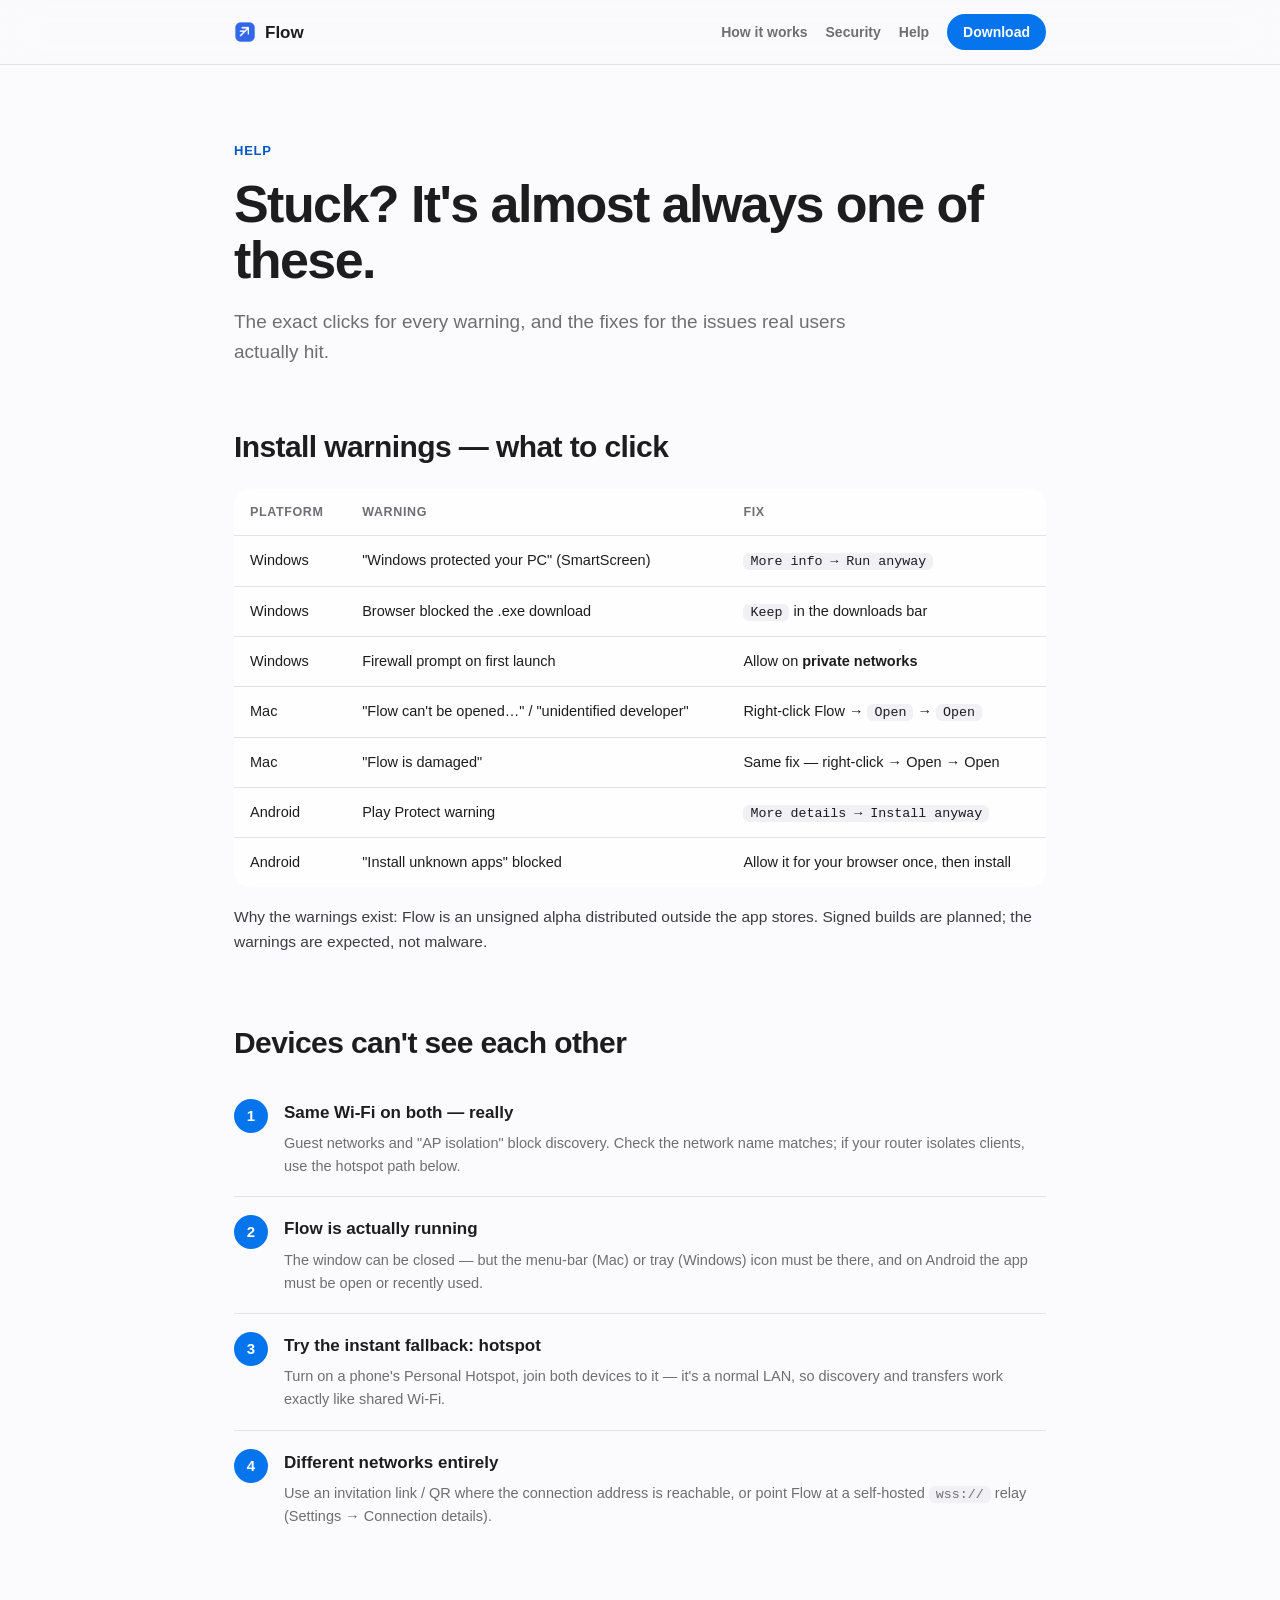
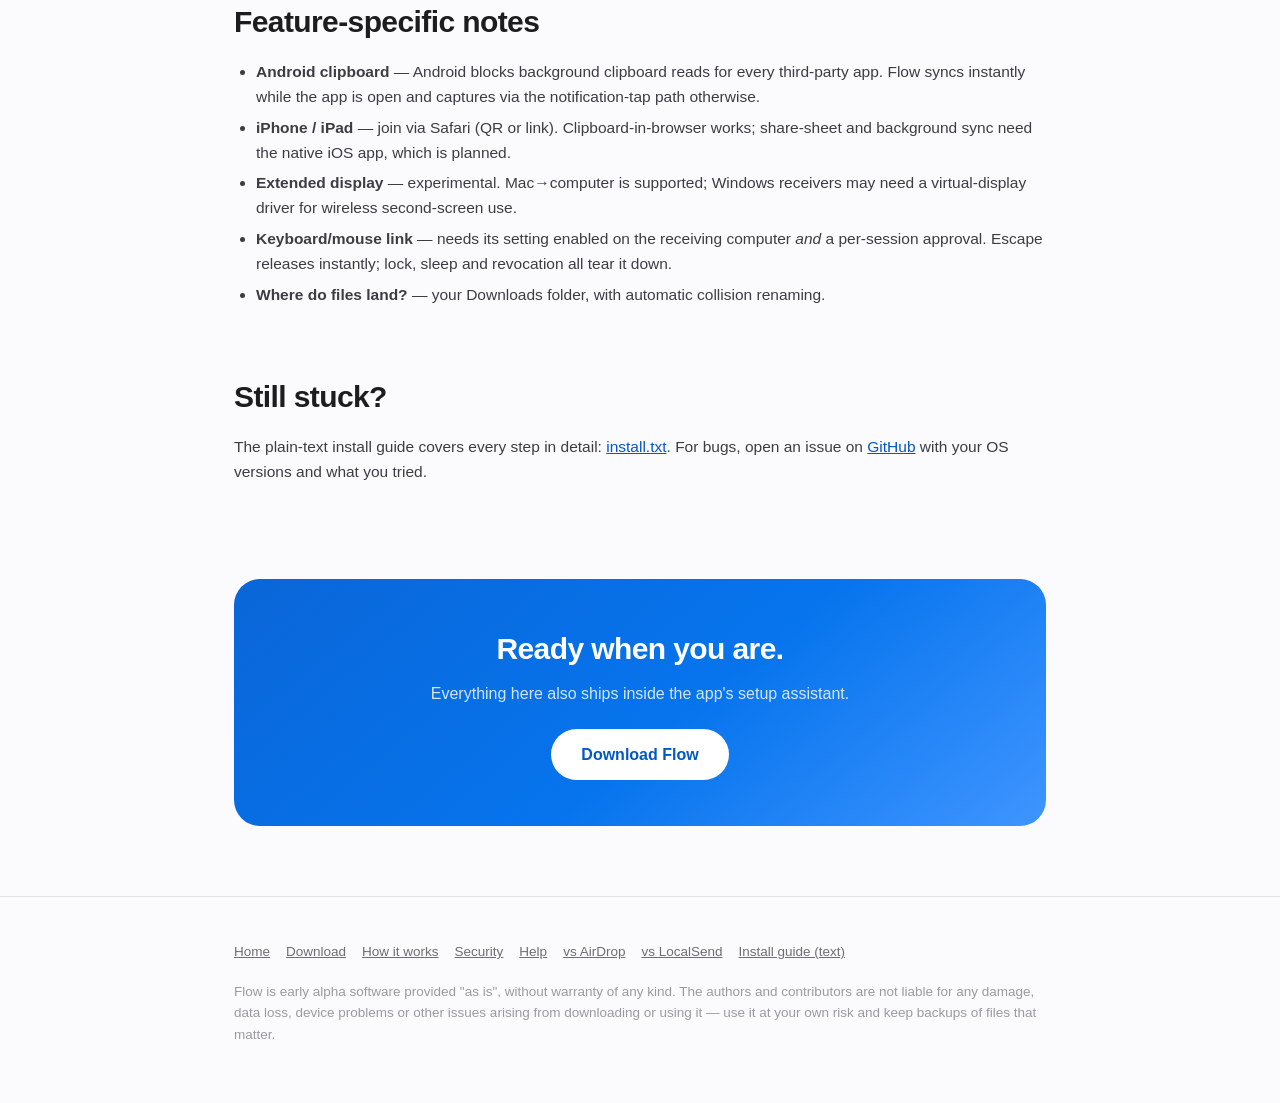
<file: help/index.html>
<!doctype html>
<html lang="en">
  <head>
    <meta charset="utf-8" />
    <meta name="viewport" content="width=device-width, initial-scale=1" />
    <title>Flow help — install warnings, pairing and troubleshooting</title>
    <meta
      name="description"
      content="Get past every OS install warning, connect devices that can't see each other, and fix common Flow issues — exact clicks for Windows, Mac and Android."
    />
    <link rel="canonical" href="https://platiniumtermite.github.io/help/" />
    <meta property="og:type" content="website" />
    <meta property="og:title" content="Flow help — install, pairing, troubleshooting" />
    <meta
      property="og:description"
      content="The exact clicks for every warning and fix for devices that can't find each other."
    />
    <meta property="og:url" content="https://platiniumtermite.github.io/help/" />
    <meta property="og:image" content="https://platiniumtermite.github.io/Flow.png" />
    <meta name="twitter:card" content="summary" />
    <meta
      name="google-site-verification"
      content="go0T_P_wX81kLyziP_LCDEu0iZBkW4DK059RLP5fNl0"
    />
    <link rel="icon" type="image/png" href="/Flow.png" />
    <link rel="stylesheet" href="/assets/page.css" />
    <script type="application/ld+json">
      {
        "@context": "https://schema.org",
        "@type": "BreadcrumbList",
        "itemListElement": [
          {
            "@type": "ListItem",
            "position": 1,
            "name": "Flow",
            "item": "https://platiniumtermite.github.io/"
          },
          {
            "@type": "ListItem",
            "position": 2,
            "name": "Help",
            "item": "https://platiniumtermite.github.io/help/"
          }
        ]
      }
    </script>
    <script type="application/ld+json">
      {
        "@context": "https://schema.org",
        "@type": "FAQPage",
        "mainEntity": [
          {
            "@type": "Question",
            "name": "My devices can't see each other in Flow",
            "acceptedAnswer": {
              "@type": "Answer",
              "text": "Check both are on the same Wi-Fi (not a guest or isolated network), Flow is running on both (menu bar / tray counts), and your firewall allowed Flow on private networks. On different networks, use a phone hotspot, an invitation link, or a self-hosted relay."
            }
          },
          {
            "@type": "Question",
            "name": "Why does Windows SmartScreen block Flow?",
            "acceptedAnswer": {
              "@type": "Answer",
              "text": "Flow is an unsigned early-alpha build, so SmartScreen shows its standard caution. Click 'More info → Run anyway'. If the browser blocked the download, choose 'Keep' first."
            }
          },
          {
            "@type": "Question",
            "name": "Why can't my Android clipboard sync in the background?",
            "acceptedAnswer": {
              "@type": "Answer",
              "text": "Android 10+ blocks clipboard reads for background apps — an OS restriction every third-party app shares. Flow captures it when the app is in the foreground or via the notification tap path, and syncs instantly from there."
            }
          },
          {
            "@type": "Question",
            "name": "Does Flow work on iPhone and iPad?",
            "acceptedAnswer": {
              "@type": "Answer",
              "text": "Through Safari — scan the QR invitation or open the invite link. iOS Safari can't do background clipboard or share-sheet integration, so a native iOS app is planned for those."
            }
          }
        ]
      }
    </script>
  </head>
  <body>
    <header class="site-head">
      <div class="in">
        <a class="logo" href="/"><img src="/Flow.png" alt="Flow logo" />Flow</a>
        <nav>
          <a href="/how-it-works/">How it works</a>
          <a href="/security/">Security</a>
          <a href="/help/">Help</a>
          <a class="cta" href="/download/">Download</a>
        </nav>
      </div>
    </header>
    <main class="wrap">
      <div class="page-hero">
        <p class="eyebrow">Help</p>
        <h1>Stuck? It's almost always one of these.</h1>
        <p class="lede">
          The exact clicks for every warning, and the fixes for the issues
          real users actually hit.
        </p>
      </div>

      <section>
        <h2>Install warnings — what to click</h2>
        <table>
          <tr><th>Platform</th><th>Warning</th><th>Fix</th></tr>
          <tr>
            <td>Windows</td>
            <td>"Windows protected your PC" (SmartScreen)</td>
            <td><code>More info → Run anyway</code></td>
          </tr>
          <tr>
            <td>Windows</td>
            <td>Browser blocked the .exe download</td>
            <td><code>Keep</code> in the downloads bar</td>
          </tr>
          <tr>
            <td>Windows</td>
            <td>Firewall prompt on first launch</td>
            <td>Allow on <strong>private networks</strong></td>
          </tr>
          <tr>
            <td>Mac</td>
            <td>"Flow can't be opened…" / "unidentified developer"</td>
            <td>Right-click Flow → <code>Open</code> → <code>Open</code></td>
          </tr>
          <tr>
            <td>Mac</td>
            <td>"Flow is damaged"</td>
            <td>Same fix — right-click → Open → Open</td>
          </tr>
          <tr>
            <td>Android</td>
            <td>Play Protect warning</td>
            <td><code>More details → Install anyway</code></td>
          </tr>
          <tr>
            <td>Android</td>
            <td>"Install unknown apps" blocked</td>
            <td>Allow it for your browser once, then install</td>
          </tr>
        </table>
        <p>
          Why the warnings exist: Flow is an unsigned alpha distributed
          outside the app stores. Signed builds are planned; the warnings are
          expected, not malware.
        </p>
      </section>

      <section>
        <h2>Devices can't see each other</h2>
        <div class="steps">
          <div class="step">
            <div class="n"></div>
            <div>
              <h3>Same Wi-Fi on both — really</h3>
              <p>
                Guest networks and "AP isolation" block discovery. Check the
                network name matches; if your router isolates clients, use the
                hotspot path below.
              </p>
            </div>
          </div>
          <div class="step">
            <div class="n"></div>
            <div>
              <h3>Flow is actually running</h3>
              <p>
                The window can be closed — but the menu-bar (Mac) or tray
                (Windows) icon must be there, and on Android the app must be
                open or recently used.
              </p>
            </div>
          </div>
          <div class="step">
            <div class="n"></div>
            <div>
              <h3>Try the instant fallback: hotspot</h3>
              <p>
                Turn on a phone's Personal Hotspot, join both devices to it —
                it's a normal LAN, so discovery and transfers work exactly
                like shared Wi-Fi.
              </p>
            </div>
          </div>
          <div class="step">
            <div class="n"></div>
            <div>
              <h3>Different networks entirely</h3>
              <p>
                Use an invitation link / QR where the connection address is
                reachable, or point Flow at a self-hosted
                <code>wss://</code> relay (Settings → Connection details).
              </p>
            </div>
          </div>
        </div>
      </section>

      <section>
        <h2>Feature-specific notes</h2>
        <ul>
          <li>
            <strong>Android clipboard</strong> — Android blocks background
            clipboard reads for every third-party app. Flow syncs instantly
            while the app is open and captures via the notification-tap path
            otherwise.
          </li>
          <li>
            <strong>iPhone / iPad</strong> — join via Safari (QR or link).
            Clipboard-in-browser works; share-sheet and background sync need
            the native iOS app, which is planned.
          </li>
          <li>
            <strong>Extended display</strong> — experimental. Mac→computer is
            supported; Windows receivers may need a virtual-display driver for
            wireless second-screen use.
          </li>
          <li>
            <strong>Keyboard/mouse link</strong> — needs its setting enabled on
            the receiving computer <em>and</em> a per-session approval. Escape
            releases instantly; lock, sleep and revocation all tear it down.
          </li>
          <li>
            <strong>Where do files land?</strong> — your Downloads folder, with
            automatic collision renaming.
          </li>
        </ul>
      </section>

      <section>
        <h2>Still stuck?</h2>
        <p>
          The plain-text install guide covers every step in detail:
          <a href="/install.txt">install.txt</a>. For bugs, open an issue on
          <a href="https://github.com/PlatiniumTermite/flow">GitHub</a> with
          your OS versions and what you tried.
        </p>
      </section>

      <div class="cta-band">
        <h2>Ready when you are.</h2>
        <p>Everything here also ships inside the app's setup assistant.</p>
        <a class="btn" href="/download/">Download Flow</a>
      </div>
    </main>
    <footer class="site-foot">
      <div class="wrap">
        <div class="links">
          <a href="/">Home</a>
          <a href="/download/">Download</a>
          <a href="/how-it-works/">How it works</a>
          <a href="/security/">Security</a>
          <a href="/help/">Help</a>
          <a href="/alternatives/airdrop/">vs AirDrop</a>
          <a href="/alternatives/localsend/">vs LocalSend</a>
          <a href="/install.txt">Install guide (text)</a>
        </div>
        <p class="fine">
          Flow is early alpha software provided "as is", without warranty of
          any kind. The authors and contributors are not liable for any damage,
          data loss, device problems or other issues arising from downloading
          or using it — use it at your own risk and keep backups of files that
          matter.
        </p>
      </div>
    </footer>
  </body>
</html>
</file>
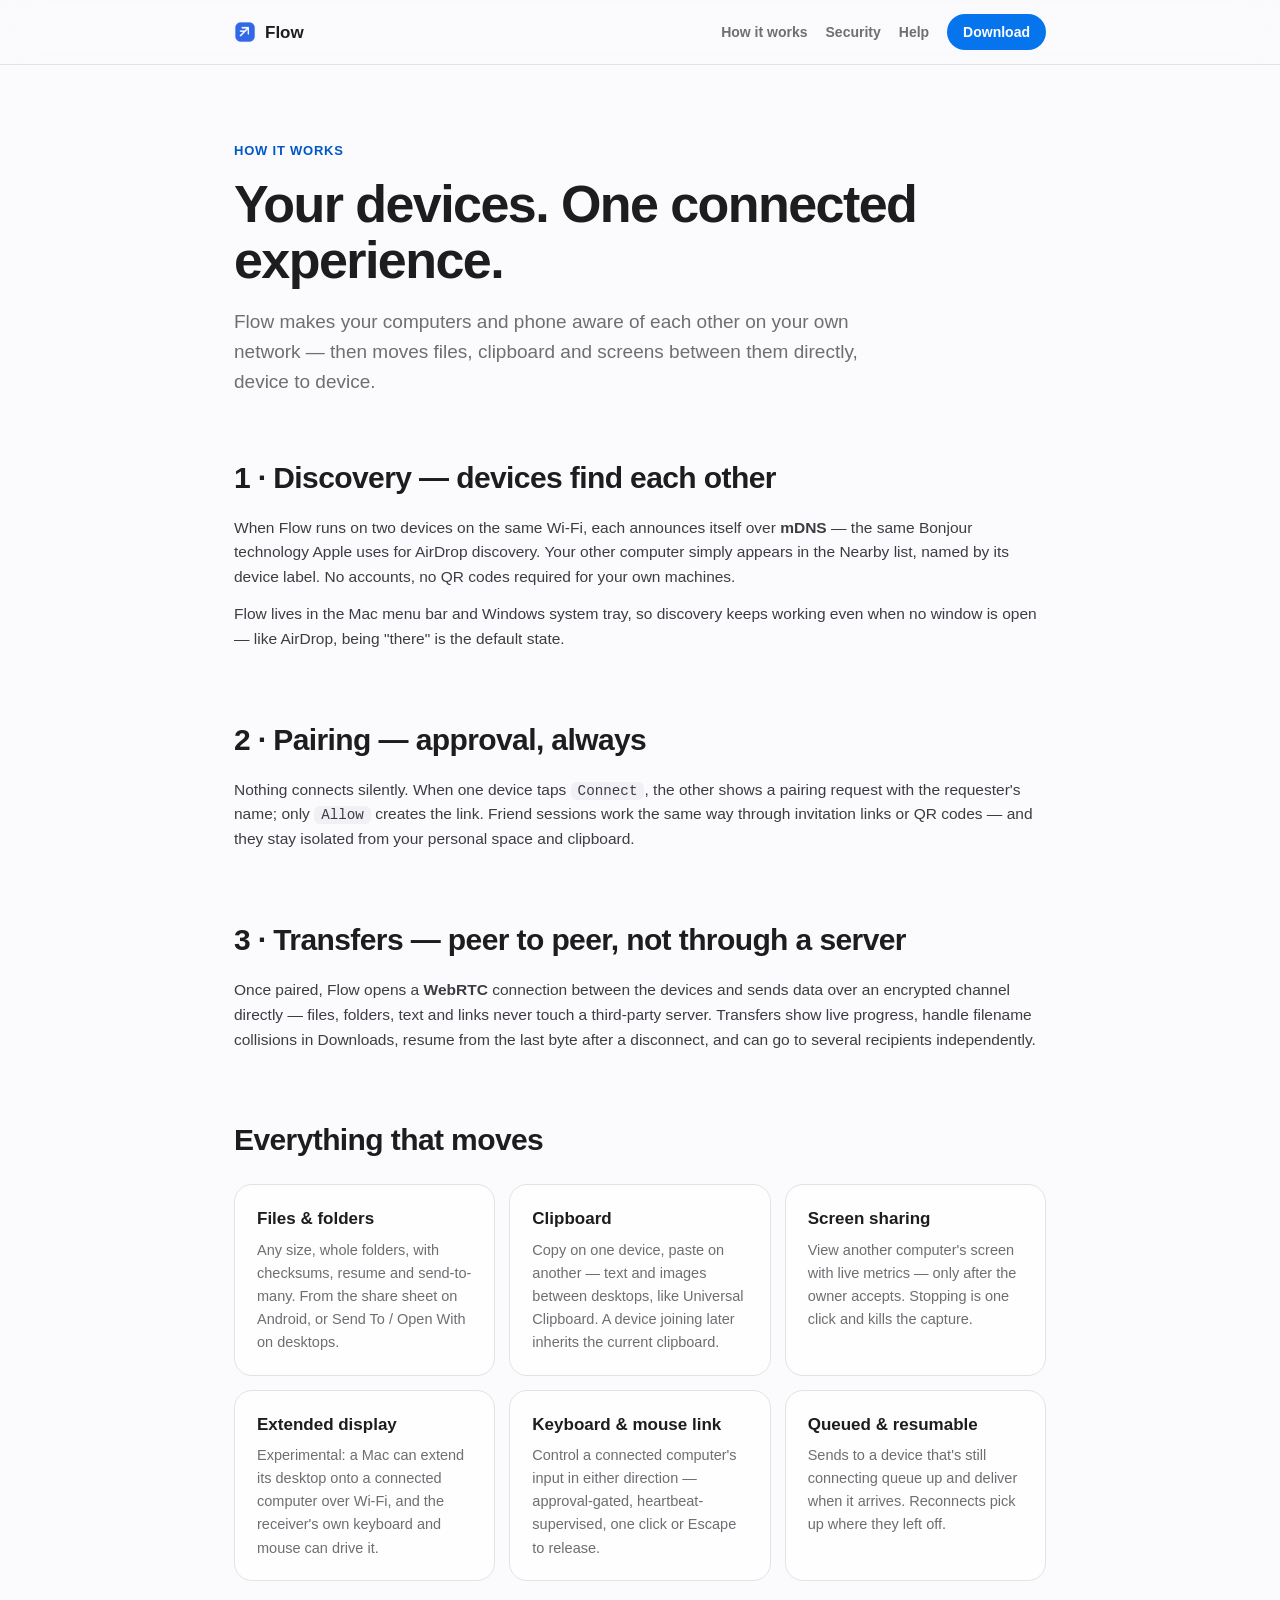
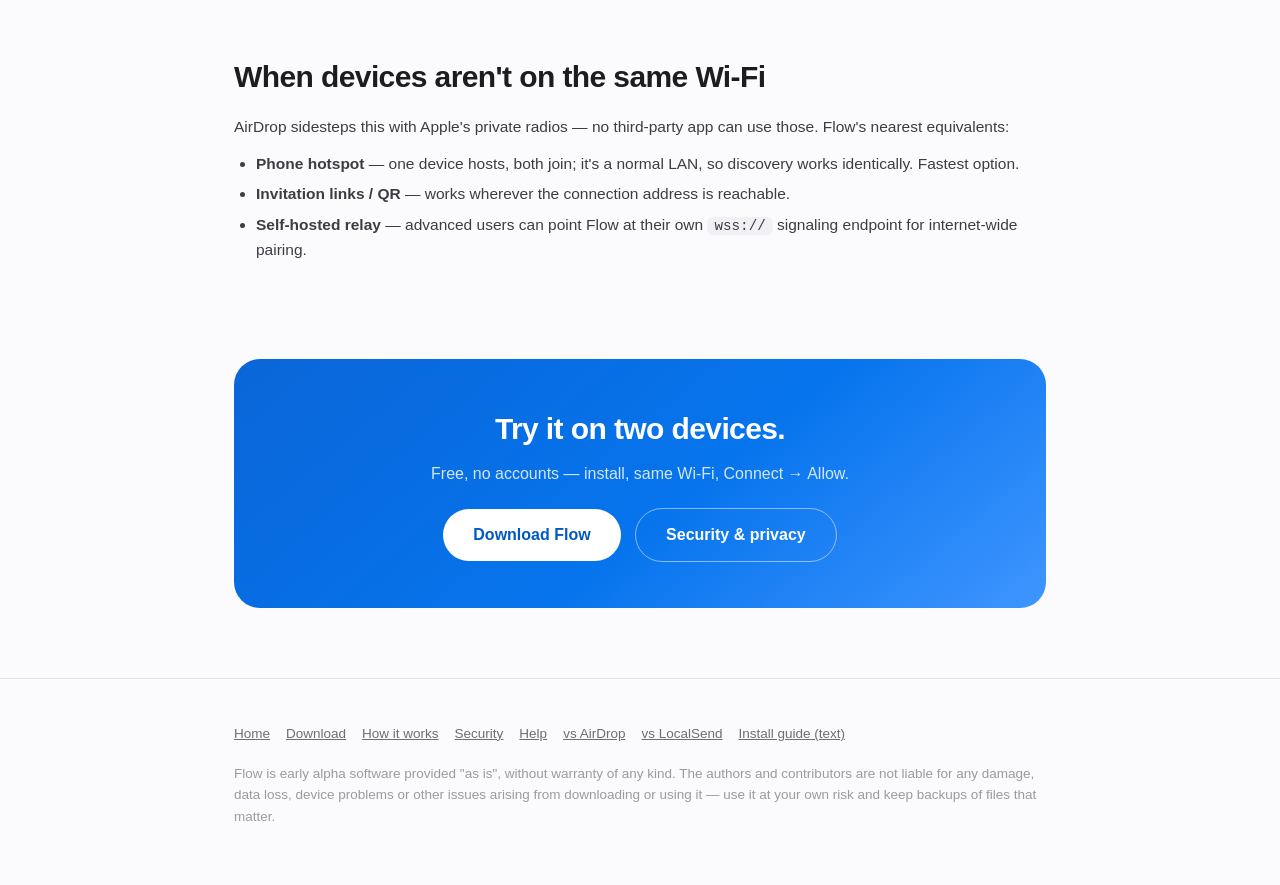
<file: how-it-works/index.html>
<!doctype html>
<html lang="en">
  <head>
    <meta charset="utf-8" />
    <meta name="viewport" content="width=device-width, initial-scale=1" />
    <title>How Flow works — discovery, pairing, transfers, clipboard &amp; displays</title>
    <meta
      name="description"
      content="How Flow connects your devices: mDNS discovery on Wi-Fi, approval-gated pairing, peer-to-peer WebRTC transfers, clipboard sync, screen sharing, extended display and keyboard/mouse linking."
    />
    <link rel="canonical" href="https://platiniumtermite.github.io/how-it-works/" />
    <meta property="og:type" content="website" />
    <meta property="og:title" content="How Flow works — your devices, one connected experience" />
    <meta
      property="og:description"
      content="Local discovery, approval pairing and peer-to-peer transfers — how Flow moves files, clipboard and screens between Mac, Windows and Android."
    />
    <meta property="og:url" content="https://platiniumtermite.github.io/how-it-works/" />
    <meta property="og:image" content="https://platiniumtermite.github.io/Flow.png" />
    <meta name="twitter:card" content="summary" />
    <meta
      name="google-site-verification"
      content="go0T_P_wX81kLyziP_LCDEu0iZBkW4DK059RLP5fNl0"
    />
    <link rel="icon" type="image/png" href="/Flow.png" />
    <link rel="stylesheet" href="/assets/page.css" />
    <script type="application/ld+json">
      {
        "@context": "https://schema.org",
        "@type": "BreadcrumbList",
        "itemListElement": [
          {
            "@type": "ListItem",
            "position": 1,
            "name": "Flow",
            "item": "https://platiniumtermite.github.io/"
          },
          {
            "@type": "ListItem",
            "position": 2,
            "name": "How it works",
            "item": "https://platiniumtermite.github.io/how-it-works/"
          }
        ]
      }
    </script>
  </head>
  <body>
    <header class="site-head">
      <div class="in">
        <a class="logo" href="/"><img src="/Flow.png" alt="Flow logo" />Flow</a>
        <nav>
          <a href="/how-it-works/">How it works</a>
          <a href="/security/">Security</a>
          <a href="/help/">Help</a>
          <a class="cta" href="/download/">Download</a>
        </nav>
      </div>
    </header>
    <main class="wrap">
      <div class="page-hero">
        <p class="eyebrow">How it works</p>
        <h1>Your devices. One connected experience.</h1>
        <p class="lede">
          Flow makes your computers and phone aware of each other on your own
          network — then moves files, clipboard and screens between them
          directly, device to device.
        </p>
      </div>

      <section>
        <h2>1 · Discovery — devices find each other</h2>
        <p>
          When Flow runs on two devices on the same Wi-Fi, each announces
          itself over <strong>mDNS</strong> — the same Bonjour technology Apple
          uses for AirDrop discovery. Your other computer simply appears in the
          Nearby list, named by its device label. No accounts, no QR codes
          required for your own machines.
        </p>
        <p>
          Flow lives in the Mac menu bar and Windows system tray, so discovery
          keeps working even when no window is open — like AirDrop, being
          "there" is the default state.
        </p>
      </section>

      <section>
        <h2>2 · Pairing — approval, always</h2>
        <p>
          Nothing connects silently. When one device taps
          <code>Connect</code>, the other shows a pairing request with the
          requester's name; only <code>Allow</code> creates the link. Friend
          sessions work the same way through invitation links or QR codes —
          and they stay isolated from your personal space and clipboard.
        </p>
      </section>

      <section>
        <h2>3 · Transfers — peer to peer, not through a server</h2>
        <p>
          Once paired, Flow opens a <strong>WebRTC</strong> connection between
          the devices and sends data over an encrypted channel directly —
          files, folders, text and links never touch a third-party server.
          Transfers show live progress, handle filename collisions in
          Downloads, resume from the last byte after a disconnect, and can go
          to several recipients independently.
        </p>
      </section>

      <section>
        <h2>Everything that moves</h2>
        <div class="cards">
          <div class="card">
            <h3>Files &amp; folders</h3>
            <p>
              Any size, whole folders, with checksums, resume and
              send-to-many. From the share sheet on Android, or Send To /
              Open With on desktops.
            </p>
          </div>
          <div class="card">
            <h3>Clipboard</h3>
            <p>
              Copy on one device, paste on another — text and images between
              desktops, like Universal Clipboard. A device joining later
              inherits the current clipboard.
            </p>
          </div>
          <div class="card">
            <h3>Screen sharing</h3>
            <p>
              View another computer's screen with live metrics — only after
              the owner accepts. Stopping is one click and kills the capture.
            </p>
          </div>
          <div class="card">
            <h3>Extended display</h3>
            <p>
              Experimental: a Mac can extend its desktop onto a connected
              computer over Wi-Fi, and the receiver's own keyboard and mouse
              can drive it.
            </p>
          </div>
          <div class="card">
            <h3>Keyboard &amp; mouse link</h3>
            <p>
              Control a connected computer's input in either direction —
              approval-gated, heartbeat-supervised, one click or Escape to
              release.
            </p>
          </div>
          <div class="card">
            <h3>Queued &amp; resumable</h3>
            <p>
              Sends to a device that's still connecting queue up and deliver
              when it arrives. Reconnects pick up where they left off.
            </p>
          </div>
        </div>
      </section>

      <section>
        <h2>When devices aren't on the same Wi-Fi</h2>
        <p>
          AirDrop sidesteps this with Apple's private radios — no third-party
          app can use those. Flow's nearest equivalents:
        </p>
        <ul>
          <li>
            <strong>Phone hotspot</strong> — one device hosts, both join; it's
            a normal LAN, so discovery works identically. Fastest option.
          </li>
          <li>
            <strong>Invitation links / QR</strong> — works wherever the
            connection address is reachable.
          </li>
          <li>
            <strong>Self-hosted relay</strong> — advanced users can point Flow
            at their own <code>wss://</code> signaling endpoint for
            internet-wide pairing.
          </li>
        </ul>
      </section>

      <div class="cta-band">
        <h2>Try it on two devices.</h2>
        <p>Free, no accounts — install, same Wi-Fi, Connect → Allow.</p>
        <a class="btn" href="/download/">Download Flow</a>
        <a class="btn ghost" href="/security/">Security &amp; privacy</a>
      </div>
    </main>
    <footer class="site-foot">
      <div class="wrap">
        <div class="links">
          <a href="/">Home</a>
          <a href="/download/">Download</a>
          <a href="/how-it-works/">How it works</a>
          <a href="/security/">Security</a>
          <a href="/help/">Help</a>
          <a href="/alternatives/airdrop/">vs AirDrop</a>
          <a href="/alternatives/localsend/">vs LocalSend</a>
          <a href="/install.txt">Install guide (text)</a>
        </div>
        <p class="fine">
          Flow is early alpha software provided "as is", without warranty of
          any kind. The authors and contributors are not liable for any damage,
          data loss, device problems or other issues arising from downloading
          or using it — use it at your own risk and keep backups of files that
          matter.
        </p>
      </div>
    </footer>
  </body>
</html>
</file>
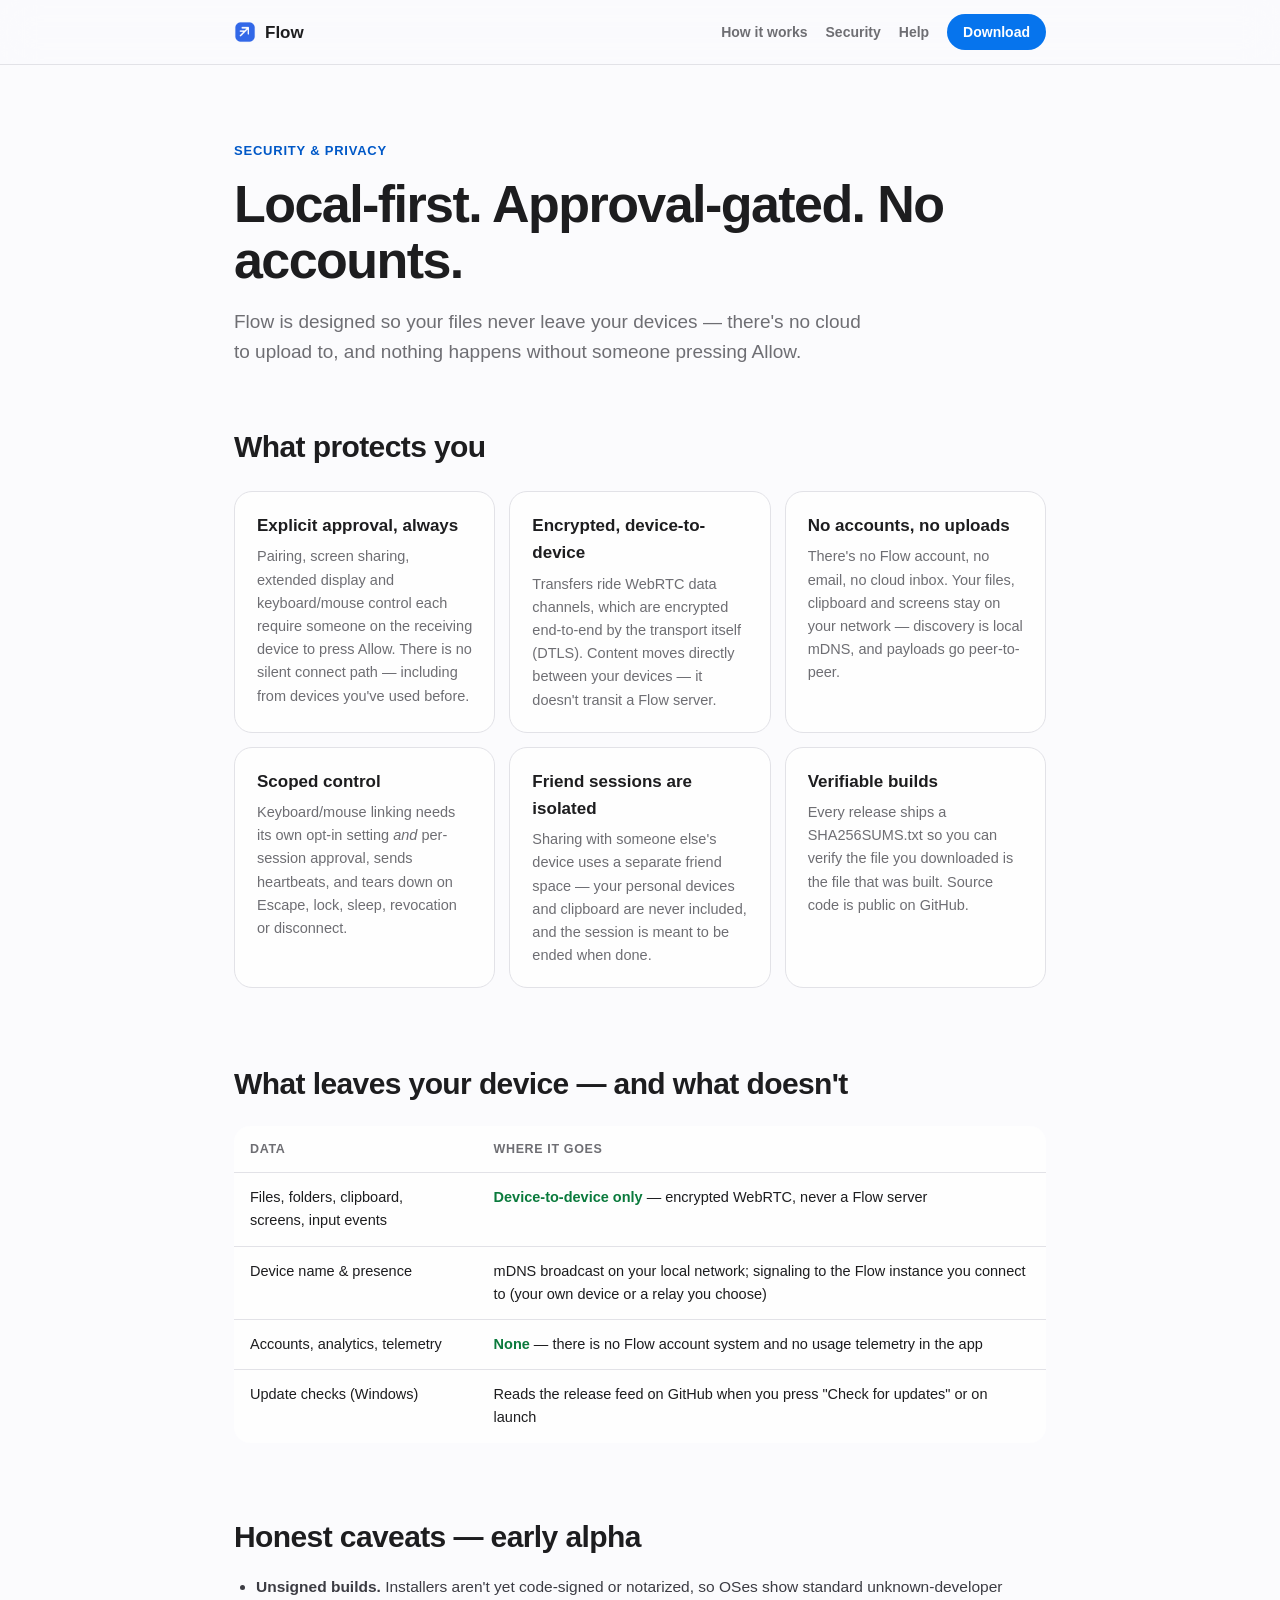
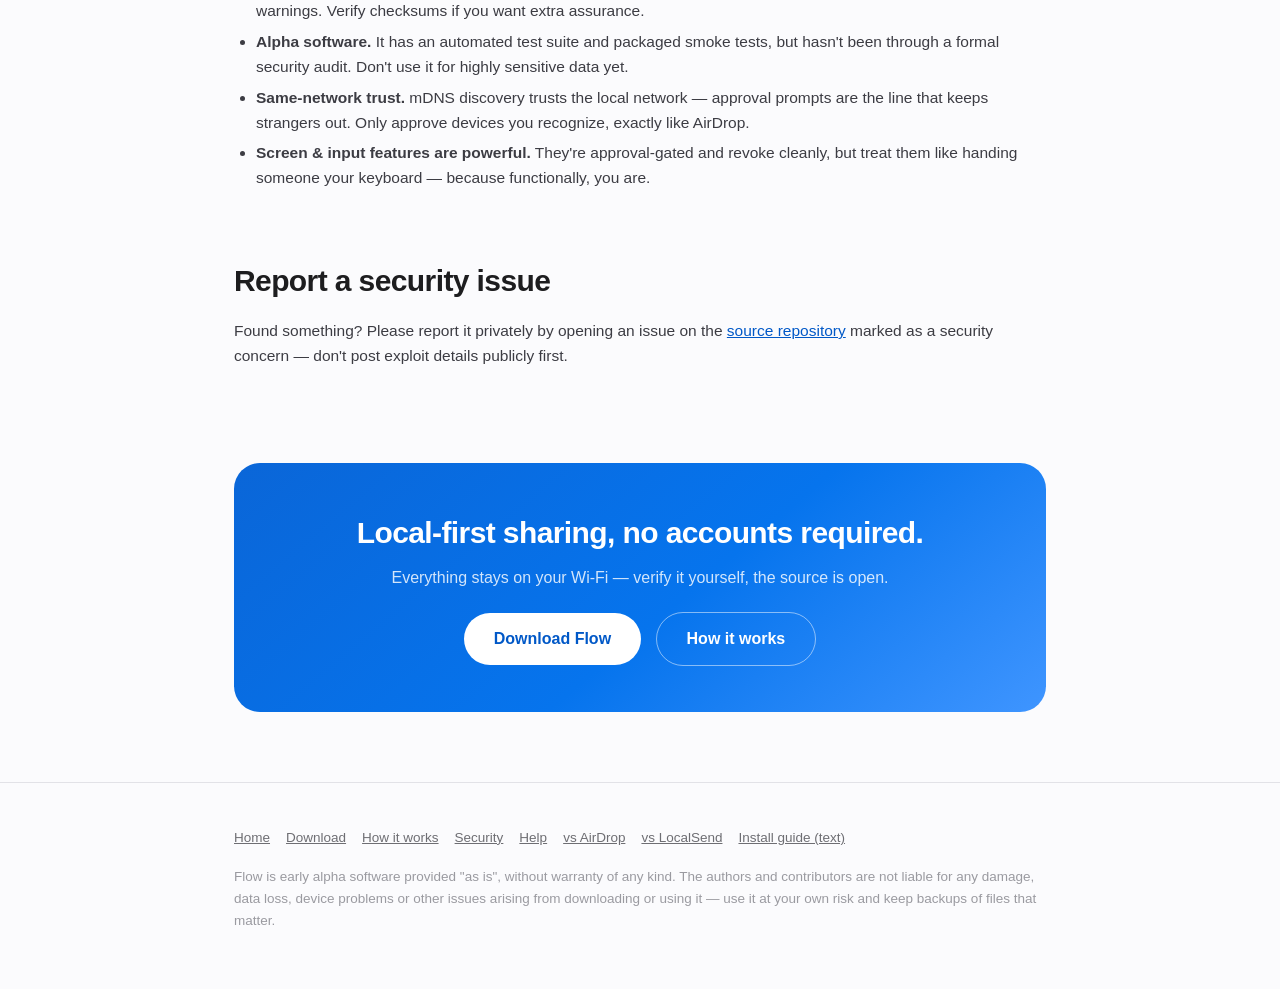
<file: security/index.html>
<!doctype html>
<html lang="en">
  <head>
    <meta charset="utf-8" />
    <meta name="viewport" content="width=device-width, initial-scale=1" />
    <title>Flow security &amp; privacy — local-first, approval-gated, no accounts</title>
    <meta
      name="description"
      content="How Flow protects your data: local-only discovery, explicit approval for every connection, encrypted peer-to-peer transfers, no accounts, no cloud uploads — plus honest alpha-status caveats."
    />
    <link rel="canonical" href="https://platiniumtermite.github.io/security/" />
    <meta property="og:type" content="website" />
    <meta property="og:title" content="Flow security &amp; privacy — local-first by design" />
    <meta
      property="og:description"
      content="Approval-gated pairing, encrypted device-to-device transfers, no accounts, nothing uploaded. What Flow does with your data — and what it never sees."
    />
    <meta property="og:url" content="https://platiniumtermite.github.io/security/" />
    <meta property="og:image" content="https://platiniumtermite.github.io/Flow.png" />
    <meta name="twitter:card" content="summary" />
    <meta
      name="google-site-verification"
      content="go0T_P_wX81kLyziP_LCDEu0iZBkW4DK059RLP5fNl0"
    />
    <link rel="icon" type="image/png" href="/Flow.png" />
    <link rel="stylesheet" href="/assets/page.css" />
    <script type="application/ld+json">
      {
        "@context": "https://schema.org",
        "@type": "BreadcrumbList",
        "itemListElement": [
          {
            "@type": "ListItem",
            "position": 1,
            "name": "Flow",
            "item": "https://platiniumtermite.github.io/"
          },
          {
            "@type": "ListItem",
            "position": 2,
            "name": "Security",
            "item": "https://platiniumtermite.github.io/security/"
          }
        ]
      }
    </script>
  </head>
  <body>
    <header class="site-head">
      <div class="in">
        <a class="logo" href="/"><img src="/Flow.png" alt="Flow logo" />Flow</a>
        <nav>
          <a href="/how-it-works/">How it works</a>
          <a href="/security/">Security</a>
          <a href="/help/">Help</a>
          <a class="cta" href="/download/">Download</a>
        </nav>
      </div>
    </header>
    <main class="wrap">
      <div class="page-hero">
        <p class="eyebrow">Security &amp; privacy</p>
        <h1>Local-first. Approval-gated. No accounts.</h1>
        <p class="lede">
          Flow is designed so your files never leave your devices — there's no
          cloud to upload to, and nothing happens without someone pressing
          Allow.
        </p>
      </div>

      <section>
        <h2>What protects you</h2>
        <div class="cards">
          <div class="card">
            <h3>Explicit approval, always</h3>
            <p>
              Pairing, screen sharing, extended display and keyboard/mouse
              control each require someone on the receiving device to press
              Allow. There is no silent connect path — including from devices
              you've used before.
            </p>
          </div>
          <div class="card">
            <h3>Encrypted, device-to-device</h3>
            <p>
              Transfers ride WebRTC data channels, which are encrypted
              end-to-end by the transport itself (DTLS). Content moves directly
              between your devices — it doesn't transit a Flow server.
            </p>
          </div>
          <div class="card">
            <h3>No accounts, no uploads</h3>
            <p>
              There's no Flow account, no email, no cloud inbox. Your files,
              clipboard and screens stay on your network — discovery is local
              mDNS, and payloads go peer-to-peer.
            </p>
          </div>
          <div class="card">
            <h3>Scoped control</h3>
            <p>
              Keyboard/mouse linking needs its own opt-in setting
              <em>and</em> per-session approval, sends heartbeats, and tears
              down on Escape, lock, sleep, revocation or disconnect.
            </p>
          </div>
          <div class="card">
            <h3>Friend sessions are isolated</h3>
            <p>
              Sharing with someone else's device uses a separate friend space —
              your personal devices and clipboard are never included, and the
              session is meant to be ended when done.
            </p>
          </div>
          <div class="card">
            <h3>Verifiable builds</h3>
            <p>
              Every release ships a SHA256SUMS.txt so you can verify the file
              you downloaded is the file that was built. Source code is public
              on GitHub.
            </p>
          </div>
        </div>
      </section>

      <section>
        <h2>What leaves your device — and what doesn't</h2>
        <table>
          <tr><th>Data</th><th>Where it goes</th></tr>
          <tr>
            <td>Files, folders, clipboard, screens, input events</td>
            <td><span class="yes">Device-to-device only</span> — encrypted WebRTC, never a Flow server</td>
          </tr>
          <tr>
            <td>Device name &amp; presence</td>
            <td>mDNS broadcast on your local network; signaling to the Flow instance you connect to (your own device or a relay you choose)</td>
          </tr>
          <tr>
            <td>Accounts, analytics, telemetry</td>
            <td><span class="yes">None</span> — there is no Flow account system and no usage telemetry in the app</td>
          </tr>
          <tr>
            <td>Update checks (Windows)</td>
            <td>Reads the release feed on GitHub when you press "Check for updates" or on launch</td>
          </tr>
        </table>
      </section>

      <section>
        <h2>Honest caveats — early alpha</h2>
        <ul>
          <li>
            <strong>Unsigned builds.</strong> Installers aren't yet code-signed
            or notarized, so OSes show standard unknown-developer warnings.
            Verify checksums if you want extra assurance.
          </li>
          <li>
            <strong>Alpha software.</strong> It has an automated test suite and
            packaged smoke tests, but hasn't been through a formal security
            audit. Don't use it for highly sensitive data yet.
          </li>
          <li>
            <strong>Same-network trust.</strong> mDNS discovery trusts the
            local network — approval prompts are the line that keeps strangers
            out. Only approve devices you recognize, exactly like AirDrop.
          </li>
          <li>
            <strong>Screen &amp; input features are powerful.</strong> They're
            approval-gated and revoke cleanly, but treat them like handing
            someone your keyboard — because functionally, you are.
          </li>
        </ul>
      </section>

      <section>
        <h2>Report a security issue</h2>
        <p>
          Found something? Please report it privately by opening an issue on
          the
          <a href="https://github.com/PlatiniumTermite/flow">source repository</a>
          marked as a security concern — don't post exploit details publicly
          first.
        </p>
      </section>

      <div class="cta-band">
        <h2>Local-first sharing, no accounts required.</h2>
        <p>Everything stays on your Wi-Fi — verify it yourself, the source is open.</p>
        <a class="btn" href="/download/">Download Flow</a>
        <a class="btn ghost" href="/how-it-works/">How it works</a>
      </div>
    </main>
    <footer class="site-foot">
      <div class="wrap">
        <div class="links">
          <a href="/">Home</a>
          <a href="/download/">Download</a>
          <a href="/how-it-works/">How it works</a>
          <a href="/security/">Security</a>
          <a href="/help/">Help</a>
          <a href="/alternatives/airdrop/">vs AirDrop</a>
          <a href="/alternatives/localsend/">vs LocalSend</a>
          <a href="/install.txt">Install guide (text)</a>
        </div>
        <p class="fine">
          Flow is early alpha software provided "as is", without warranty of
          any kind. The authors and contributors are not liable for any damage,
          data loss, device problems or other issues arising from downloading
          or using it — use it at your own risk and keep backups of files that
          matter.
        </p>
      </div>
    </footer>
  </body>
</html>
</file>
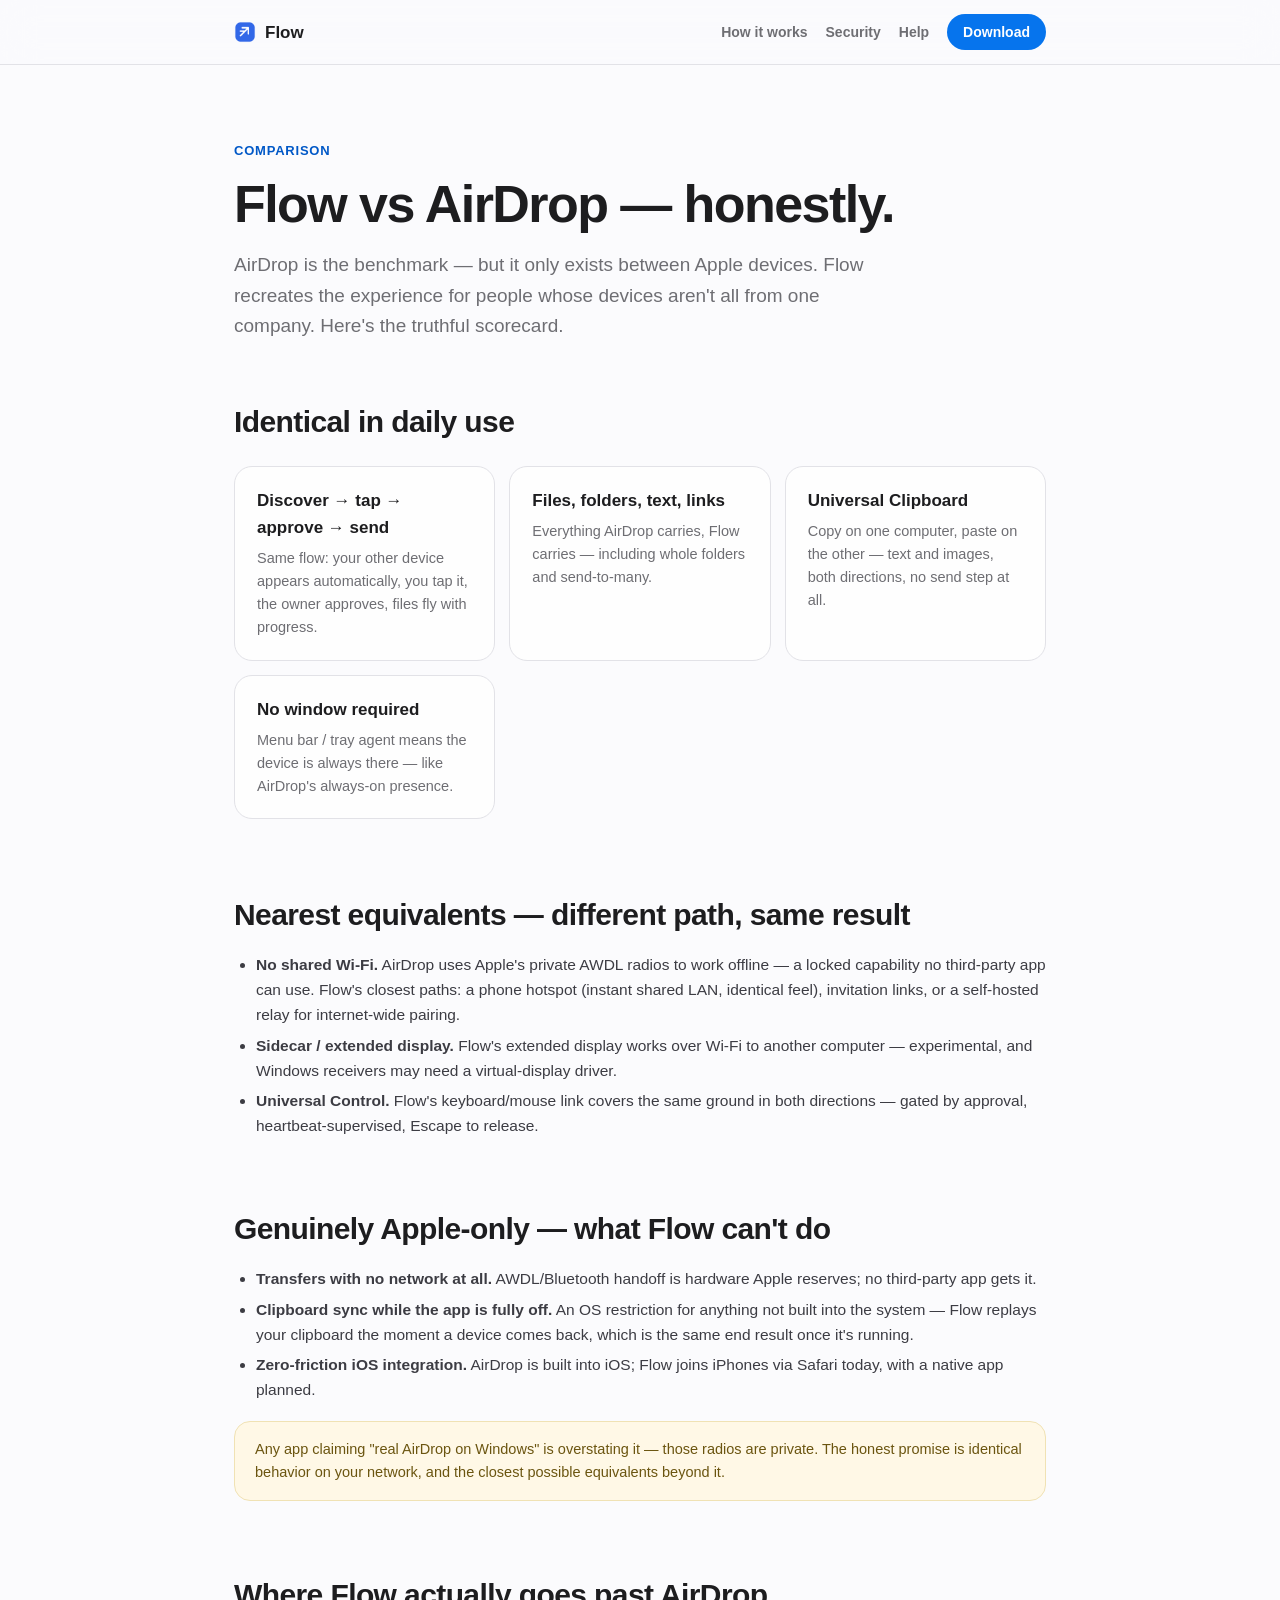
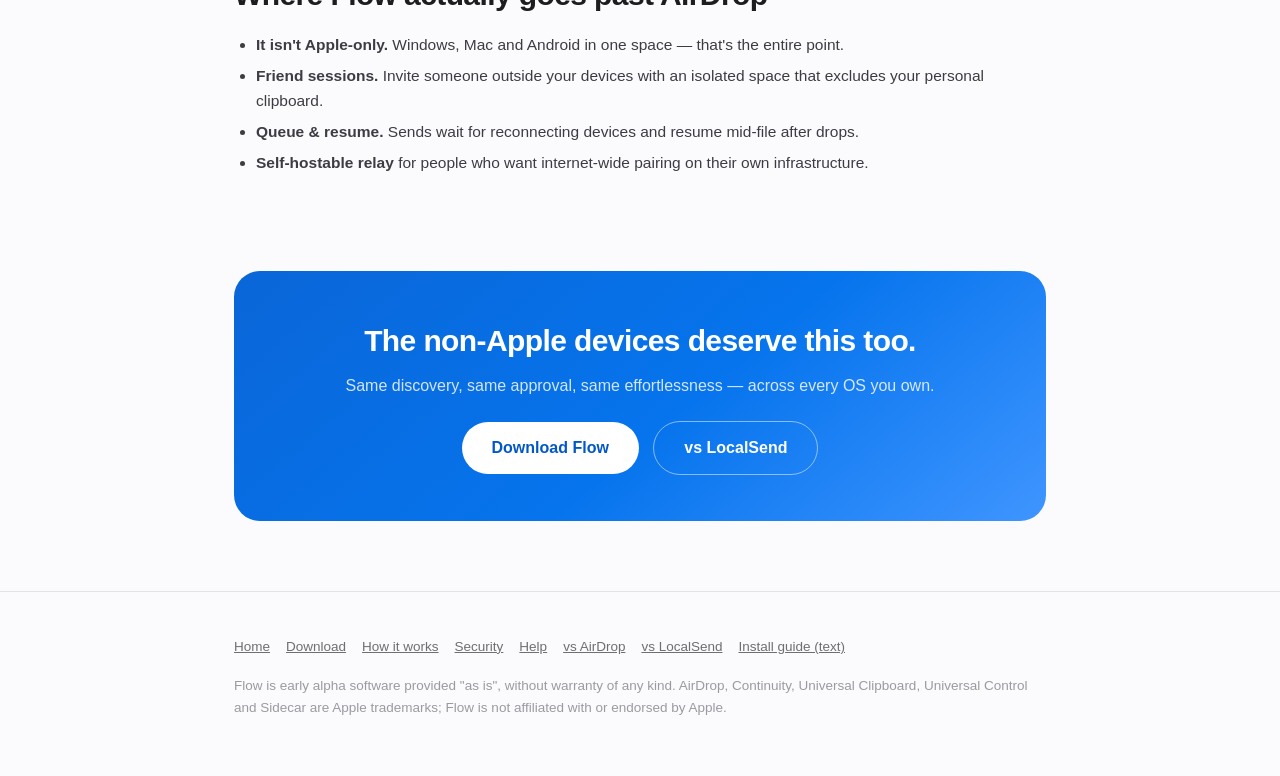
<file: alternatives/airdrop/index.html>
<!doctype html>
<html lang="en">
  <head>
    <meta charset="utf-8" />
    <meta name="viewport" content="width=device-width, initial-scale=1" />
    <title>Flow vs AirDrop — AirDrop-style sharing for Windows &amp; Android</title>
    <meta
      name="description"
      content="AirDrop only works inside Apple's ecosystem. Flow brings the same discover-tap-approve-send experience to Windows, Android and Mac — an honest look at what's identical, what's close, and what's impossible."
    />
    <link rel="canonical" href="https://platiniumtermite.github.io/alternatives/airdrop/" />
    <meta property="og:type" content="website" />
    <meta property="og:title" content="Flow vs AirDrop — the honest comparison" />
    <meta
      property="og:description"
      content="What's identical to AirDrop, what's the nearest equivalent, and what stays Apple-only — for people mixing Mac, Windows and Android."
    />
    <meta property="og:url" content="https://platiniumtermite.github.io/alternatives/airdrop/" />
    <meta property="og:image" content="https://platiniumtermite.github.io/Flow.png" />
    <meta name="twitter:card" content="summary" />
    <meta
      name="google-site-verification"
      content="go0T_P_wX81kLyziP_LCDEu0iZBkW4DK059RLP5fNl0"
    />
    <link rel="icon" type="image/png" href="/Flow.png" />
    <link rel="stylesheet" href="/assets/page.css" />
    <script type="application/ld+json">
      {
        "@context": "https://schema.org",
        "@type": "BreadcrumbList",
        "itemListElement": [
          {
            "@type": "ListItem",
            "position": 1,
            "name": "Flow",
            "item": "https://platiniumtermite.github.io/"
          },
          {
            "@type": "ListItem",
            "position": 2,
            "name": "Flow vs AirDrop",
            "item": "https://platiniumtermite.github.io/alternatives/airdrop/"
          }
        ]
      }
    </script>
  </head>
  <body>
    <header class="site-head">
      <div class="in">
        <a class="logo" href="/"><img src="/Flow.png" alt="Flow logo" />Flow</a>
        <nav>
          <a href="/how-it-works/">How it works</a>
          <a href="/security/">Security</a>
          <a href="/help/">Help</a>
          <a class="cta" href="/download/">Download</a>
        </nav>
      </div>
    </header>
    <main class="wrap">
      <div class="page-hero">
        <p class="eyebrow">Comparison</p>
        <h1>Flow vs AirDrop — honestly.</h1>
        <p class="lede">
          AirDrop is the benchmark — but it only exists between Apple devices.
          Flow recreates the experience for people whose devices aren't all
          from one company. Here's the truthful scorecard.
        </p>
      </div>

      <section>
        <h2>Identical in daily use</h2>
        <div class="cards">
          <div class="card">
            <h3>Discover → tap → approve → send</h3>
            <p>
              Same flow: your other device appears automatically, you tap it,
              the owner approves, files fly with progress.
            </p>
          </div>
          <div class="card">
            <h3>Files, folders, text, links</h3>
            <p>
              Everything AirDrop carries, Flow carries — including whole
              folders and send-to-many.
            </p>
          </div>
          <div class="card">
            <h3>Universal Clipboard</h3>
            <p>
              Copy on one computer, paste on the other — text and images, both
              directions, no send step at all.
            </p>
          </div>
          <div class="card">
            <h3>No window required</h3>
            <p>
              Menu bar / tray agent means the device is always there — like
              AirDrop's always-on presence.
            </p>
          </div>
        </div>
      </section>

      <section>
        <h2>Nearest equivalents — different path, same result</h2>
        <ul>
          <li>
            <strong>No shared Wi-Fi.</strong> AirDrop uses Apple's private
            AWDL radios to work offline — a locked capability no third-party
            app can use. Flow's closest paths: a phone hotspot (instant shared
            LAN, identical feel), invitation links, or a self-hosted relay for
            internet-wide pairing.
          </li>
          <li>
            <strong>Sidecar / extended display.</strong> Flow's extended
            display works over Wi-Fi to another computer — experimental, and
            Windows receivers may need a virtual-display driver.
          </li>
          <li>
            <strong>Universal Control.</strong> Flow's keyboard/mouse link
            covers the same ground in both directions — gated by approval,
            heartbeat-supervised, Escape to release.
          </li>
        </ul>
      </section>

      <section>
        <h2>Genuinely Apple-only — what Flow can't do</h2>
        <ul>
          <li>
            <strong>Transfers with no network at all.</strong> AWDL/Bluetooth
            handoff is hardware Apple reserves; no third-party app gets it.
          </li>
          <li>
            <strong>Clipboard sync while the app is fully off.</strong> An OS
            restriction for anything not built into the system — Flow replays
            your clipboard the moment a device comes back, which is the same
            end result once it's running.
          </li>
          <li>
            <strong>Zero-friction iOS integration.</strong> AirDrop is built
            into iOS; Flow joins iPhones via Safari today, with a native app
            planned.
          </li>
        </ul>
        <div class="warn">
          Any app claiming "real AirDrop on Windows" is overstating it — those
          radios are private. The honest promise is identical behavior on your
          network, and the closest possible equivalents beyond it.
        </div>
      </section>

      <section>
        <h2>Where Flow actually goes past AirDrop</h2>
        <ul>
          <li>
            <strong>It isn't Apple-only.</strong> Windows, Mac and Android in
            one space — that's the entire point.
          </li>
          <li>
            <strong>Friend sessions.</strong> Invite someone outside your
            devices with an isolated space that excludes your personal
            clipboard.
          </li>
          <li>
            <strong>Queue &amp; resume.</strong> Sends wait for reconnecting
            devices and resume mid-file after drops.
          </li>
          <li>
            <strong>Self-hostable relay</strong> for people who want
            internet-wide pairing on their own infrastructure.
          </li>
        </ul>
      </section>

      <div class="cta-band">
        <h2>The non-Apple devices deserve this too.</h2>
        <p>Same discovery, same approval, same effortlessness — across every OS you own.</p>
        <a class="btn" href="/download/">Download Flow</a>
        <a class="btn ghost" href="/alternatives/localsend/">vs LocalSend</a>
      </div>
    </main>
    <footer class="site-foot">
      <div class="wrap">
        <div class="links">
          <a href="/">Home</a>
          <a href="/download/">Download</a>
          <a href="/how-it-works/">How it works</a>
          <a href="/security/">Security</a>
          <a href="/help/">Help</a>
          <a href="/alternatives/airdrop/">vs AirDrop</a>
          <a href="/alternatives/localsend/">vs LocalSend</a>
          <a href="/install.txt">Install guide (text)</a>
        </div>
        <p class="fine">
          Flow is early alpha software provided "as is", without warranty of
          any kind. AirDrop, Continuity, Universal Clipboard, Universal
          Control and Sidecar are Apple trademarks; Flow is not affiliated
          with or endorsed by Apple.
        </p>
      </div>
    </footer>
  </body>
</html>
</file>
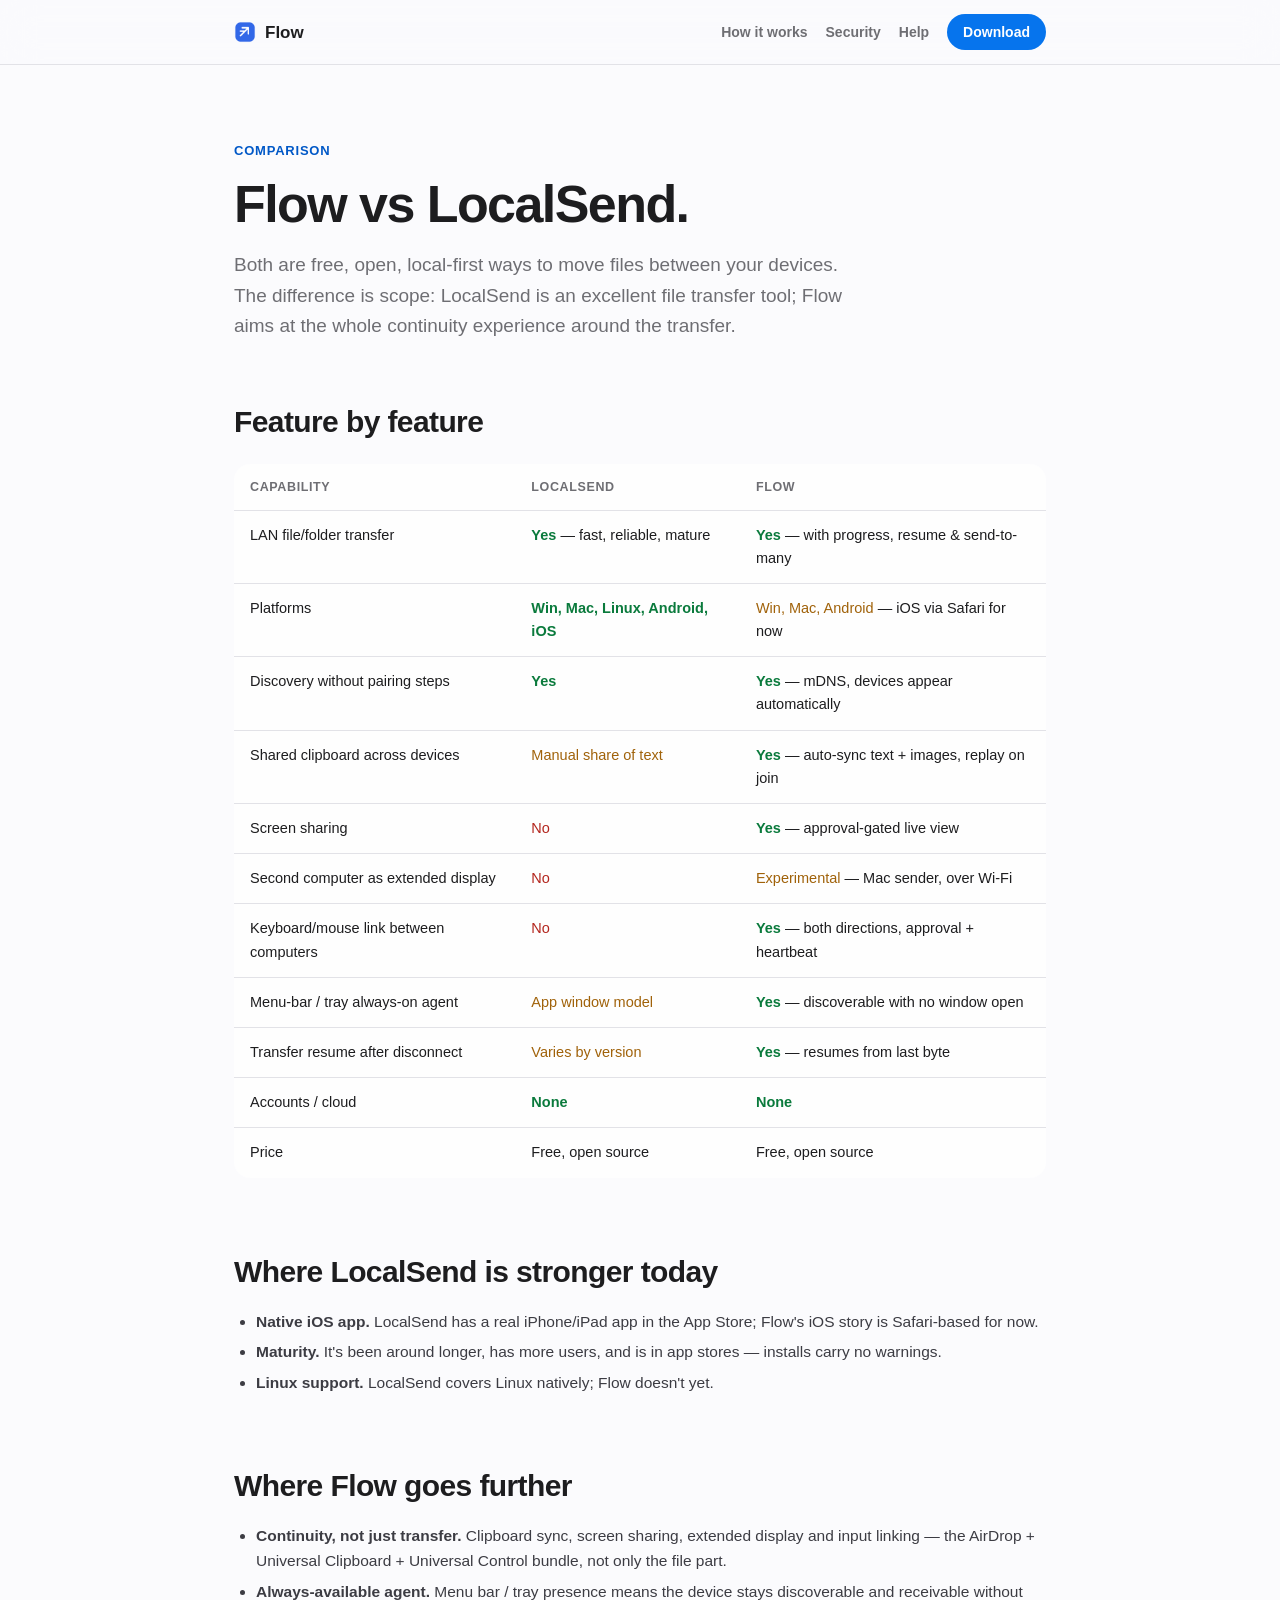
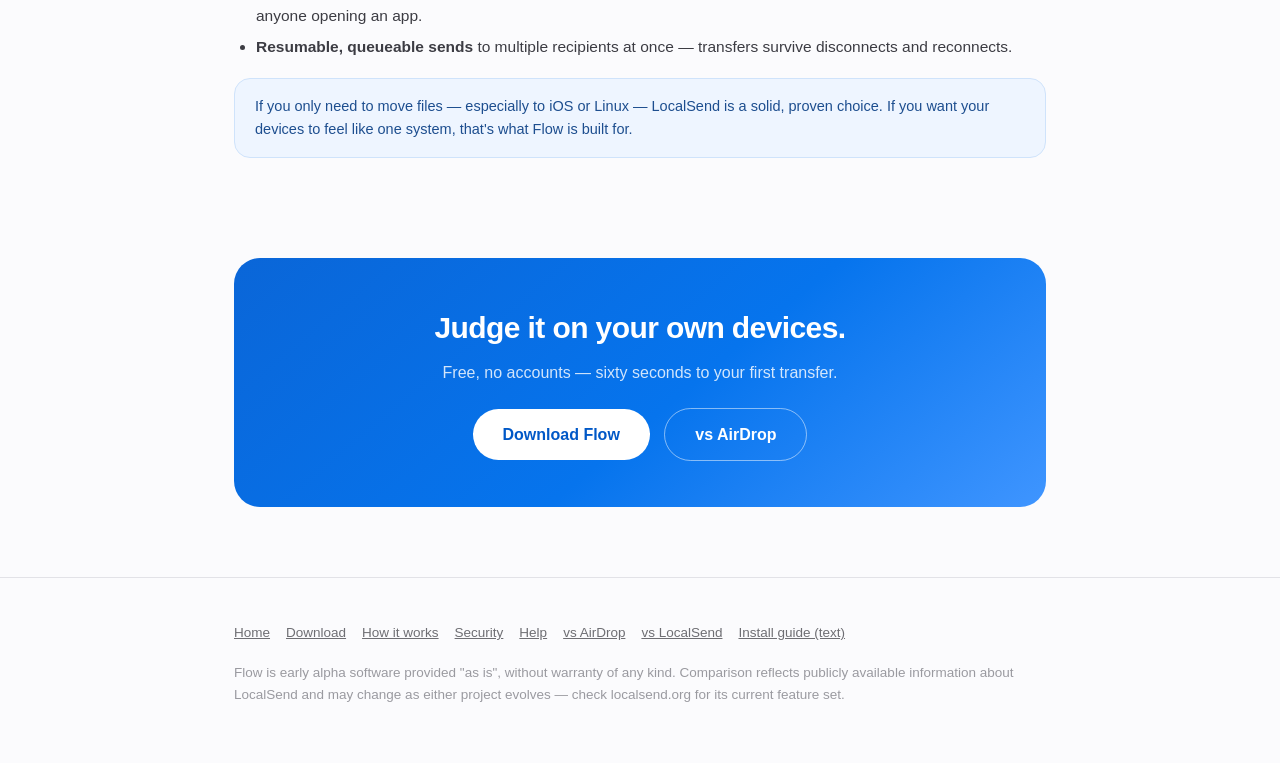
<file: alternatives/localsend/index.html>
<!doctype html>
<html lang="en">
  <head>
    <meta charset="utf-8" />
    <meta name="viewport" content="width=device-width, initial-scale=1" />
    <title>Flow vs LocalSend — honest comparison for cross-device sharing</title>
    <meta
      name="description"
      content="Flow vs LocalSend: both do fast local file transfer between Mac, Windows, Android and iOS. Flow adds clipboard sync, screen sharing, extended display and keyboard/mouse link — an honest feature comparison."
    />
    <link rel="canonical" href="https://platiniumtermite.github.io/alternatives/localsend/" />
    <meta property="og:type" content="website" />
    <meta property="og:title" content="Flow vs LocalSend — an honest comparison" />
    <meta
      property="og:description"
      content="Where LocalSend wins, where Flow goes further — file sharing, clipboard sync, screens and input control compared feature by feature."
    />
    <meta property="og:url" content="https://platiniumtermite.github.io/alternatives/localsend/" />
    <meta property="og:image" content="https://platiniumtermite.github.io/Flow.png" />
    <meta name="twitter:card" content="summary" />
    <meta
      name="google-site-verification"
      content="go0T_P_wX81kLyziP_LCDEu0iZBkW4DK059RLP5fNl0"
    />
    <link rel="icon" type="image/png" href="/Flow.png" />
    <link rel="stylesheet" href="/assets/page.css" />
    <script type="application/ld+json">
      {
        "@context": "https://schema.org",
        "@type": "BreadcrumbList",
        "itemListElement": [
          {
            "@type": "ListItem",
            "position": 1,
            "name": "Flow",
            "item": "https://platiniumtermite.github.io/"
          },
          {
            "@type": "ListItem",
            "position": 2,
            "name": "Flow vs LocalSend",
            "item": "https://platiniumtermite.github.io/alternatives/localsend/"
          }
        ]
      }
    </script>
  </head>
  <body>
    <header class="site-head">
      <div class="in">
        <a class="logo" href="/"><img src="/Flow.png" alt="Flow logo" />Flow</a>
        <nav>
          <a href="/how-it-works/">How it works</a>
          <a href="/security/">Security</a>
          <a href="/help/">Help</a>
          <a class="cta" href="/download/">Download</a>
        </nav>
      </div>
    </header>
    <main class="wrap">
      <div class="page-hero">
        <p class="eyebrow">Comparison</p>
        <h1>Flow vs LocalSend.</h1>
        <p class="lede">
          Both are free, open, local-first ways to move files between your
          devices. The difference is scope: LocalSend is an excellent file
          transfer tool; Flow aims at the whole continuity experience around
          the transfer.
        </p>
      </div>

      <section>
        <h2>Feature by feature</h2>
        <table>
          <tr>
            <th>Capability</th><th>LocalSend</th><th>Flow</th>
          </tr>
          <tr>
            <td>LAN file/folder transfer</td>
            <td><span class="yes">Yes</span> — fast, reliable, mature</td>
            <td><span class="yes">Yes</span> — with progress, resume &amp; send-to-many</td>
          </tr>
          <tr>
            <td>Platforms</td>
            <td><span class="yes">Win, Mac, Linux, Android, iOS</span></td>
            <td><span class="part">Win, Mac, Android</span> — iOS via Safari for now</td>
          </tr>
          <tr>
            <td>Discovery without pairing steps</td>
            <td><span class="yes">Yes</span></td>
            <td><span class="yes">Yes</span> — mDNS, devices appear automatically</td>
          </tr>
          <tr>
            <td>Shared clipboard across devices</td>
            <td><span class="part">Manual share of text</span></td>
            <td><span class="yes">Yes</span> — auto-sync text + images, replay on join</td>
          </tr>
          <tr>
            <td>Screen sharing</td>
            <td><span class="no">No</span></td>
            <td><span class="yes">Yes</span> — approval-gated live view</td>
          </tr>
          <tr>
            <td>Second computer as extended display</td>
            <td><span class="no">No</span></td>
            <td><span class="part">Experimental</span> — Mac sender, over Wi-Fi</td>
          </tr>
          <tr>
            <td>Keyboard/mouse link between computers</td>
            <td><span class="no">No</span></td>
            <td><span class="yes">Yes</span> — both directions, approval + heartbeat</td>
          </tr>
          <tr>
            <td>Menu-bar / tray always-on agent</td>
            <td><span class="part">App window model</span></td>
            <td><span class="yes">Yes</span> — discoverable with no window open</td>
          </tr>
          <tr>
            <td>Transfer resume after disconnect</td>
            <td><span class="part">Varies by version</span></td>
            <td><span class="yes">Yes</span> — resumes from last byte</td>
          </tr>
          <tr>
            <td>Accounts / cloud</td>
            <td><span class="yes">None</span></td>
            <td><span class="yes">None</span></td>
          </tr>
          <tr>
            <td>Price</td>
            <td>Free, open source</td>
            <td>Free, open source</td>
          </tr>
        </table>
      </section>

      <section>
        <h2>Where LocalSend is stronger today</h2>
        <ul>
          <li>
            <strong>Native iOS app.</strong> LocalSend has a real iPhone/iPad
            app in the App Store; Flow's iOS story is Safari-based for now.
          </li>
          <li>
            <strong>Maturity.</strong> It's been around longer, has more
            users, and is in app stores — installs carry no warnings.
          </li>
          <li>
            <strong>Linux support.</strong> LocalSend covers Linux natively;
            Flow doesn't yet.
          </li>
        </ul>
      </section>

      <section>
        <h2>Where Flow goes further</h2>
        <ul>
          <li>
            <strong>Continuity, not just transfer.</strong> Clipboard sync,
            screen sharing, extended display and input linking — the AirDrop
            + Universal Clipboard + Universal Control bundle, not only the
            file part.
          </li>
          <li>
            <strong>Always-available agent.</strong> Menu bar / tray presence
            means the device stays discoverable and receivable without anyone
            opening an app.
          </li>
          <li>
            <strong>Resumable, queueable sends</strong> to multiple recipients
            at once — transfers survive disconnects and reconnects.
          </li>
        </ul>
        <div class="note">
          If you only need to move files — especially to iOS or Linux —
          LocalSend is a solid, proven choice. If you want your devices to
          feel like one system, that's what Flow is built for.
        </div>
      </section>

      <div class="cta-band">
        <h2>Judge it on your own devices.</h2>
        <p>Free, no accounts — sixty seconds to your first transfer.</p>
        <a class="btn" href="/download/">Download Flow</a>
        <a class="btn ghost" href="/alternatives/airdrop/">vs AirDrop</a>
      </div>
    </main>
    <footer class="site-foot">
      <div class="wrap">
        <div class="links">
          <a href="/">Home</a>
          <a href="/download/">Download</a>
          <a href="/how-it-works/">How it works</a>
          <a href="/security/">Security</a>
          <a href="/help/">Help</a>
          <a href="/alternatives/airdrop/">vs AirDrop</a>
          <a href="/alternatives/localsend/">vs LocalSend</a>
          <a href="/install.txt">Install guide (text)</a>
        </div>
        <p class="fine">
          Flow is early alpha software provided "as is", without warranty of
          any kind. Comparison reflects publicly available information about
          LocalSend and may change as either project evolves — check
          localsend.org for its current feature set.
        </p>
      </div>
    </footer>
  </body>
</html>
</file>
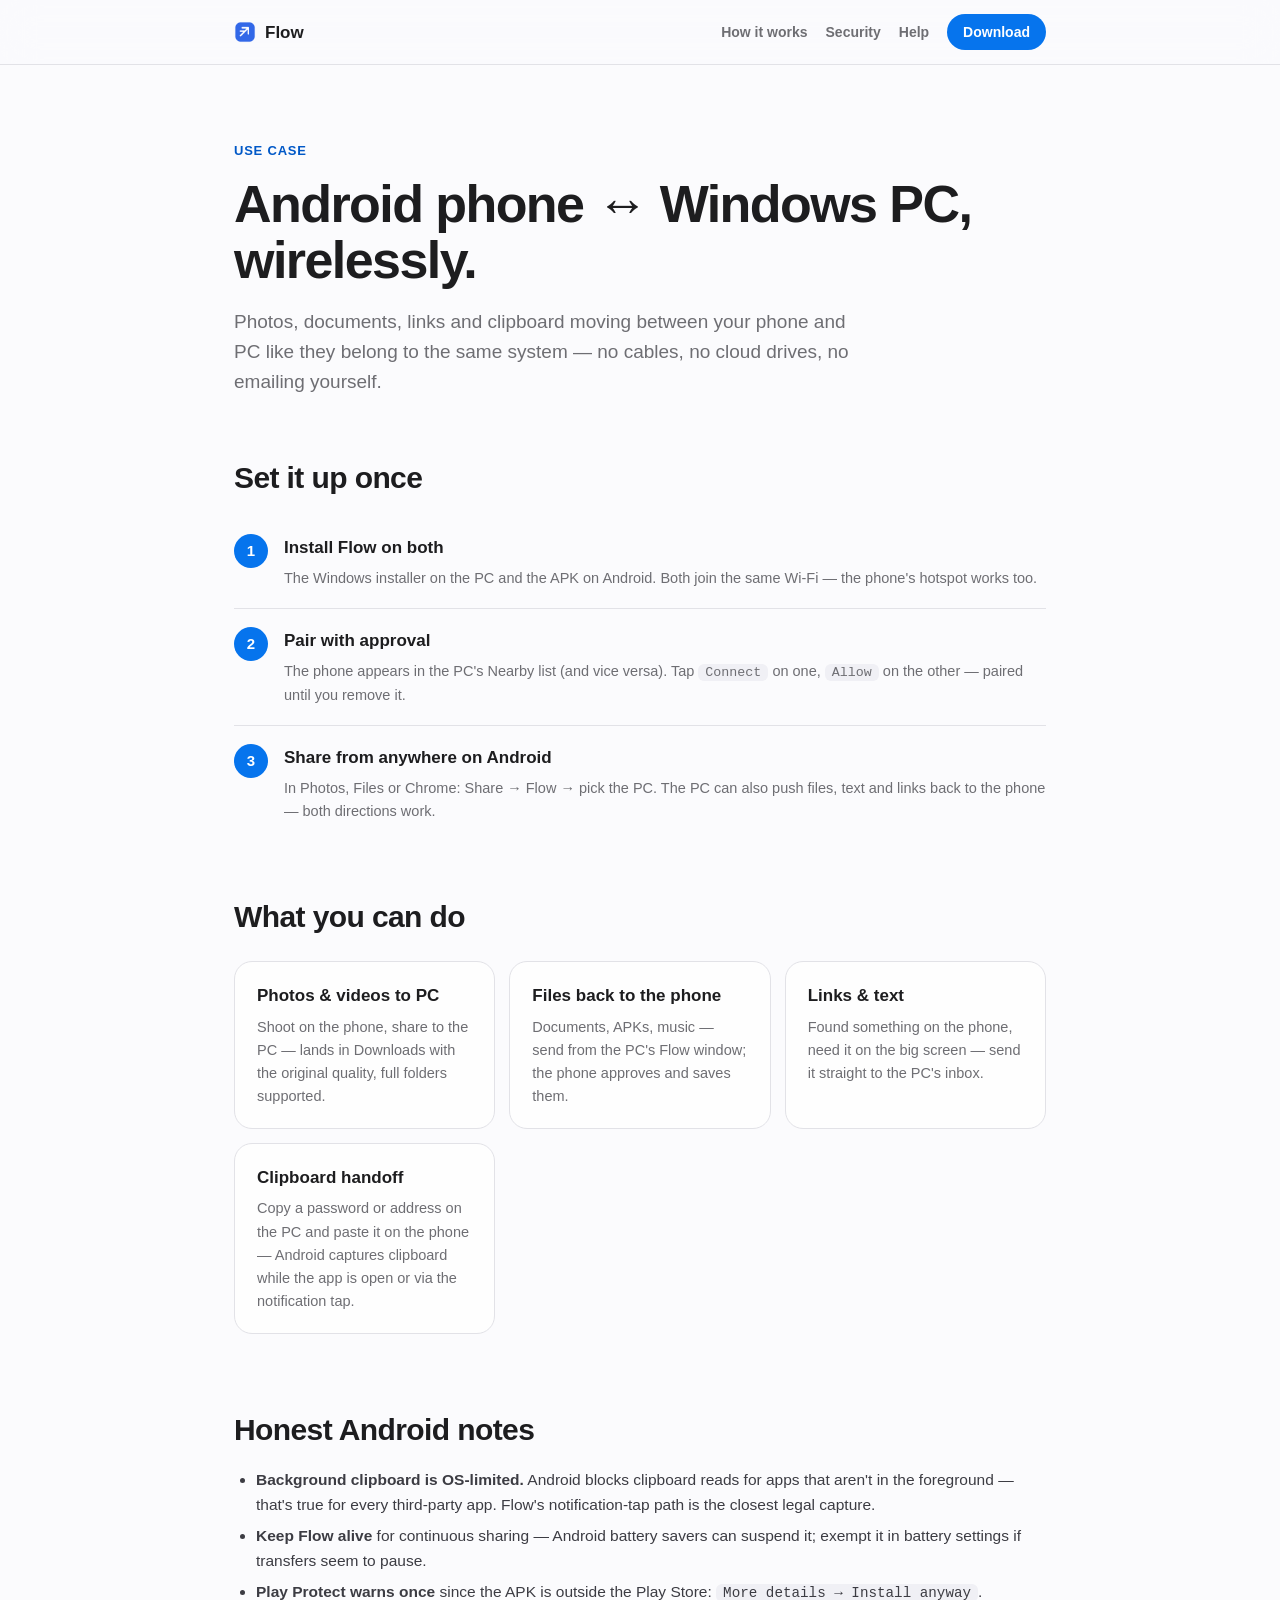
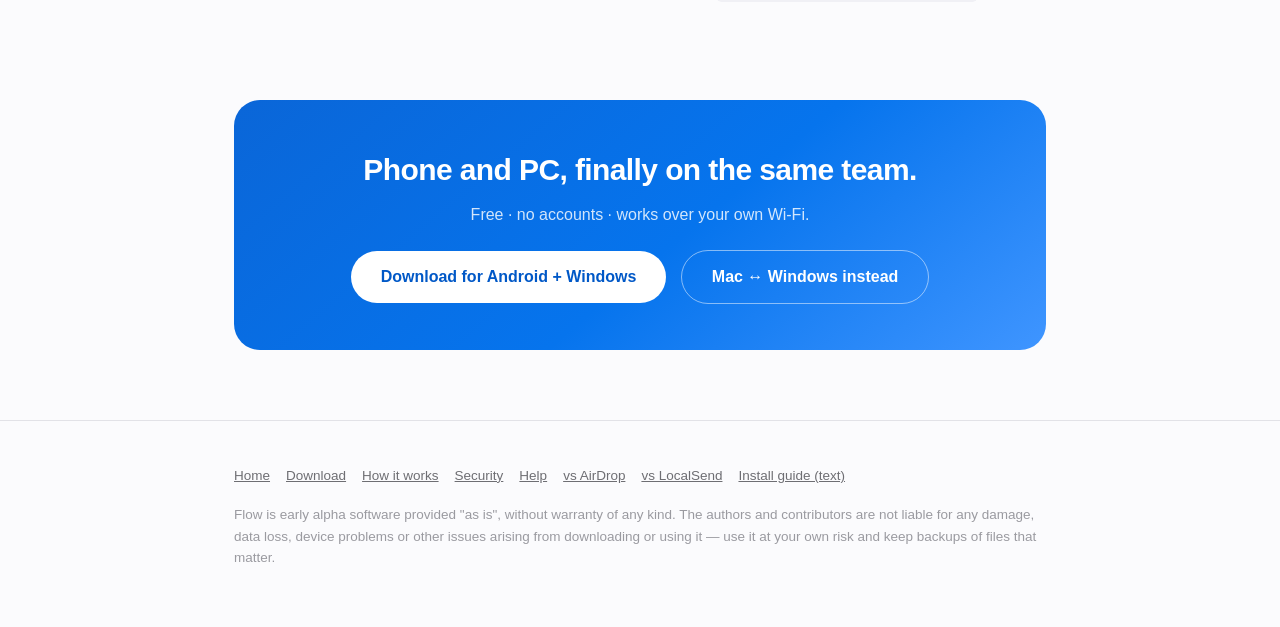
<file: use-cases/android-to-windows/index.html>
<!doctype html>
<html lang="en">
  <head>
    <meta charset="utf-8" />
    <meta name="viewport" content="width=device-width, initial-scale=1" />
    <title>Send files from Android to Windows PC — wireless, like AirDrop</title>
    <meta
      name="description"
      content="How to send photos, files, text and links from an Android phone to a Windows PC wirelessly — and back. Flow's share-sheet integration and shared clipboard make your phone and PC work like one system."
    />
    <link rel="canonical" href="https://platiniumtermite.github.io/use-cases/android-to-windows/" />
    <meta property="og:type" content="website" />
    <meta property="og:title" content="Android → Windows file sharing, the AirDrop way" />
    <meta
      property="og:description"
      content="Send files, photos, text and links between Android and Windows over Wi-Fi — plus shared clipboard, no cables, no uploads."
    />
    <meta property="og:url" content="https://platiniumtermite.github.io/use-cases/android-to-windows/" />
    <meta property="og:image" content="https://platiniumtermite.github.io/Flow.png" />
    <meta name="twitter:card" content="summary" />
    <meta
      name="google-site-verification"
      content="go0T_P_wX81kLyziP_LCDEu0iZBkW4DK059RLP5fNl0"
    />
    <link rel="icon" type="image/png" href="/Flow.png" />
    <link rel="stylesheet" href="/assets/page.css" />
    <script type="application/ld+json">
      {
        "@context": "https://schema.org",
        "@type": "BreadcrumbList",
        "itemListElement": [
          {
            "@type": "ListItem",
            "position": 1,
            "name": "Flow",
            "item": "https://platiniumtermite.github.io/"
          },
          {
            "@type": "ListItem",
            "position": 2,
            "name": "Android to Windows",
            "item": "https://platiniumtermite.github.io/use-cases/android-to-windows/"
          }
        ]
      }
    </script>
  </head>
  <body>
    <header class="site-head">
      <div class="in">
        <a class="logo" href="/"><img src="/Flow.png" alt="Flow logo" />Flow</a>
        <nav>
          <a href="/how-it-works/">How it works</a>
          <a href="/security/">Security</a>
          <a href="/help/">Help</a>
          <a class="cta" href="/download/">Download</a>
        </nav>
      </div>
    </header>
    <main class="wrap">
      <div class="page-hero">
        <p class="eyebrow">Use case</p>
        <h1>Android phone ↔ Windows PC, wirelessly.</h1>
        <p class="lede">
          Photos, documents, links and clipboard moving between your phone and
          PC like they belong to the same system — no cables, no cloud drives,
          no emailing yourself.
        </p>
      </div>

      <section>
        <h2>Set it up once</h2>
        <div class="steps">
          <div class="step">
            <div class="n"></div>
            <div>
              <h3>Install Flow on both</h3>
              <p>
                The Windows installer on the PC and the APK on Android. Both
                join the same Wi-Fi — the phone's hotspot works too.
              </p>
            </div>
          </div>
          <div class="step">
            <div class="n"></div>
            <div>
              <h3>Pair with approval</h3>
              <p>
                The phone appears in the PC's Nearby list (and vice versa).
                Tap <code>Connect</code> on one, <code>Allow</code> on the
                other — paired until you remove it.
              </p>
            </div>
          </div>
          <div class="step">
            <div class="n"></div>
            <div>
              <h3>Share from anywhere on Android</h3>
              <p>
                In Photos, Files or Chrome: Share → Flow → pick the PC. The
                PC can also push files, text and links back to the phone —
                both directions work.
              </p>
            </div>
          </div>
        </div>
      </section>

      <section>
        <h2>What you can do</h2>
        <div class="cards">
          <div class="card">
            <h3>Photos &amp; videos to PC</h3>
            <p>
              Shoot on the phone, share to the PC — lands in Downloads with
              the original quality, full folders supported.
            </p>
          </div>
          <div class="card">
            <h3>Files back to the phone</h3>
            <p>
              Documents, APKs, music — send from the PC's Flow window; the
              phone approves and saves them.
            </p>
          </div>
          <div class="card">
            <h3>Links &amp; text</h3>
            <p>
              Found something on the phone, need it on the big screen — send
              it straight to the PC's inbox.
            </p>
          </div>
          <div class="card">
            <h3>Clipboard handoff</h3>
            <p>
              Copy a password or address on the PC and paste it on the phone —
              Android captures clipboard while the app is open or via the
              notification tap.
            </p>
          </div>
        </div>
      </section>

      <section>
        <h2>Honest Android notes</h2>
        <ul>
          <li>
            <strong>Background clipboard is OS-limited.</strong> Android blocks
            clipboard reads for apps that aren't in the foreground — that's
            true for every third-party app. Flow's notification-tap path is
            the closest legal capture.
          </li>
          <li>
            <strong>Keep Flow alive</strong> for continuous sharing — Android
            battery savers can suspend it; exempt it in battery settings if
            transfers seem to pause.
          </li>
          <li>
            <strong>Play Protect warns once</strong> since the APK is outside
            the Play Store: <code>More details → Install anyway</code>.
          </li>
        </ul>
      </section>

      <div class="cta-band">
        <h2>Phone and PC, finally on the same team.</h2>
        <p>Free · no accounts · works over your own Wi-Fi.</p>
        <a class="btn" href="/download/">Download for Android + Windows</a>
        <a class="btn ghost" href="/use-cases/mac-to-windows/">Mac ↔ Windows instead</a>
      </div>
    </main>
    <footer class="site-foot">
      <div class="wrap">
        <div class="links">
          <a href="/">Home</a>
          <a href="/download/">Download</a>
          <a href="/how-it-works/">How it works</a>
          <a href="/security/">Security</a>
          <a href="/help/">Help</a>
          <a href="/alternatives/airdrop/">vs AirDrop</a>
          <a href="/alternatives/localsend/">vs LocalSend</a>
          <a href="/install.txt">Install guide (text)</a>
        </div>
        <p class="fine">
          Flow is early alpha software provided "as is", without warranty of
          any kind. The authors and contributors are not liable for any damage,
          data loss, device problems or other issues arising from downloading
          or using it — use it at your own risk and keep backups of files that
          matter.
        </p>
      </div>
    </footer>
  </body>
</html>
</file>
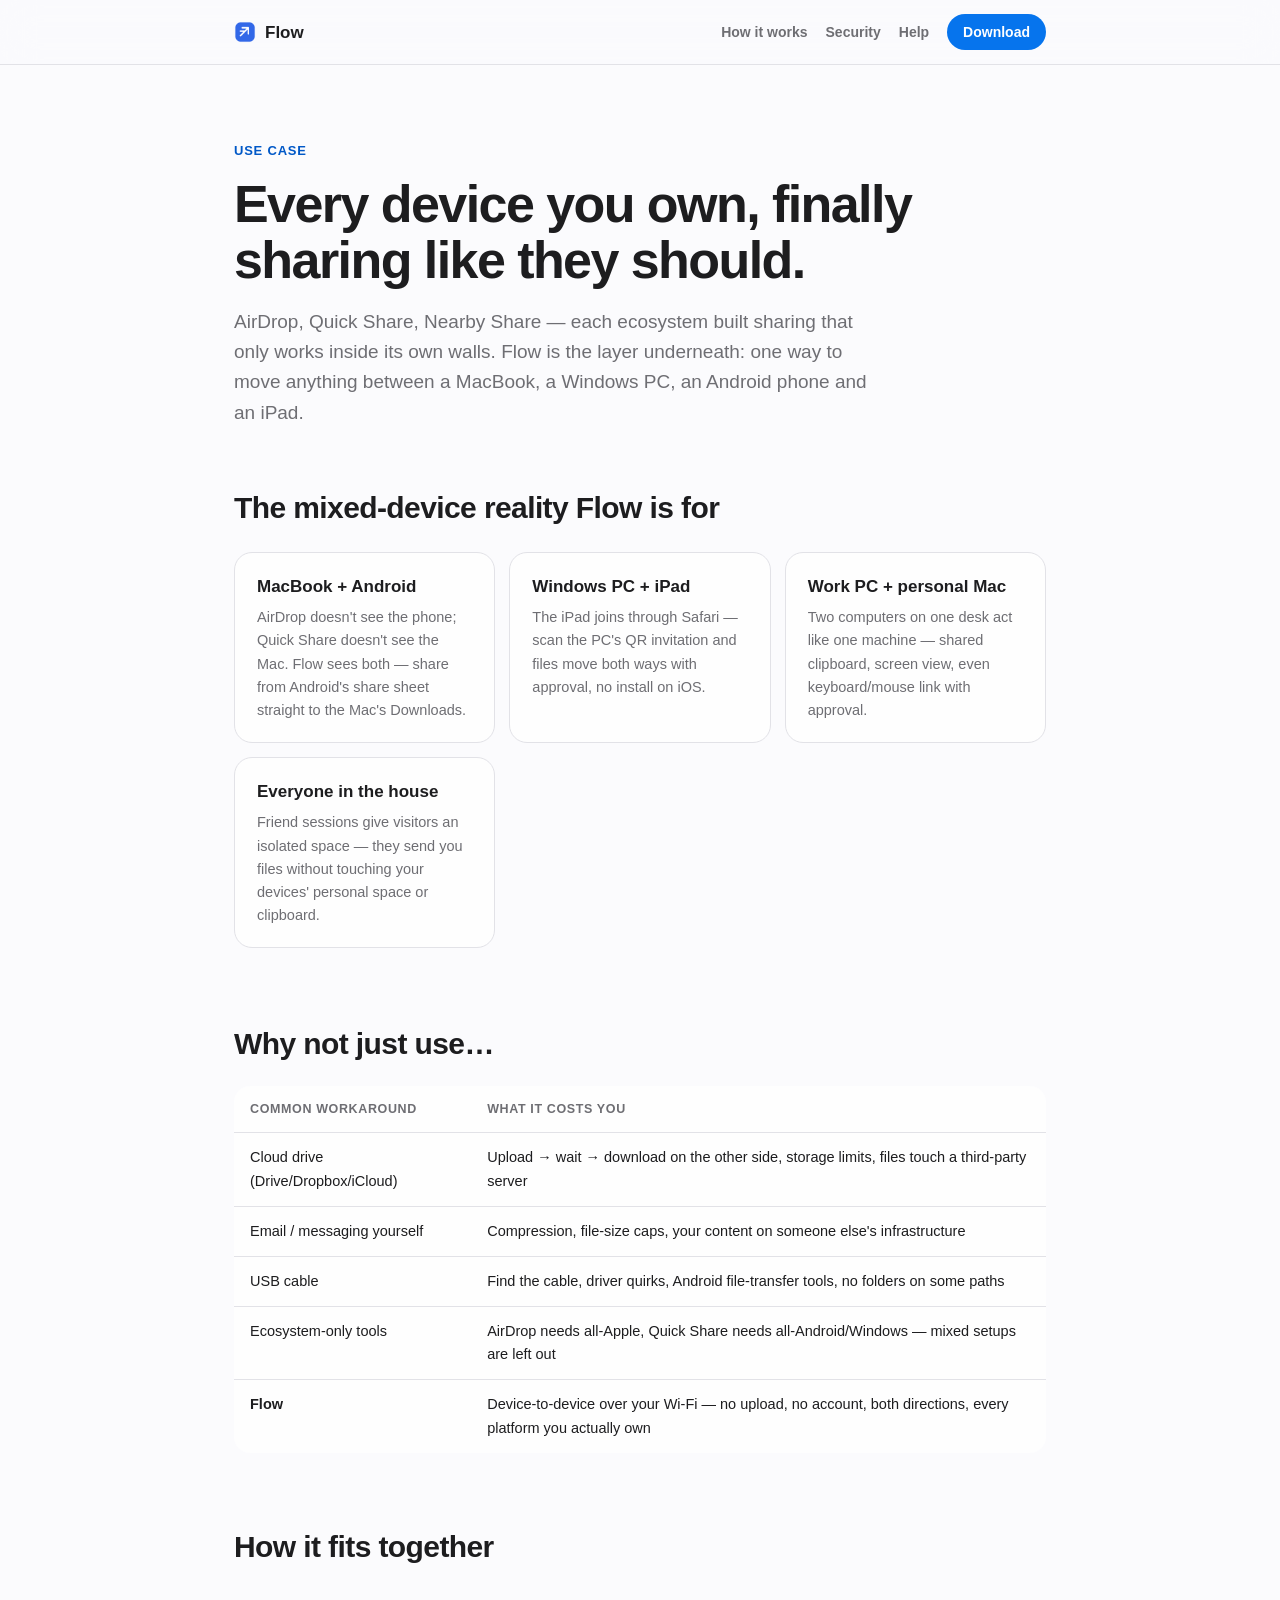
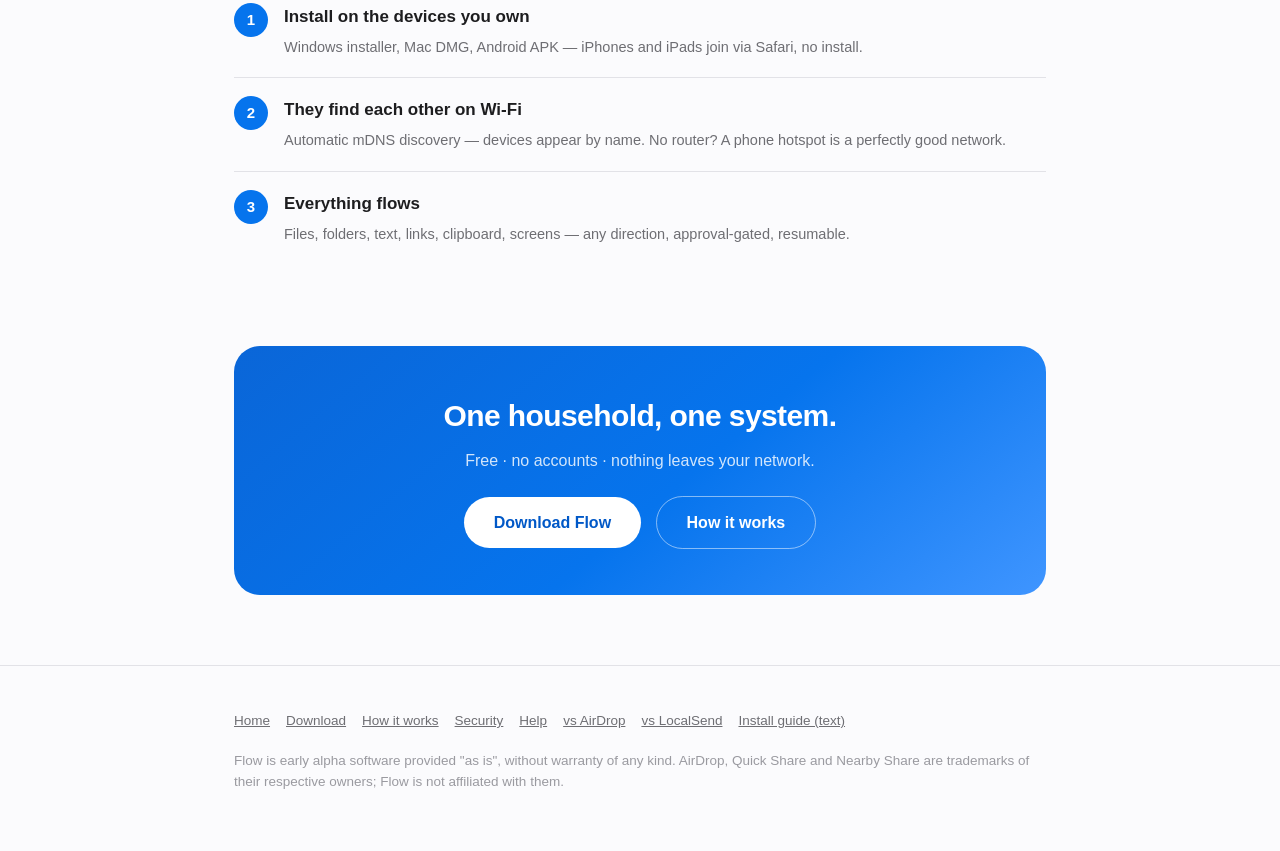
<file: use-cases/cross-platform-file-sharing/index.html>
<!doctype html>
<html lang="en">
  <head>
    <meta charset="utf-8" />
    <meta name="viewport" content="width=device-width, initial-scale=1" />
    <title>Cross-platform file sharing between every device you own — Flow</title>
    <meta
      name="description"
      content="Share files between Mac, Windows, Android and iPhone without clouds, cables or accounts. Flow gives a mixed-device household the continuity features each ecosystem keeps for itself."
    />
    <link rel="canonical" href="https://platiniumtermite.github.io/use-cases/cross-platform-file-sharing/" />
    <meta property="og:type" content="website" />
    <meta property="og:title" content="Cross-platform file sharing for mixed-device households" />
    <meta
      property="og:description"
      content="One way to move files between Mac, Windows, Android and iPhone — local, private and free."
    />
    <meta property="og:url" content="https://platiniumtermite.github.io/use-cases/cross-platform-file-sharing/" />
    <meta property="og:image" content="https://platiniumtermite.github.io/Flow.png" />
    <meta name="twitter:card" content="summary" />
    <meta
      name="google-site-verification"
      content="go0T_P_wX81kLyziP_LCDEu0iZBkW4DK059RLP5fNl0"
    />
    <link rel="icon" type="image/png" href="/Flow.png" />
    <link rel="stylesheet" href="/assets/page.css" />
    <script type="application/ld+json">
      {
        "@context": "https://schema.org",
        "@type": "BreadcrumbList",
        "itemListElement": [
          {
            "@type": "ListItem",
            "position": 1,
            "name": "Flow",
            "item": "https://platiniumtermite.github.io/"
          },
          {
            "@type": "ListItem",
            "position": 2,
            "name": "Cross-platform file sharing",
            "item": "https://platiniumtermite.github.io/use-cases/cross-platform-file-sharing/"
          }
        ]
      }
    </script>
  </head>
  <body>
    <header class="site-head">
      <div class="in">
        <a class="logo" href="/"><img src="/Flow.png" alt="Flow logo" />Flow</a>
        <nav>
          <a href="/how-it-works/">How it works</a>
          <a href="/security/">Security</a>
          <a href="/help/">Help</a>
          <a class="cta" href="/download/">Download</a>
        </nav>
      </div>
    </header>
    <main class="wrap">
      <div class="page-hero">
        <p class="eyebrow">Use case</p>
        <h1>Every device you own, finally sharing like they should.</h1>
        <p class="lede">
          AirDrop, Quick Share, Nearby Share — each ecosystem built sharing
          that only works inside its own walls. Flow is the layer underneath:
          one way to move anything between a MacBook, a Windows PC, an Android
          phone and an iPad.
        </p>
      </div>

      <section>
        <h2>The mixed-device reality Flow is for</h2>
        <div class="cards">
          <div class="card">
            <h3>MacBook + Android</h3>
            <p>
              AirDrop doesn't see the phone; Quick Share doesn't see the Mac.
              Flow sees both — share from Android's share sheet straight to the
              Mac's Downloads.
            </p>
          </div>
          <div class="card">
            <h3>Windows PC + iPad</h3>
            <p>
              The iPad joins through Safari — scan the PC's QR invitation and
              files move both ways with approval, no install on iOS.
            </p>
          </div>
          <div class="card">
            <h3>Work PC + personal Mac</h3>
            <p>
              Two computers on one desk act like one machine — shared
              clipboard, screen view, even keyboard/mouse link with approval.
            </p>
          </div>
          <div class="card">
            <h3>Everyone in the house</h3>
            <p>
              Friend sessions give visitors an isolated space — they send you
              files without touching your devices' personal space or
              clipboard.
            </p>
          </div>
        </div>
      </section>

      <section>
        <h2>Why not just use…</h2>
        <table>
          <tr><th>Common workaround</th><th>What it costs you</th></tr>
          <tr>
            <td>Cloud drive (Drive/Dropbox/iCloud)</td>
            <td>Upload → wait → download on the other side, storage limits, files touch a third-party server</td>
          </tr>
          <tr>
            <td>Email / messaging yourself</td>
            <td>Compression, file-size caps, your content on someone else's infrastructure</td>
          </tr>
          <tr>
            <td>USB cable</td>
            <td>Find the cable, driver quirks, Android file-transfer tools, no folders on some paths</td>
          </tr>
          <tr>
            <td>Ecosystem-only tools</td>
            <td>AirDrop needs all-Apple, Quick Share needs all-Android/Windows — mixed setups are left out</td>
          </tr>
          <tr>
            <td><strong>Flow</strong></td>
            <td>Device-to-device over your Wi-Fi — no upload, no account, both directions, every platform you actually own</td>
          </tr>
        </table>
      </section>

      <section>
        <h2>How it fits together</h2>
        <div class="steps">
          <div class="step">
            <div class="n"></div>
            <div>
              <h3>Install on the devices you own</h3>
              <p>
                Windows installer, Mac DMG, Android APK — iPhones and iPads
                join via Safari, no install.
              </p>
            </div>
          </div>
          <div class="step">
            <div class="n"></div>
            <div>
              <h3>They find each other on Wi-Fi</h3>
              <p>
                Automatic mDNS discovery — devices appear by name. No router?
                A phone hotspot is a perfectly good network.
              </p>
            </div>
          </div>
          <div class="step">
            <div class="n"></div>
            <div>
              <h3>Everything flows</h3>
              <p>
                Files, folders, text, links, clipboard, screens — any
                direction, approval-gated, resumable.
              </p>
            </div>
          </div>
        </div>
      </section>

      <div class="cta-band">
        <h2>One household, one system.</h2>
        <p>Free · no accounts · nothing leaves your network.</p>
        <a class="btn" href="/download/">Download Flow</a>
        <a class="btn ghost" href="/how-it-works/">How it works</a>
      </div>
    </main>
    <footer class="site-foot">
      <div class="wrap">
        <div class="links">
          <a href="/">Home</a>
          <a href="/download/">Download</a>
          <a href="/how-it-works/">How it works</a>
          <a href="/security/">Security</a>
          <a href="/help/">Help</a>
          <a href="/alternatives/airdrop/">vs AirDrop</a>
          <a href="/alternatives/localsend/">vs LocalSend</a>
          <a href="/install.txt">Install guide (text)</a>
        </div>
        <p class="fine">
          Flow is early alpha software provided "as is", without warranty of
          any kind. AirDrop, Quick Share and Nearby Share are trademarks of
          their respective owners; Flow is not affiliated with them.
        </p>
      </div>
    </footer>
  </body>
</html>
</file>
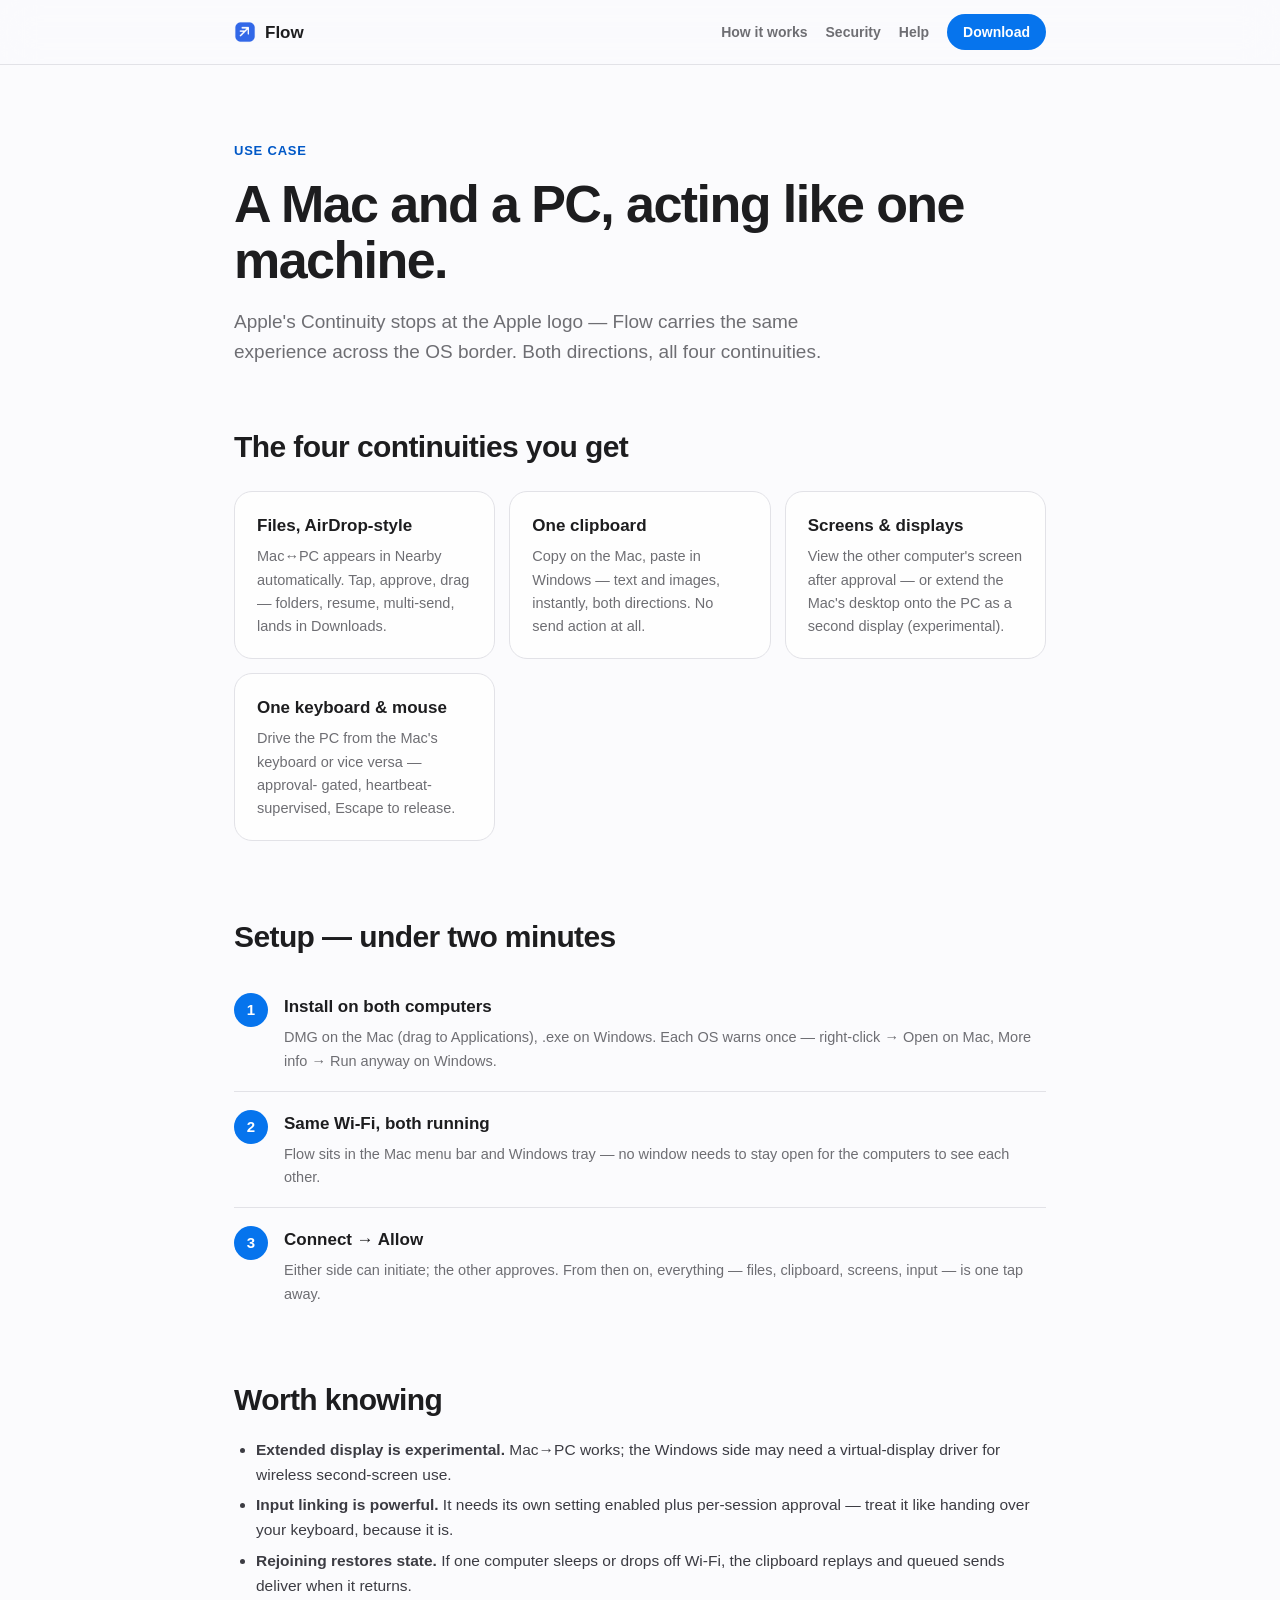
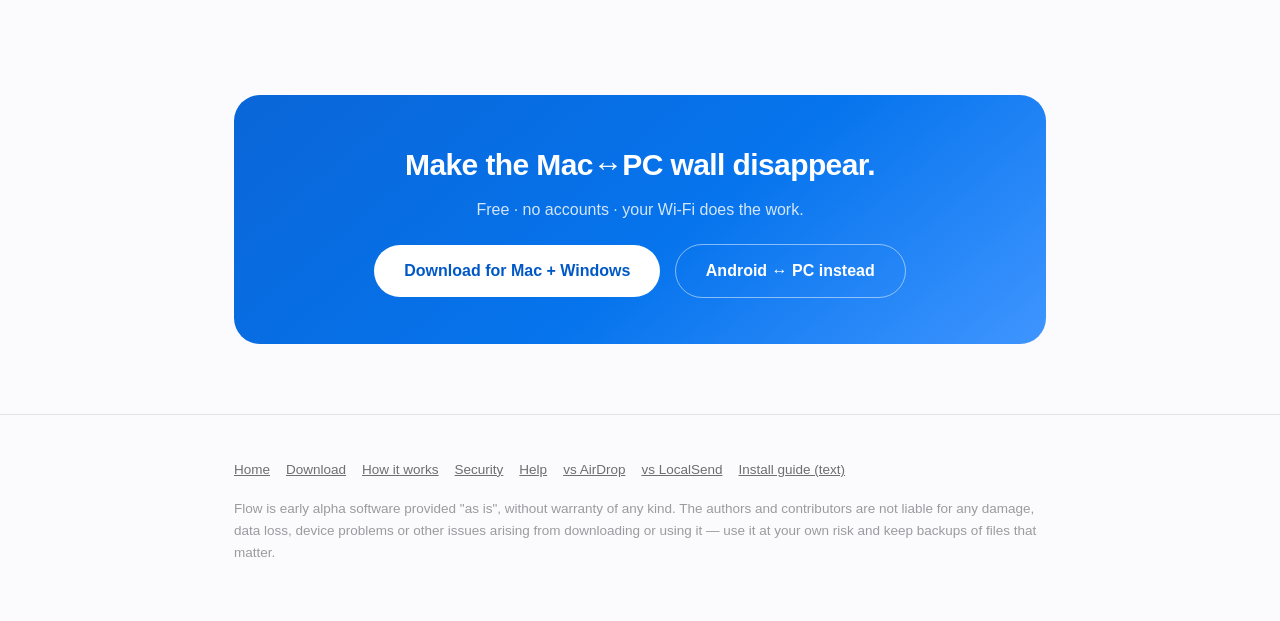
<file: use-cases/mac-to-windows/index.html>
<!doctype html>
<html lang="en">
  <head>
    <meta charset="utf-8" />
    <meta name="viewport" content="width=device-width, initial-scale=1" />
    <title>Share between Mac and Windows — files, clipboard, display &amp; input</title>
    <meta
      name="description"
      content="How to make a Mac and a Windows PC work like one system: AirDrop-style file sharing, one shared clipboard, screen sharing, extended display and keyboard/mouse linking over Wi-Fi."
    />
    <link rel="canonical" href="https://platiniumtermite.github.io/use-cases/mac-to-windows/" />
    <meta property="og:type" content="website" />
    <meta property="og:title" content="Mac ↔ Windows continuity — files, clipboard, displays" />
    <meta
      property="og:description"
      content="AirDrop-style transfers, shared clipboard, second-display extension and keyboard/mouse link between a Mac and a Windows PC."
    />
    <meta property="og:url" content="https://platiniumtermite.github.io/use-cases/mac-to-windows/" />
    <meta property="og:image" content="https://platiniumtermite.github.io/Flow.png" />
    <meta name="twitter:card" content="summary" />
    <meta
      name="google-site-verification"
      content="go0T_P_wX81kLyziP_LCDEu0iZBkW4DK059RLP5fNl0"
    />
    <link rel="icon" type="image/png" href="/Flow.png" />
    <link rel="stylesheet" href="/assets/page.css" />
    <script type="application/ld+json">
      {
        "@context": "https://schema.org",
        "@type": "BreadcrumbList",
        "itemListElement": [
          {
            "@type": "ListItem",
            "position": 1,
            "name": "Flow",
            "item": "https://platiniumtermite.github.io/"
          },
          {
            "@type": "ListItem",
            "position": 2,
            "name": "Mac to Windows",
            "item": "https://platiniumtermite.github.io/use-cases/mac-to-windows/"
          }
        ]
      }
    </script>
  </head>
  <body>
    <header class="site-head">
      <div class="in">
        <a class="logo" href="/"><img src="/Flow.png" alt="Flow logo" />Flow</a>
        <nav>
          <a href="/how-it-works/">How it works</a>
          <a href="/security/">Security</a>
          <a href="/help/">Help</a>
          <a class="cta" href="/download/">Download</a>
        </nav>
      </div>
    </header>
    <main class="wrap">
      <div class="page-hero">
        <p class="eyebrow">Use case</p>
        <h1>A Mac and a PC, acting like one machine.</h1>
        <p class="lede">
          Apple's Continuity stops at the Apple logo — Flow carries the same
          experience across the OS border. Both directions, all four
          continuities.
        </p>
      </div>

      <section>
        <h2>The four continuities you get</h2>
        <div class="cards">
          <div class="card">
            <h3>Files, AirDrop-style</h3>
            <p>
              Mac↔PC appears in Nearby automatically. Tap, approve, drag —
              folders, resume, multi-send, lands in Downloads.
            </p>
          </div>
          <div class="card">
            <h3>One clipboard</h3>
            <p>
              Copy on the Mac, paste in Windows — text and images, instantly,
              both directions. No send action at all.
            </p>
          </div>
          <div class="card">
            <h3>Screens &amp; displays</h3>
            <p>
              View the other computer's screen after approval — or extend the
              Mac's desktop onto the PC as a second display (experimental).
            </p>
          </div>
          <div class="card">
            <h3>One keyboard &amp; mouse</h3>
            <p>
              Drive the PC from the Mac's keyboard or vice versa — approval-
              gated, heartbeat-supervised, Escape to release.
            </p>
          </div>
        </div>
      </section>

      <section>
        <h2>Setup — under two minutes</h2>
        <div class="steps">
          <div class="step">
            <div class="n"></div>
            <div>
              <h3>Install on both computers</h3>
              <p>
                DMG on the Mac (drag to Applications), .exe on Windows. Each
                OS warns once — right-click → Open on Mac, More info → Run
                anyway on Windows.
              </p>
            </div>
          </div>
          <div class="step">
            <div class="n"></div>
            <div>
              <h3>Same Wi-Fi, both running</h3>
              <p>
                Flow sits in the Mac menu bar and Windows tray — no window
                needs to stay open for the computers to see each other.
              </p>
            </div>
          </div>
          <div class="step">
            <div class="n"></div>
            <div>
              <h3>Connect → Allow</h3>
              <p>
                Either side can initiate; the other approves. From then on,
                everything — files, clipboard, screens, input — is one tap away.
              </p>
            </div>
          </div>
        </div>
      </section>

      <section>
        <h2>Worth knowing</h2>
        <ul>
          <li>
            <strong>Extended display is experimental.</strong> Mac→PC works;
            the Windows side may need a virtual-display driver for wireless
            second-screen use.
          </li>
          <li>
            <strong>Input linking is powerful.</strong> It needs its own
            setting enabled plus per-session approval — treat it like handing
            over your keyboard, because it is.
          </li>
          <li>
            <strong>Rejoining restores state.</strong> If one computer sleeps
            or drops off Wi-Fi, the clipboard replays and queued sends deliver
            when it returns.
          </li>
        </ul>
      </section>

      <div class="cta-band">
        <h2>Make the Mac↔PC wall disappear.</h2>
        <p>Free · no accounts · your Wi-Fi does the work.</p>
        <a class="btn" href="/download/">Download for Mac + Windows</a>
        <a class="btn ghost" href="/use-cases/android-to-windows/">Android ↔ PC instead</a>
      </div>
    </main>
    <footer class="site-foot">
      <div class="wrap">
        <div class="links">
          <a href="/">Home</a>
          <a href="/download/">Download</a>
          <a href="/how-it-works/">How it works</a>
          <a href="/security/">Security</a>
          <a href="/help/">Help</a>
          <a href="/alternatives/airdrop/">vs AirDrop</a>
          <a href="/alternatives/localsend/">vs LocalSend</a>
          <a href="/install.txt">Install guide (text)</a>
        </div>
        <p class="fine">
          Flow is early alpha software provided "as is", without warranty of
          any kind. The authors and contributors are not liable for any damage,
          data loss, device problems or other issues arising from downloading
          or using it — use it at your own risk and keep backups of files that
          matter.
        </p>
      </div>
    </footer>
  </body>
</html>
</file>
<file: assets/page.css>
/* Shared stylesheet for Flow discovery pages — same design language as the
   landing page: SF stack, #fbfbfd canvas, hairline cards, blue accent. */
:root {
  --blue: #0674ed;
  --blue-deep: #0058c7;
  --ink: #1d1d1f;
  --muted: #6e6e73;
  --line: #e2e2e7;
  --card: rgba(255, 255, 255, 0.72);
  --bg: #fbfbfd;
}
* { box-sizing: border-box; }
body {
  margin: 0;
  font-family:
    -apple-system, BlinkMacSystemFont, "SF Pro Display", "Segoe UI", Roboto,
    Helvetica, Arial, sans-serif;
  background: var(--bg);
  color: var(--ink);
  -webkit-font-smoothing: antialiased;
  line-height: 1.6;
}
a { color: var(--blue-deep); }
code {
  background: #f0f0f5;
  border-radius: 6px;
  padding: 1px 7px;
  font-size: 0.92em;
  font-family: ui-monospace, "SF Mono", Menlo, monospace;
}
.wrap { max-width: 860px; margin: 0 auto; padding: 0 24px; }

/* header */
.site-head {
  position: sticky;
  top: 0;
  z-index: 10;
  backdrop-filter: blur(18px) saturate(1.6);
  background: rgba(251, 251, 253, 0.8);
  border-bottom: 1px solid var(--line);
}
.site-head .in {
  max-width: 860px;
  margin: 0 auto;
  padding: 14px 24px;
  display: flex;
  align-items: center;
  gap: 10px;
}
.site-head .logo {
  display: flex;
  align-items: center;
  gap: 9px;
  font-weight: 750;
  font-size: 17px;
  color: var(--ink);
  text-decoration: none;
}
.site-head .logo img { width: 22px; height: 22px; border-radius: 6px; }
.site-head nav { margin-left: auto; display: flex; gap: 18px; align-items: center; }
.site-head nav a {
  color: var(--muted);
  text-decoration: none;
  font-size: 14px;
  font-weight: 550;
}
.site-head nav a:hover { color: var(--ink); }
.site-head nav a.cta {
  background: var(--blue);
  color: #fff;
  padding: 7px 16px;
  border-radius: 999px;
  font-weight: 650;
}
.site-head nav a.cta:hover { background: var(--blue-deep); color: #fff; }

/* hero */
.page-hero { padding: 76px 0 30px; }
.eyebrow {
  color: var(--blue-deep);
  font-size: 13px;
  font-weight: 700;
  letter-spacing: 0.06em;
  text-transform: uppercase;
  margin: 0 0 14px;
}
.page-hero h1 {
  font-size: clamp(34px, 5.4vw, 52px);
  letter-spacing: -0.03em;
  line-height: 1.08;
  margin: 0 0 18px;
}
.page-hero .lede {
  font-size: clamp(16px, 2.2vw, 19px);
  color: var(--muted);
  max-width: 640px;
  margin: 0;
}
section { padding: 26px 0; }
h2 {
  font-size: clamp(22px, 3.4vw, 30px);
  letter-spacing: -0.02em;
  margin: 0 0 14px;
}
h3 { font-size: 17px; margin: 0 0 6px; }
p { margin: 0 0 12px; }
section p, section li { color: #3c3c43; font-size: 15.5px; }
section ul, section ol { padding-left: 22px; margin: 8px 0 14px; }
section li + li { margin-top: 6px; }

/* cards */
.cards {
  display: grid;
  grid-template-columns: repeat(auto-fit, minmax(240px, 1fr));
  gap: 14px;
  margin: 20px 0;
}
.card {
  background: var(--card);
  border: 1px solid var(--line);
  border-radius: 18px;
  padding: 20px 22px;
}
.card p { color: var(--muted); font-size: 14.5px; margin: 0; }

/* steps */
.steps { counter-reset: step; }
.step {
  display: flex;
  gap: 16px;
  padding: 18px 0;
  border-bottom: 1px solid var(--line);
}
.step:last-child { border-bottom: 0; }
.step .n {
  counter-increment: step;
  flex: 0 0 34px;
  height: 34px;
  border-radius: 50%;
  background: var(--blue);
  color: #fff;
  display: grid;
  place-items: center;
  font-weight: 700;
  font-size: 15px;
}
.step .n::before { content: counter(step); }
.step p { margin: 2px 0 0; color: var(--muted); font-size: 14.5px; }

/* comparison table */
table {
  width: 100%;
  border-collapse: collapse;
  margin: 18px 0;
  font-size: 14.5px;
  background: var(--card);
  border-radius: 16px;
  overflow: hidden;
}
th, td {
  text-align: left;
  padding: 13px 16px;
  border-bottom: 1px solid var(--line);
  vertical-align: top;
}
th { font-size: 12.5px; text-transform: uppercase; letter-spacing: 0.05em; color: var(--muted); }
tr:last-child td { border-bottom: 0; }
td .yes { color: #0a7a3c; font-weight: 650; }
td .no { color: #b3261e; }
td .part { color: #a0620a; }

/* CTA band */
.cta-band {
  margin: 56px 0 70px;
  background: linear-gradient(140deg, #0a66d8, #0674ed 55%, #3f95ff);
  border-radius: 26px;
  padding: 46px 40px;
  color: #fff;
  text-align: center;
}
.cta-band h2 { color: #fff; margin-bottom: 8px; }
.cta-band p { color: rgba(255, 255, 255, 0.82); margin-bottom: 22px; }
.cta-band a.btn {
  display: inline-block;
  background: #fff;
  color: var(--blue-deep);
  font-weight: 700;
  text-decoration: none;
  border-radius: 999px;
  padding: 13px 30px;
  font-size: 16px;
}
.cta-band a.btn.ghost {
  background: transparent;
  color: #fff;
  border: 1px solid rgba(255, 255, 255, 0.5);
  margin-left: 10px;
}

/* note + warn blocks */
.note, .warn {
  border-radius: 16px;
  padding: 16px 20px;
  font-size: 14.5px;
  margin: 18px 0;
}
.note { background: #eef5ff; border: 1px solid #cfe3fb; color: #1d4e8f; }
.warn { background: #fff8e6; border: 1px solid #f0e2b4; color: #6b5510; }
.note code, .warn code { background: rgba(0, 0, 0, 0.06); }

/* download buttons */
.dl-row { display: flex; flex-wrap: wrap; gap: 12px; margin: 22px 0; }
a.dl {
  display: flex;
  flex-direction: column;
  gap: 2px;
  background: var(--card);
  border: 1px solid var(--line);
  border-radius: 16px;
  padding: 14px 20px;
  text-decoration: none;
  color: var(--ink);
  min-width: 190px;
}
a.dl b { font-size: 15px; }
a.dl small { color: var(--muted); font-size: 12.5px; }
a.dl:hover { border-color: var(--blue); }

/* footer */
.site-foot {
  border-top: 1px solid var(--line);
  padding: 34px 0 46px;
  color: var(--muted);
  font-size: 13.5px;
}
.site-foot .links { display: flex; flex-wrap: wrap; gap: 16px; margin: 10px 0 18px; }
.site-foot a { color: var(--muted); }
.site-foot .fine { color: #9a9aa0; line-height: 1.6; }

@media (max-width: 640px) {
  .page-hero { padding: 52px 0 22px; }
  .cta-band { padding: 34px 22px; }
  .site-head nav a:not(.cta) { display: none; }
}
</file>
